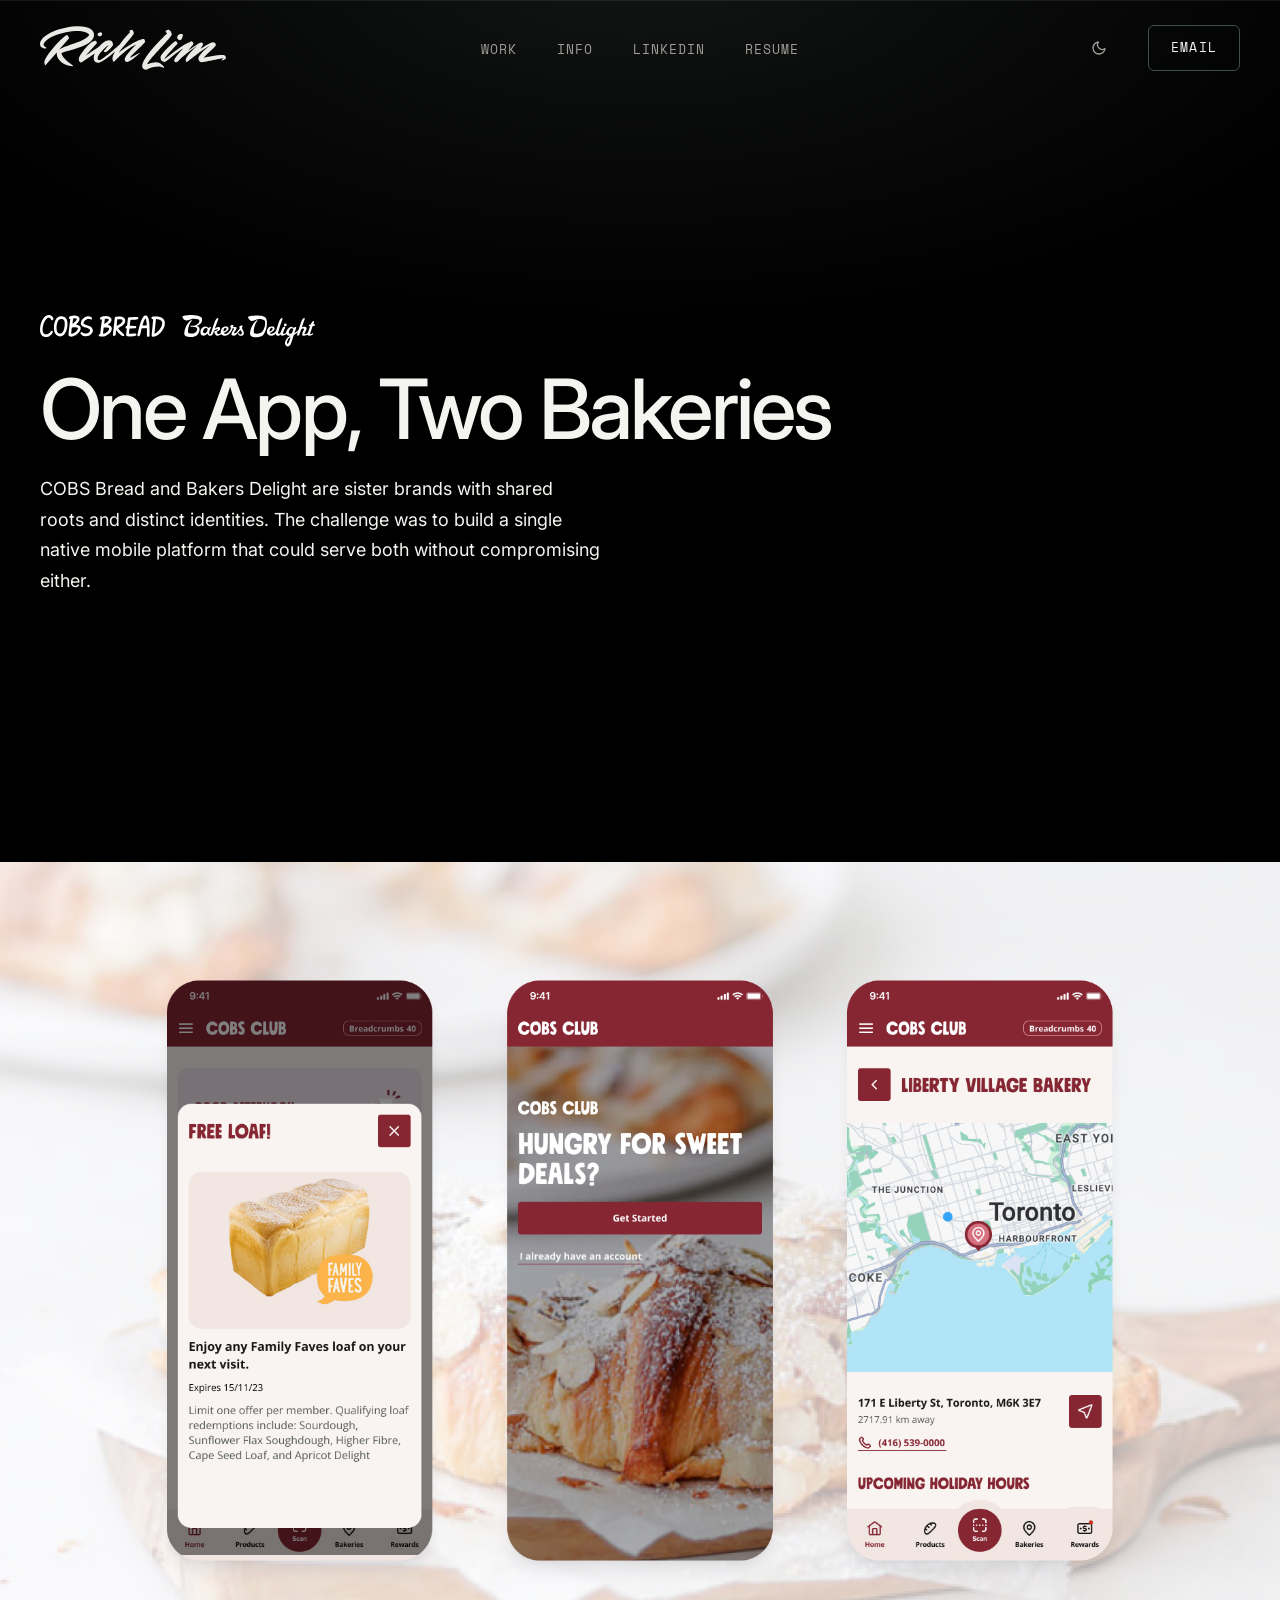
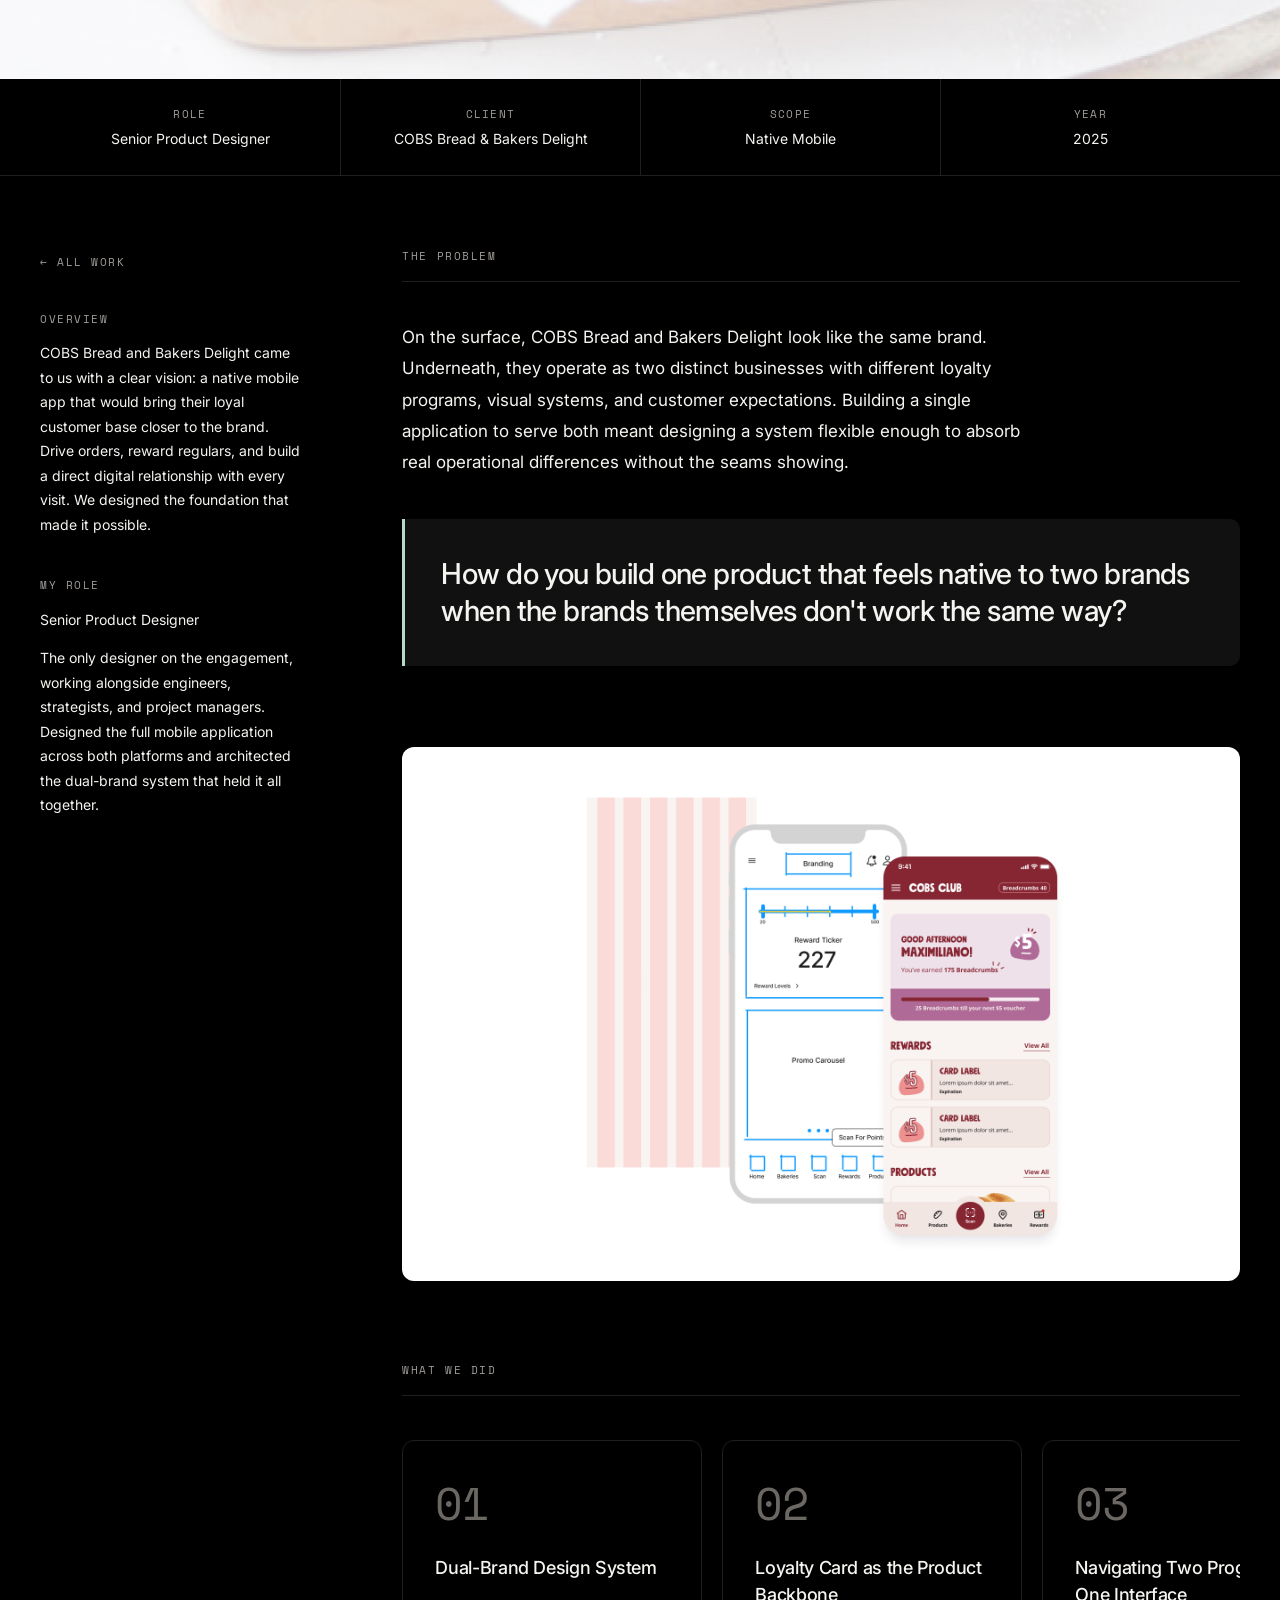
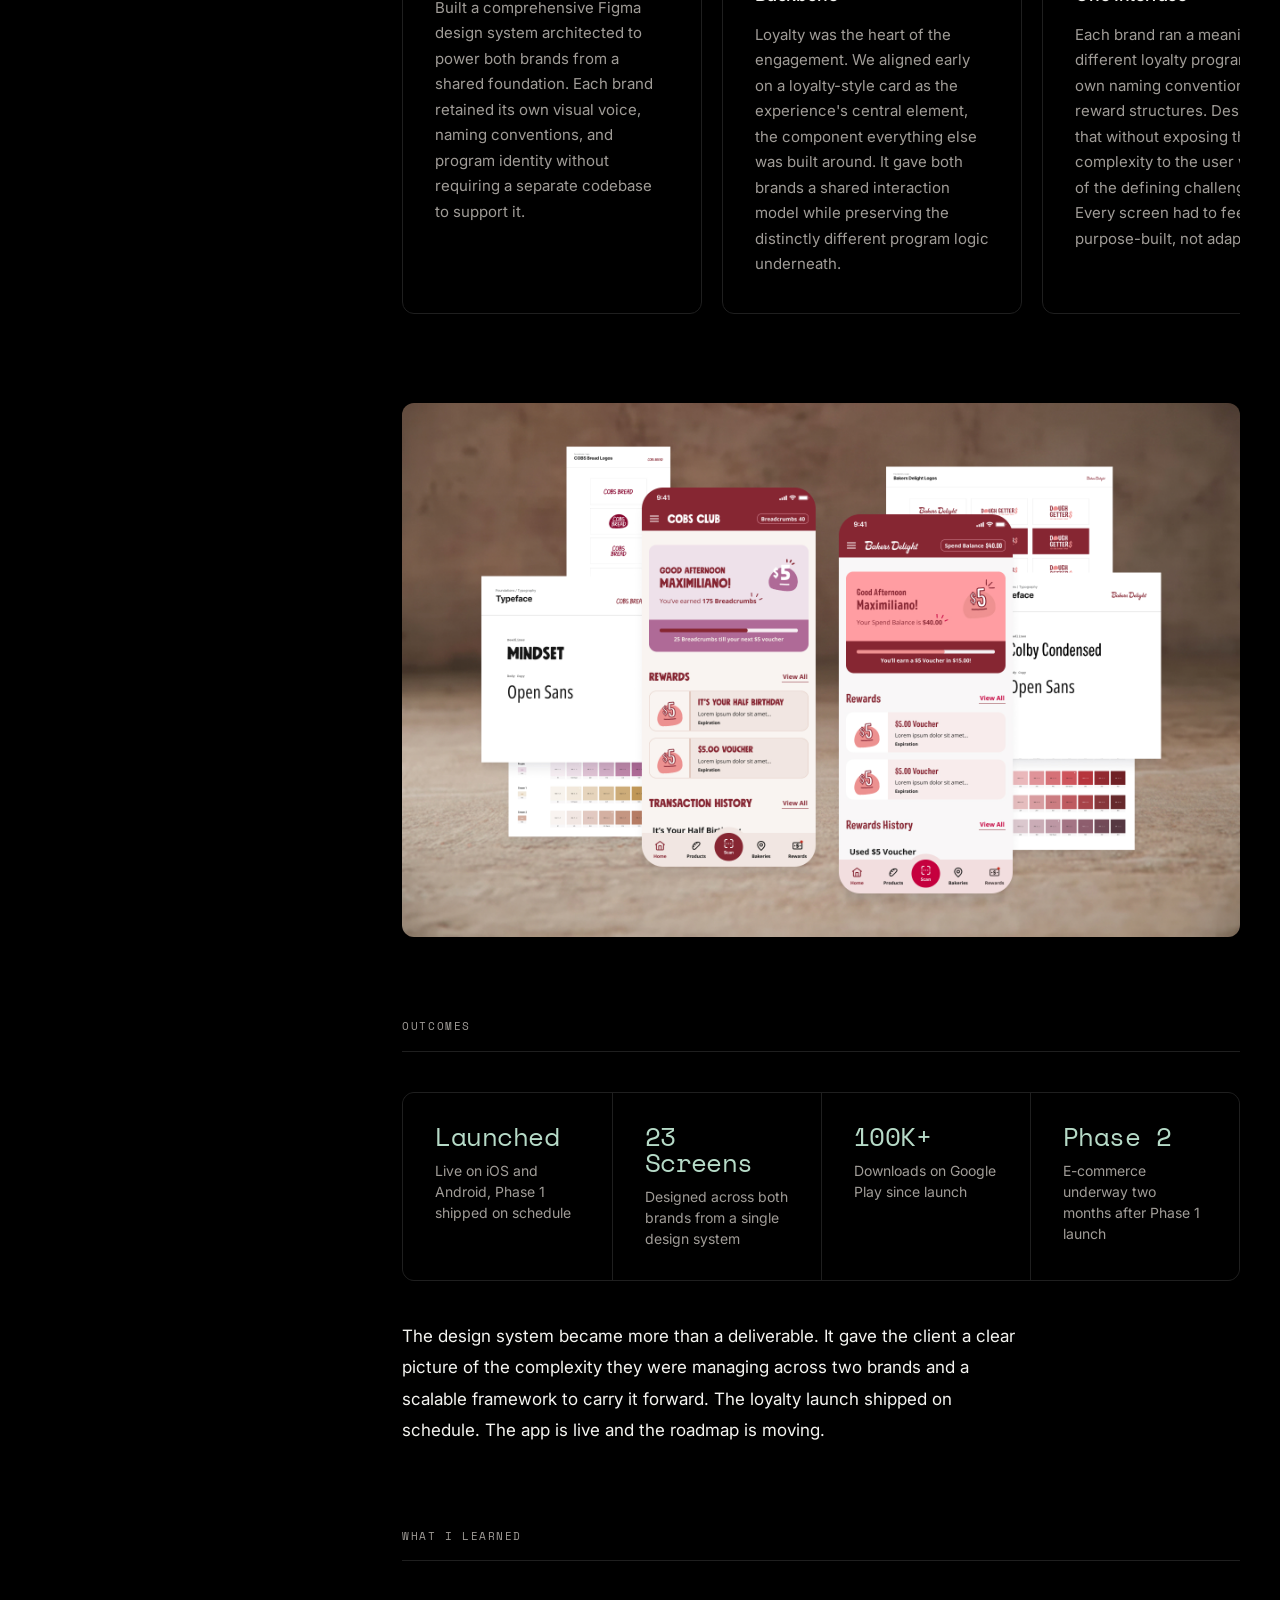
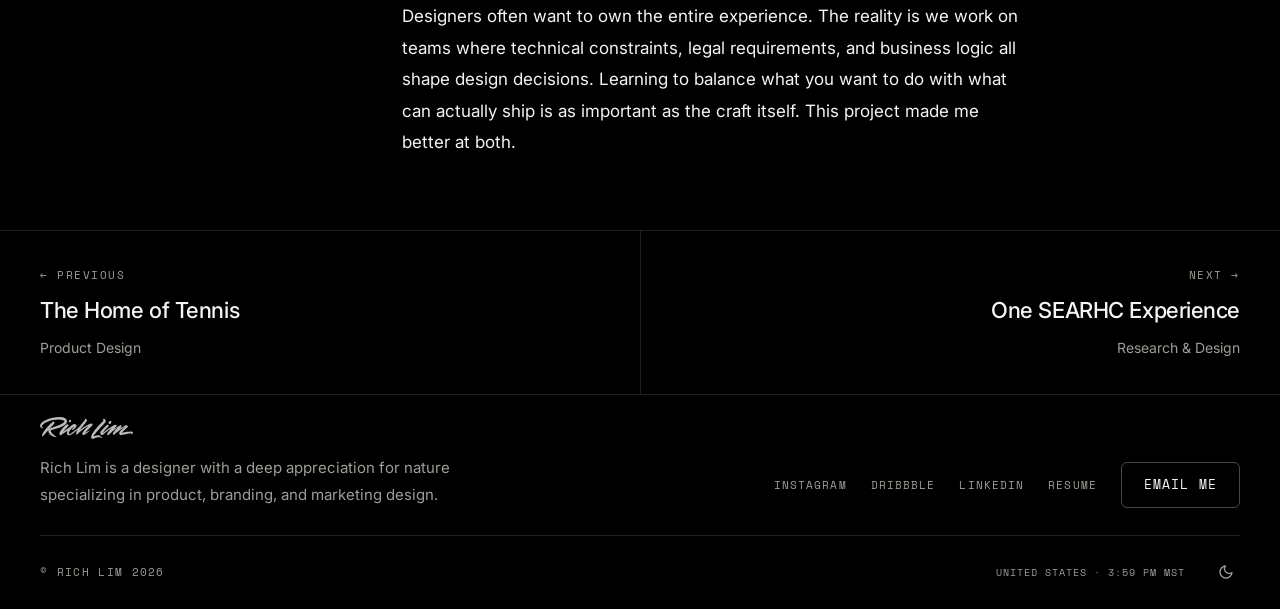
<file: cobs-bread/index.html>
<!DOCTYPE html>
<html lang="en">
<head>
  <!-- Theme init: must run before CSS to prevent flash of wrong theme -->
  <script>if(localStorage.getItem('rl-theme')==='light')document.documentElement.setAttribute('data-theme','light');</script>
  <meta charset="UTF-8" />
  <meta name="viewport" content="width=device-width, initial-scale=1.0" />
  <title>One App, Two Bakeries · Rich Lim</title>
  <link rel="icon" type="image/svg+xml" href="/favicon.svg" />
  <meta name="description" content="A single native mobile platform built to serve two sister brands, COBS Bread and Bakers Delight, without compromising either." />

  <link rel="preconnect" href="https://fonts.googleapis.com" />
  <link rel="preconnect" href="https://fonts.gstatic.com" crossorigin />
  <link href="https://fonts.googleapis.com/css2?family=Inter:wght@400;500;600&family=Space+Mono&display=swap" rel="stylesheet" />
  <link rel="stylesheet" href="/shared.css" />

  <style>
    /* ─── TOKENS ─────────────────────────────────────────────────────── */
    :root {
      --bg:          #000000;
      --surface:     #111111;
      --border:      #1f1f1f;
      --border-dim:  rgba(255,255,255,0.05);
      --text:        #F4F4F0;
      --text-dim:    #a09c97;
      --text-sub:    #6b6763;
      --accent:      #B6DAC7;

      --sans:  'Inter', system-ui, sans-serif;
      --mono:  'Space Mono', 'Courier New', monospace;

      --max-w: 1600px;
      --px:    clamp(1rem, 2.5vw, 2.5rem);
    }

    /* ─── BASE ───────────────────────────────────────────────────────── */
    *, *::before, *::after { box-sizing: border-box; margin: 0; padding: 0; }
    html { font-size: 16px; scroll-behavior: smooth; }
    body {
      background-color: var(--bg);
      background-image: radial-gradient(ellipse 90% 60% at 50% -5%, rgba(182,218,199,0.10) 0%, rgba(182,218,199,0.03) 45%, transparent 70%);
      background-attachment: fixed;
      color: var(--text);
      font-family: var(--sans);
      line-height: 1.5;
      -webkit-font-smoothing: antialiased;
      -moz-osx-font-smoothing: grayscale;
    }
    a { color: inherit; text-decoration: none; }
    ul { list-style: none; }

    /* ─── CUSTOM CURSOR ──────────────────────────────────────────────── */
    .cursor-dot {
      position: fixed; left: -200px; top: -200px;
      width: 10px; height: 10px;
      background: var(--accent); border-radius: 50%;
      pointer-events: none; z-index: 9999;
      transform: translate(-50%, -50%);
      will-change: left, top;
      transition: width 0.2s ease, height 0.2s ease, background 0.2s ease;
    }
    .cursor-ring {
      position: fixed; left: -200px; top: -200px;
      width: 30px; height: 30px;
      border: 1px solid rgba(182,218,199,0.3);
      border-radius: 50%;
      pointer-events: none; z-index: 9998;
      transform: translate(-50%, -50%);
      will-change: left, top;
      transition: width 0.35s ease, height 0.35s ease,
                  border-color 0.35s ease, background 0.35s ease;
    }
    .cursor-dot.is-hover { width: 16px; height: 16px; background: var(--text); }
    .cursor-ring.is-hover {
      width: 50px; height: 50px;
      border-color: rgba(182,218,199,0.15);
      background: rgba(182,218,199,0.03);
    }
    @media (hover: none), (pointer: coarse) {
      .cursor-dot, .cursor-ring { display: none; }
      body { cursor: auto; }
    }

    /* ─── ACCESSIBILITY ──────────────────────────────────────────────── */
    .skip-link {
      position: absolute; top: -100%; left: 1rem; z-index: 9999;
      padding: 0.5rem 1.25rem;
      background: var(--accent); color: var(--bg);
      font-family: var(--sans); font-size: 0.875rem; font-weight: 500;
      transition: top 0.2s;
    }
    .skip-link:focus { top: 1rem; }
    :focus-visible { outline: 2px solid var(--accent); outline-offset: 3px; }
    :focus:not(:focus-visible) { outline: none; }

    /* ─── LAYOUT ─────────────────────────────────────────────────────── */
    .wrap { max-width: var(--max-w); margin: 0 auto; padding: 0 40px; }

    /* ─── NAV ────────────────────────────────────────────────────────── */
    .site-header {
      position: sticky; top: 0; z-index: 100;
      background: transparent;
      border-top: 1px solid rgba(255,255,255,0.07);
    }
    @media (min-width: 900px) {
      .site-header { will-change: transform; }
    }
    .nav-inner { display: flex; justify-content: space-between; align-items: center; padding: 1.5rem 0; }
    .wordmark { display: flex; align-items: center; }
    .wordmark img { height: 2.75rem; width: auto; }
    .nav-links { display: flex; align-items: center; gap: 2.5rem; }
    .nav-links a {
      font-family: var(--mono); font-size: 0.8125rem;
      letter-spacing: 0.08em; text-transform: uppercase;
      color: var(--text-dim); transition: color 0.15s;
    }
    .nav-links a:hover { color: var(--text); }
    .nav-links a[aria-current="page"] {
      color: var(--text);
      text-decoration: underline;
      text-decoration-color: var(--accent);
      text-decoration-thickness: 1px;
      text-underline-offset: 3px;
    }
    .nav-ext { display: inline-flex; align-items: baseline; gap: 0.2em; }
    .nav-ext-icon { font-size: 0.75em; line-height: 1; color: var(--text-dim); transition: color 0.15s; }
    .nav-links a:hover .nav-ext-icon { color: var(--text); }
    .nav-links .nav-cta {
      color: var(--text);
      background: transparent;
      border-color: rgba(182, 218, 199, 0.35);
    }

    /* Applied when custom cursor JS initialises */
    body.js-cursor { cursor: none; }
    body.js-cursor .nav-toggle { cursor: none; }

    /* ─── HAMBURGER ──────────────────────────────────────────────────── */
    .nav-toggle {
      display: none; flex-direction: column; justify-content: center;
      gap: 5px; width: 40px; height: 40px;
      background: none; border: none; padding: 0.5rem; cursor: pointer;
      z-index: 9997; position: relative; flex-shrink: 0;
    }
    .hamburger-line {
      display: block; width: 20px; height: 1.5px;
      background: var(--text); border-radius: 1px; transform-origin: center;
      transition: transform 0.3s cubic-bezier(0.23, 1, 0.32, 1), opacity 0.2s ease;
    }
    .nav-toggle.is-open .hamburger-line:nth-child(1) { transform: translateY(6.5px) rotate(45deg); }
    .nav-toggle.is-open .hamburger-line:nth-child(2) { opacity: 0; transform: scaleX(0); }
    .nav-toggle.is-open .hamburger-line:nth-child(3) { transform: translateY(-6.5px) rotate(-45deg); }

    /* ─── BACK LINK (in sidebar) ────────────────────────────────────── */
    .cs-back-btn {
      display: inline-flex; align-items: center; gap: 0.5rem;
      font-family: var(--mono); font-size: 0.6875rem;
      letter-spacing: 0.14em; text-transform: uppercase;
      color: var(--text-dim); transition: color 0.15s;
      margin-bottom: 2.5rem;
    }
    .cs-back-btn:hover { color: var(--text); }

    /* ─── SCROLL REVEAL ──────────────────────────────────────────────── */
    @media (prefers-reduced-motion: no-preference) {
      .fade { opacity: 0; transform: translateY(22px); transition: opacity 0.7s ease, transform 0.7s ease; }
      .fade.visible { opacity: 1; transform: none; }
    }

    /* ─── IMAGE PLACEHOLDER ──────────────────────────────────────────── */
    .placeholder {
      background: var(--surface); position: relative; overflow: hidden;
    }
    .placeholder::before {
      content: '';
      position: absolute; inset: 0;
      background-image:
        linear-gradient(rgba(255,255,255,0.016) 1px, transparent 1px),
        linear-gradient(90deg, rgba(255,255,255,0.016) 1px, transparent 1px);
      background-size: 48px 48px;
      pointer-events: none;
    }
    .placeholder-lbl {
      position: absolute; bottom: 1.25rem; left: 1.25rem;
      font-family: var(--mono); font-size: 0.5625rem;
      letter-spacing: 0.2em; text-transform: uppercase;
      color: var(--text-sub);
    }

    /* ─── CASE STUDY HERO ────────────────────────────────────────────── */
    .cs-hero {
      padding-bottom: 0;
    }
    .cs-hero-inner {
      position: relative;
    }
    .cs-hero-head {
      display: flex;
      flex-direction: column;
      align-items: flex-start;
      gap: 1.25rem;
      margin-bottom: 1.5rem;
    }
    .cs-hero-title {
      font-family: var(--sans);
      font-size: clamp(2.625rem, 6.5vw, 5.5rem);
      font-weight: 500;
      line-height: 1;
      letter-spacing: -0.035em;
      color: var(--text);
    }
    .cs-hero-title em {
      font-style: normal;
      color: var(--text);
    }
    .cs-hero-logo {
      height: 32px;
      width: auto;
      display: block;
    }
    @media (max-width: 640px) {
      .cs-hero-logo { height: 24px; }
    }
    .cs-hero-subtitle {
      font-size: clamp(1rem, 1.5vw, 1.125rem);
      line-height: 1.7;
      color: var(--text);
      max-width: 560px;
      margin-bottom: clamp(2rem, 5vh, 4rem);
    }

    /* ─── HERO IMAGE ─────────────────────────────────────────────────── */
    .cs-hero-image {
      width: 100%;
      overflow: hidden;
    }
    .cs-hero-image img {
      width: 100%;
      height: auto;
      display: block;
    }

    /* ─── META BAR ───────────────────────────────────────────────────── */
    .cs-meta {
      position: sticky;
      top: 0;
      z-index: 101;
      background: var(--bg);
      border-bottom: 1px solid var(--border);
    }
    .cs-meta-inner {
      display: grid;
      grid-template-columns: repeat(4, 1fr);
    }
    .cs-meta-item {
      padding: clamp(1.5rem, 3vh, 2.25rem) clamp(1rem, 2vw, 1.5rem);
      display: flex; flex-direction: column; gap: 0.5rem;
      align-items: center; text-align: center;
    }
    .cs-meta-item + .cs-meta-item {
      border-left: 1px solid var(--border);
    }
    .cs-meta-label {
      font-family: var(--mono); font-size: 0.6875rem;
      letter-spacing: 0.12em; text-transform: uppercase;
      color: var(--text-dim);
    }
    .cs-meta-value {
      font-family: var(--sans); font-size: 0.875rem;
      font-weight: 400; line-height: 1.3; color: var(--text);
    }

    /* ─── BODY LAYOUT ────────────────────────────────────────────────── */
    .cs-body {
      display: grid;
      grid-template-columns: 260px 1fr;
      gap: clamp(4rem, 8vw, 8rem);
      align-items: start;
      padding-top: clamp(4rem, 8vh, 7rem);
      padding-bottom: clamp(4rem, 8vh, 7rem);
    }

    /* ─── SIDEBAR ────────────────────────────────────────────────────── */
    .cs-sidebar {
      position: sticky;
      top: 6rem;
    }
    .cs-sidebar-section {
      display: flex; flex-direction: column; gap: 0.875rem;
    }
    .cs-sidebar-section + .cs-sidebar-section {
      margin-top: 2.5rem;
      padding-top: 0;
    }
    .cs-sidebar-label {
      font-family: var(--mono); font-size: 0.6875rem;
      letter-spacing: 0.14em; text-transform: uppercase;
      color: var(--text-dim);
    }
    .cs-sidebar-text {
      font-size: 0.875rem;
      line-height: 1.75; color: var(--text);
    }
    .cs-sidebar-role {
      font-size: 0.875rem; color: var(--text);
    }
    .cs-sidebar-stat {
      display: flex; flex-direction: column; gap: 0.25rem;
    }
    .cs-sidebar-stat-val {
      font-family: var(--mono); font-size: 0.875rem;
      color: var(--text); letter-spacing: -0.01em;
    }
    .cs-sidebar-stat-lbl {
      font-size: 0.8125rem; line-height: 1.5; color: var(--text-dim);
    }

    /* ─── MAIN CONTENT ───────────────────────────────────────────────── */
    .cs-content {
      display: flex; flex-direction: column;
      gap: clamp(4rem, 9vh, 7rem);
      min-width: 0;
    }
    .cs-section { display: flex; flex-direction: column; gap: 2.5rem; }
    .cs-section-label {
      font-family: var(--mono); font-size: 0.6875rem;
      letter-spacing: 0.14em; text-transform: uppercase;
      color: var(--text-dim);
      padding-bottom: 1rem;
      border-bottom: 1px solid var(--border);
    }
    .cs-pullquote {
      font-family: var(--sans);
      font-size: clamp(1.25rem, 2.25vw, 1.875rem);
      font-weight: 500; font-style: normal;
      line-height: 1.3; letter-spacing: -0.02em;
      color: var(--text);
    }
    .cs-pullquote-box {
      background: var(--surface);
      border-left: 3px solid var(--accent);
      border-radius: 0 10px 10px 0;
      padding: 2.25rem 2.25rem;
    }

    /* ─── WHAT WE DID CARDS ──────────────────────────────────────────── */
    .cs-work-grid {
      display: flex;
      gap: 1.25rem;
      overflow-x: auto;
      padding-top: 0.25rem;
      padding-bottom: 0.5rem;
      padding-left: 0;
      padding-right: 2rem;
      scroll-snap-type: x mandatory;
      scrollbar-width: none;
      -ms-overflow-style: none;
    }
    .cs-work-grid::-webkit-scrollbar { display: none; }
    .cs-work-card {
      flex: 0 0 clamp(240px, 26vw, 300px);
      background: var(--bg);
      border: 1px solid var(--border);
      border-radius: 12px;
      padding: 2.5rem 2rem 2.25rem;
      scroll-snap-align: start;
    }
    .cs-work-card-num {
      font-family: var(--mono);
      font-size: clamp(2rem, 3.5vw, 3rem);
      font-weight: 400; line-height: 1;
      letter-spacing: -0.03em;
      color: var(--text-sub);
      margin-bottom: 1.75rem;
    }
    .cs-work-card-title {
      font-family: var(--sans); font-size: clamp(1rem, 1.5vw, 1.125rem);
      font-weight: 500; letter-spacing: -0.02em; margin-bottom: 0.875rem;
      color: var(--text);
    }
    .cs-work-card-desc {
      font-family: var(--sans); font-size: 0.9375rem;
      line-height: 1.7; color: var(--text-dim);
    }

    /* ─── OUTCOMES ───────────────────────────────────────────────────── */
    .cs-closing-quote {
      font-family: var(--sans);
      font-size: clamp(1.125rem, 2vw, 1.5rem);
      font-weight: 400; font-style: normal;
      line-height: 1.6; letter-spacing: -0.015em;
      color: var(--text);
      padding-left: 1.5rem;
      border-left: 2px solid var(--border);
      margin-top: 0.5rem;
    }

    /* ─── IN-CONTENT IMAGE ───────────────────────────────────────────── */
    .cs-image {
      width: 100%;
      border-radius: 12px;
      overflow: hidden;
    }
    .cs-image img {
      width: 100%;
      height: auto;
      display: block;
    }

    /* ─── PAGINATION ─────────────────────────────────────────────────── */
    .cs-pagination {
      border-top: 1px solid var(--border);
    }
    .cs-pagination-inner {
      display: grid; grid-template-columns: 1fr 1fr;
      min-height: 140px;
    }
    .cs-pag-item {
      display: flex; flex-direction: column; justify-content: center;
      padding: clamp(2rem, 4vh, 3rem) 0;
      gap: 0.625rem;
    }
    .cs-pag-item + .cs-pag-item {
      border-left: 1px solid var(--border);
      padding-left: clamp(1.5rem, 3vw, 3rem);
      align-items: flex-end;
      text-align: right;
      transition: border-color 0.2s ease;
    }
    .cs-pag-item + .cs-pag-item:hover { border-left-color: var(--accent); }
    .cs-pag-direction {
      font-family: var(--mono); font-size: 0.6875rem;
      letter-spacing: 0.14em; text-transform: uppercase;
      color: var(--text-dim);
      display: flex; align-items: center; gap: 0.5rem;
      transition: color 0.2s ease;
    }
    .cs-pag-item:last-child .cs-pag-direction {
      justify-content: flex-end;
    }
    .cs-pag-title {
      font-family: var(--sans);
      font-size: clamp(1rem, 2vw, 1.375rem);
      font-weight: 500; letter-spacing: -0.02em;
      color: var(--text);
      transition: color 0.2s ease;
    }
    .cs-pag-sub {
      font-size: 0.875rem; color: var(--text-dim);
      transition: color 0.2s ease;
    }
    .cs-pag-item:hover .cs-pag-title { color: var(--accent); }

    /* ─── FOOTER ─────────────────────────────────────────────────────── */
    .site-footer {
      border-top: 1px solid var(--border);
      padding: clamp(1.25rem, 2.5vh, 2rem) 0;
    }
    .footer-inner {
      display: flex; align-items: center; justify-content: space-between;
      gap: 1rem; flex-wrap: wrap;
    }
    .footer-copy, .footer-tz {
      font-family: var(--mono); font-size: 0.6875rem;
      letter-spacing: 0.12em; text-transform: uppercase;
      color: var(--text-dim);
    }

    /* ─── MOBILE ─────────────────────────────────────────────────────── */
    @media (max-width: 900px) {
      .cs-body {
        grid-template-columns: 1fr;
        gap: clamp(3rem, 6vh, 5rem);
      }
      .cs-sidebar { position: static; }
      .cs-sidebar-section + .cs-sidebar-section {
        display: grid; grid-template-columns: 1fr 1fr;
        align-items: start; gap: 1rem;
        margin-top: 0;
        padding-top: 1.25rem;
        border-top: 1px solid var(--border);
      }
      .cs-sidebar-section:first-child {
        display: grid; grid-template-columns: 1fr 1fr;
        align-items: start; gap: 1rem;
      }
    }
    @media (max-width: 768px) {
      .wrap { padding: 0 20px; }
      .wordmark img { height: 2.25rem; }
      .nav-ext-secondary { display: none; }
      .nav-links { gap: 1.75rem; }
      .cs-meta { position: static; }
      .cs-back-btn { margin-top: 1.5rem; display: block; }
      .cs-pagination { margin-top: 2rem; }
      .cs-meta-inner { grid-template-columns: repeat(2, 1fr); }
      .cs-meta-item:nth-child(3) { border-left: none; }
      .cs-meta-item:nth-child(3),
      .cs-meta-item:nth-child(4) {
        border-top: 1px solid var(--border);
      }
    }

    @media (max-width: 640px) {
      .nav-toggle { display: flex; }
      #nav-menu {
        position: fixed; inset: 0;
        background: var(--bg);
        flex-direction: column; align-items: center; justify-content: center;
        gap: 2rem; z-index: 9996;
        opacity: 0; pointer-events: none;
        transition: opacity 0.3s ease;
      }
      #nav-menu.is-open { opacity: 1; pointer-events: auto; }
      #nav-menu a { font-size: 1.125rem; letter-spacing: 0.04em; }
      #nav-menu li.nav-ext-secondary { display: block; }
      #nav-menu .nav-cta { padding: 0.875rem 2rem; font-size: 0.875rem; }
      body.nav-is-open { overflow: hidden; }
      .cs-hero-title { font-size: clamp(3rem, 12vw, 4.5rem); }
      .cs-hero-image img { aspect-ratio: 3 / 4; object-fit: cover; object-position: center top; }
      .cs-image img { aspect-ratio: 3 / 4; object-fit: cover; object-position: center top; }
      .cs-sidebar-section,
      .cs-sidebar-section + .cs-sidebar-section,
      .cs-sidebar-section:first-child { display: flex; flex-direction: column; gap: 0.75rem; }
      .cs-sidebar-section + .cs-sidebar-section { border-top: 1px solid var(--border); padding-top: 1.25rem; }
      .cs-work-card { flex: 0 0 min(280px, 80vw); }
    }
    @media (max-width: 500px) {
      .cs-meta-inner { grid-template-columns: 1fr 1fr; }
      .cs-pagination-inner { grid-template-columns: 1fr; }
      .cs-pag-item + .cs-pag-item {
        border-left: none; border-top: 1px solid var(--border);
        padding-left: 0; align-items: flex-start; text-align: left;
      }
      .cs-pag-item:last-child .cs-pag-direction { justify-content: flex-start; }
    }
  </style>
</head>
<body>

  <a class="skip-link" href="#main">Skip to content</a>
  <div class="cursor-dot" aria-hidden="true"></div>
  <div class="cursor-ring" aria-hidden="true"></div>

  <!-- ═══════════════════════════════════════════════════════
       HEADER / NAV
  ═══════════════════════════════════════════════════════ -->
  <header class="site-header" id="site-header" role="banner"></header>
  <script src="/nav.js"></script>

  <main id="main">

    <!-- ═══════════════════════════════════════════════════════
         HERO
    ═══════════════════════════════════════════════════════ -->
    <section class="cs-hero" aria-labelledby="cs-title">
      <div class="cs-hero-inner wrap page-hero-inner">

<div class="cs-hero-head">
          <img class="cs-hero-logo" src="/bdh-logos.svg" alt="COBS Bread &amp; Bakers Delight" />
          <h1 class="cs-hero-title" id="cs-title">
            One App, <em>Two Bakeries</em>
          </h1>
        </div>

        <p class="cs-hero-subtitle">COBS Bread and Bakers Delight are sister brands with shared roots and distinct identities. The challenge was to build a single native mobile platform that could serve both without compromising either.</p>

      </div>

      <div class="cs-hero-image">
        <img src="/bdh-hero.jpg" alt="One App, Two Bakeries, COBS Bread &amp; Bakers Delight mobile application" loading="eager" fetchpriority="high" />
      </div>
    </section>

    <!-- ═══════════════════════════════════════════════════════
         META BAR
    ═══════════════════════════════════════════════════════ -->
    <section class="cs-meta" aria-label="Project details">
      <div class="wrap">
        <div class="cs-meta-inner">
          <div class="cs-meta-item">
            <span class="cs-meta-label card-meta-lbl">Role</span>
            <span class="cs-meta-value card-meta-val">Senior Product Designer</span>
          </div>
          <div class="cs-meta-item">
            <span class="cs-meta-label card-meta-lbl">Client</span>
            <span class="cs-meta-value card-meta-val">COBS Bread &amp; Bakers Delight</span>
          </div>
          <div class="cs-meta-item">
            <span class="cs-meta-label card-meta-lbl">Scope</span>
            <span class="cs-meta-value card-meta-val">Native Mobile</span>
          </div>
          <div class="cs-meta-item">
            <span class="cs-meta-label card-meta-lbl">Year</span>
            <span class="cs-meta-value card-meta-val">2025</span>
          </div>
        </div>
      </div>
    </section>

    <!-- ═══════════════════════════════════════════════════════
         BODY — SIDEBAR + CONTENT
    ═══════════════════════════════════════════════════════ -->
    <div class="cs-body wrap">

      <!-- SIDEBAR -->
      <aside class="cs-sidebar" aria-label="Project overview">
        <a href="/#work" class="cs-back-btn" aria-label="Back to all work">← All Work</a>
        <div class="cs-sidebar-section fade">
          <p class="cs-sidebar-label">Overview</p>
          <p class="cs-sidebar-text">COBS Bread and Bakers Delight came to us with a clear vision: a native mobile app that would bring their loyal customer base closer to the brand. Drive orders, reward regulars, and build a direct digital relationship with every visit. We designed the foundation that made it possible.</p>
        </div>
<div class="cs-sidebar-section fade">
          <p class="cs-sidebar-label">My Role</p>
          <p class="cs-sidebar-text cs-sidebar-role">Senior Product Designer</p>
          <p class="cs-sidebar-text">The only designer on the engagement, working alongside engineers, strategists, and project managers. Designed the full mobile application across both platforms and architected the dual-brand system that held it all together.</p>
        </div>
      </aside>

      <!-- MAIN CONTENT -->
      <div class="cs-content">

        <!-- THE PROBLEM -->
        <section class="cs-section fade" aria-labelledby="cs-problem">
          <p class="cs-section-label" id="cs-problem">The Problem</p>
          <p class="body-text">On the surface, COBS Bread and Bakers Delight look like the same brand. Underneath, they operate as two distinct businesses with different loyalty programs, visual systems, and customer expectations. Building a single application to serve both meant designing a system flexible enough to absorb real operational differences without the seams showing.</p>
          <div class="cs-pullquote-box">
            <blockquote class="cs-pullquote">
              How do you build one product that feels native to two brands when the brands themselves don't work the same way?
            </blockquote>
          </div>
        </section>

        <figure class="cs-image fade">
          <img src="/bdh-product-1.jpg" alt="COBS Bread &amp; Bakers Delight dual-brand design system" loading="lazy" />
        </figure>

        <!-- WHAT WE DID -->
        <section class="cs-section fade" aria-labelledby="cs-work">
          <p class="cs-section-label" id="cs-work">What We Did</p>
          <div class="cs-work-grid" role="list">

            <div class="cs-work-card" role="listitem">
              <div class="cs-work-card-num" aria-hidden="true">01</div>
              <h2 class="cs-work-card-title">Dual-Brand Design System</h2>
              <p class="cs-work-card-desc">Built a comprehensive Figma design system architected to power both brands from a shared foundation. Each brand retained its own visual voice, naming conventions, and program identity without requiring a separate codebase to support it.</p>
            </div>

            <div class="cs-work-card" role="listitem">
              <div class="cs-work-card-num" aria-hidden="true">02</div>
              <h2 class="cs-work-card-title">Loyalty Card as the Product Backbone</h2>
              <p class="cs-work-card-desc">Loyalty was the heart of the engagement. We aligned early on a loyalty-style card as the experience's central element, the component everything else was built around. It gave both brands a shared interaction model while preserving the distinctly different program logic underneath.</p>
            </div>

            <div class="cs-work-card" role="listitem">
              <div class="cs-work-card-num" aria-hidden="true">03</div>
              <h2 class="cs-work-card-title">Navigating Two Programs, One Interface</h2>
              <p class="cs-work-card-desc">Each brand ran a meaningfully different loyalty program with its own naming conventions and reward structures. Designing for that without exposing the complexity to the user was one of the defining challenges. Every screen had to feel purpose-built, not adapted.</p>
            </div>

            <div class="cs-work-card" role="listitem">
              <div class="cs-work-card-num" aria-hidden="true">04</div>
              <h2 class="cs-work-card-title">Technical Constraints as UX Decisions</h2>
              <p class="cs-work-card-desc">Account deletion became an unexpectedly significant design problem. What started as a legal and technical question reshaped flows, components, and the overall journey. It was a clear example of how technical limitations drive UX decisions in ways no brief anticipates.</p>
            </div>

            <div class="cs-work-card" role="listitem">
              <div class="cs-work-card-num" aria-hidden="true">05</div>
              <h2 class="cs-work-card-title">Phased Product Strategy</h2>
              <p class="cs-work-card-desc">The engagement was structured in deliberate phases with loyalty as the first major milestone. E-commerce was scoped and positioned as the logical next step, now actively underway following a successful Phase 1 launch.</p>
            </div>

          </div>
        </section>

        <figure class="cs-image fade">
          <img src="/bdh-product-2.jpg" alt="COBS Bread &amp; Bakers Delight mobile application screens" loading="lazy" />
        </figure>

        <!-- OUTCOMES -->
        <section class="cs-section fade" aria-labelledby="cs-outcomes">
          <p class="cs-section-label" id="cs-outcomes">Outcomes</p>

          <div class="cs-outcomes" role="list">
            <div class="cs-outcome" role="listitem">
              <span class="cs-outcome-val">Launched</span>
              <p class="cs-outcome-label">Live on iOS and Android, Phase 1 shipped on schedule</p>
            </div>
            <div class="cs-outcome" role="listitem">
              <span class="cs-outcome-val">23 Screens</span>
              <p class="cs-outcome-label">Designed across both brands from a single design system</p>
            </div>
            <div class="cs-outcome" role="listitem">
              <span class="cs-outcome-val">100K+</span>
              <p class="cs-outcome-label">Downloads on Google Play since launch</p>
            </div>
            <div class="cs-outcome" role="listitem">
              <span class="cs-outcome-val">Phase 2</span>
              <p class="cs-outcome-label">E-commerce underway two months after Phase 1 launch</p>
            </div>
          </div>

          <p class="body-text">
            The design system became more than a deliverable. It gave the client a clear picture of the complexity they were managing across two brands and a scalable framework to carry it forward. The loyalty launch shipped on schedule. The app is live and the roadmap is moving.
          </p>
        </section>

        <!-- WHAT I LEARNED -->
        <section class="cs-section fade" aria-labelledby="cs-learned">
          <p class="cs-section-label" id="cs-learned">What I Learned</p>
          <p class="body-text">Designers often want to own the entire experience. The reality is we work on teams where technical constraints, legal requirements, and business logic all shape design decisions. Learning to balance what you want to do with what can actually ship is as important as the craft itself. This project made me better at both.</p>
        </section>

      </div>
    </div>

    <!-- ═══════════════════════════════════════════════════════
         PAGINATION
    ═══════════════════════════════════════════════════════ -->
    <nav class="cs-pagination" aria-label="Case study navigation">
      <div class="wrap">
        <div class="cs-pagination-inner">

          <a href="/tennis" class="cs-pag-item" aria-label="Previous case study: The Home of Tennis">
            <span class="cs-pag-direction">← Previous</span>
            <span class="cs-pag-title">The Home of Tennis</span>
            <span class="cs-pag-sub">Product Design</span>
          </a>

          <a href="/searhc" class="cs-pag-item" aria-label="Next case study: One SEARHC Experience">
            <span class="cs-pag-direction">Next →</span>
            <span class="cs-pag-title">One SEARHC Experience</span>
            <span class="cs-pag-sub">Research &amp; Design</span>
          </a>

        </div>
      </div>
    </nav>

    <div id="prefooter"></div>

  </main>

  <!-- ═══════════════════════════════════════════════════════
       FOOTER
  ═══════════════════════════════════════════════════════ -->
  <footer class="site-footer" id="site-footer" role="contentinfo"></footer>

  <script src="/prefooter.js"></script>
  <script src="/footer.js"></script>
  <script>
    /* ─── CUSTOM CURSOR ─────────────────────────────────── */
    const dot  = document.querySelector('.cursor-dot');
    const ring = document.querySelector('.cursor-ring');
    if (dot && ring && window.matchMedia('(hover: hover) and (pointer: fine)').matches) {
      document.body.classList.add('js-cursor');

      let mx = -200, my = -200, rx = -200, ry = -200;
      document.addEventListener('mousemove', e => { mx = e.clientX; my = e.clientY; });
      function lerp(a, b, t) { return a + (b - a) * t; }
      (function loop() {
        dot.style.left  = mx + 'px';
        dot.style.top   = my + 'px';
        rx = lerp(rx, mx, 0.12);
        ry = lerp(ry, my, 0.12);
        ring.style.left = rx + 'px';
        ring.style.top  = ry + 'px';
        requestAnimationFrame(loop);
      })();
      document.querySelectorAll('a, button, [role="button"], input, select, textarea').forEach(el => {
        el.addEventListener('mouseenter', () => { dot.classList.add('is-hover'); ring.classList.add('is-hover'); });
        el.addEventListener('mouseleave', () => { dot.classList.remove('is-hover'); ring.classList.remove('is-hover'); });
      });
    }

    /* ─── STICKY META / PUSH NAV ────────────────────────── */
    (function () {
      var header  = document.querySelector('.site-header');
      var metaBar = document.querySelector('.cs-meta');
      var sidebar = document.querySelector('.cs-sidebar');
      if (!header || !metaBar) return;

      function setSidebarTop() {
        if (sidebar) sidebar.style.top = (metaBar.offsetHeight + 24) + 'px';
      }
      setSidebarTop();
      window.addEventListener('resize', setSidebarTop, { passive: true });

      if (!window.matchMedia('(min-width: 900px)').matches) return;

      var navH = header.offsetHeight;

      function pushNav() {
        var top = metaBar.getBoundingClientRect().top;
        if (top > navH) {
          header.style.transform = '';
        } else if (top >= 0) {
          var ratio = (navH - top) / navH;
          header.style.transform = 'translateY(' + (-ratio * navH) + 'px)';
        } else {
          header.style.transform = 'translateY(-' + navH + 'px)';
        }
      }

      window.addEventListener('scroll', pushNav, { passive: true });
      pushNav();
    })();

    /* ─── SCROLL REVEAL ─────────────────────────────────── */
    const observer = new IntersectionObserver(entries => {
      entries.forEach(e => { if (e.isIntersecting) { e.target.classList.add('visible'); observer.unobserve(e.target); } });
    }, { threshold: 0.08 });
    document.querySelectorAll('.fade').forEach(el => observer.observe(el));

  </script>

</body>
</html>
</file>
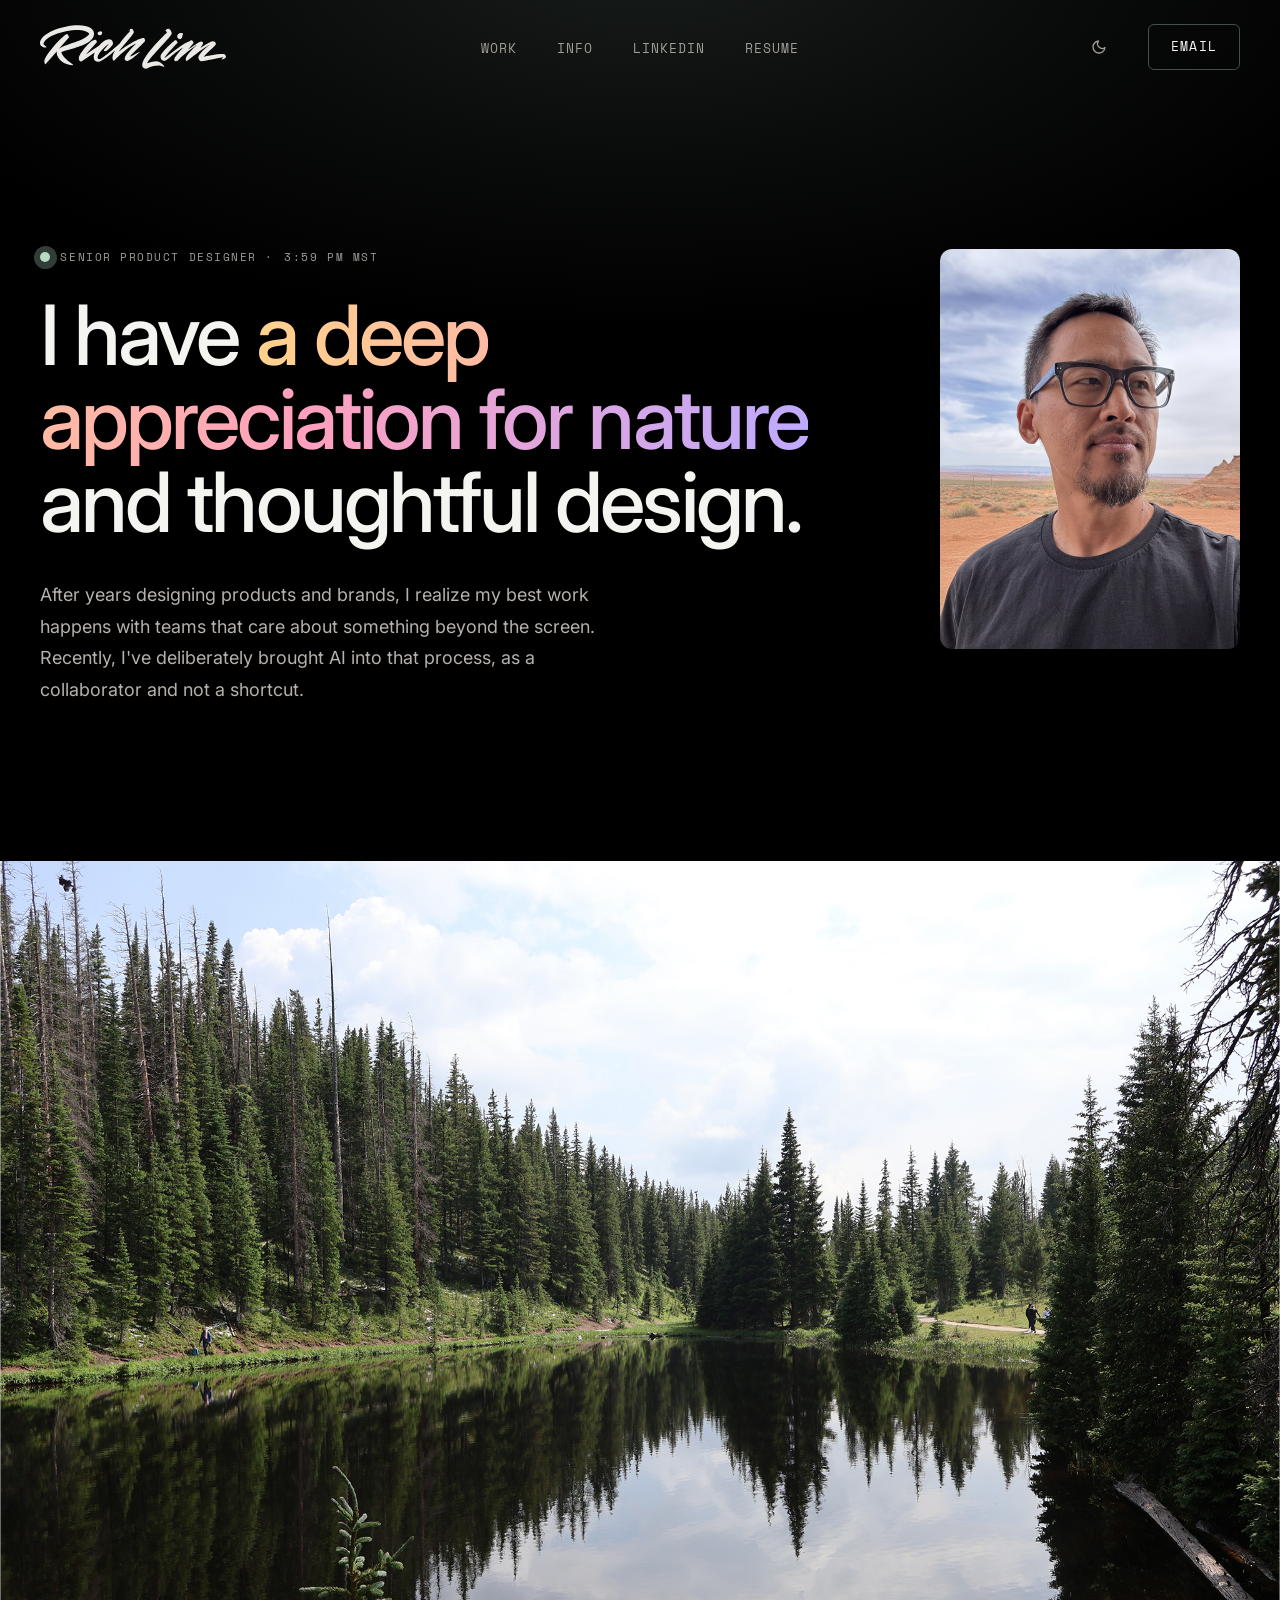
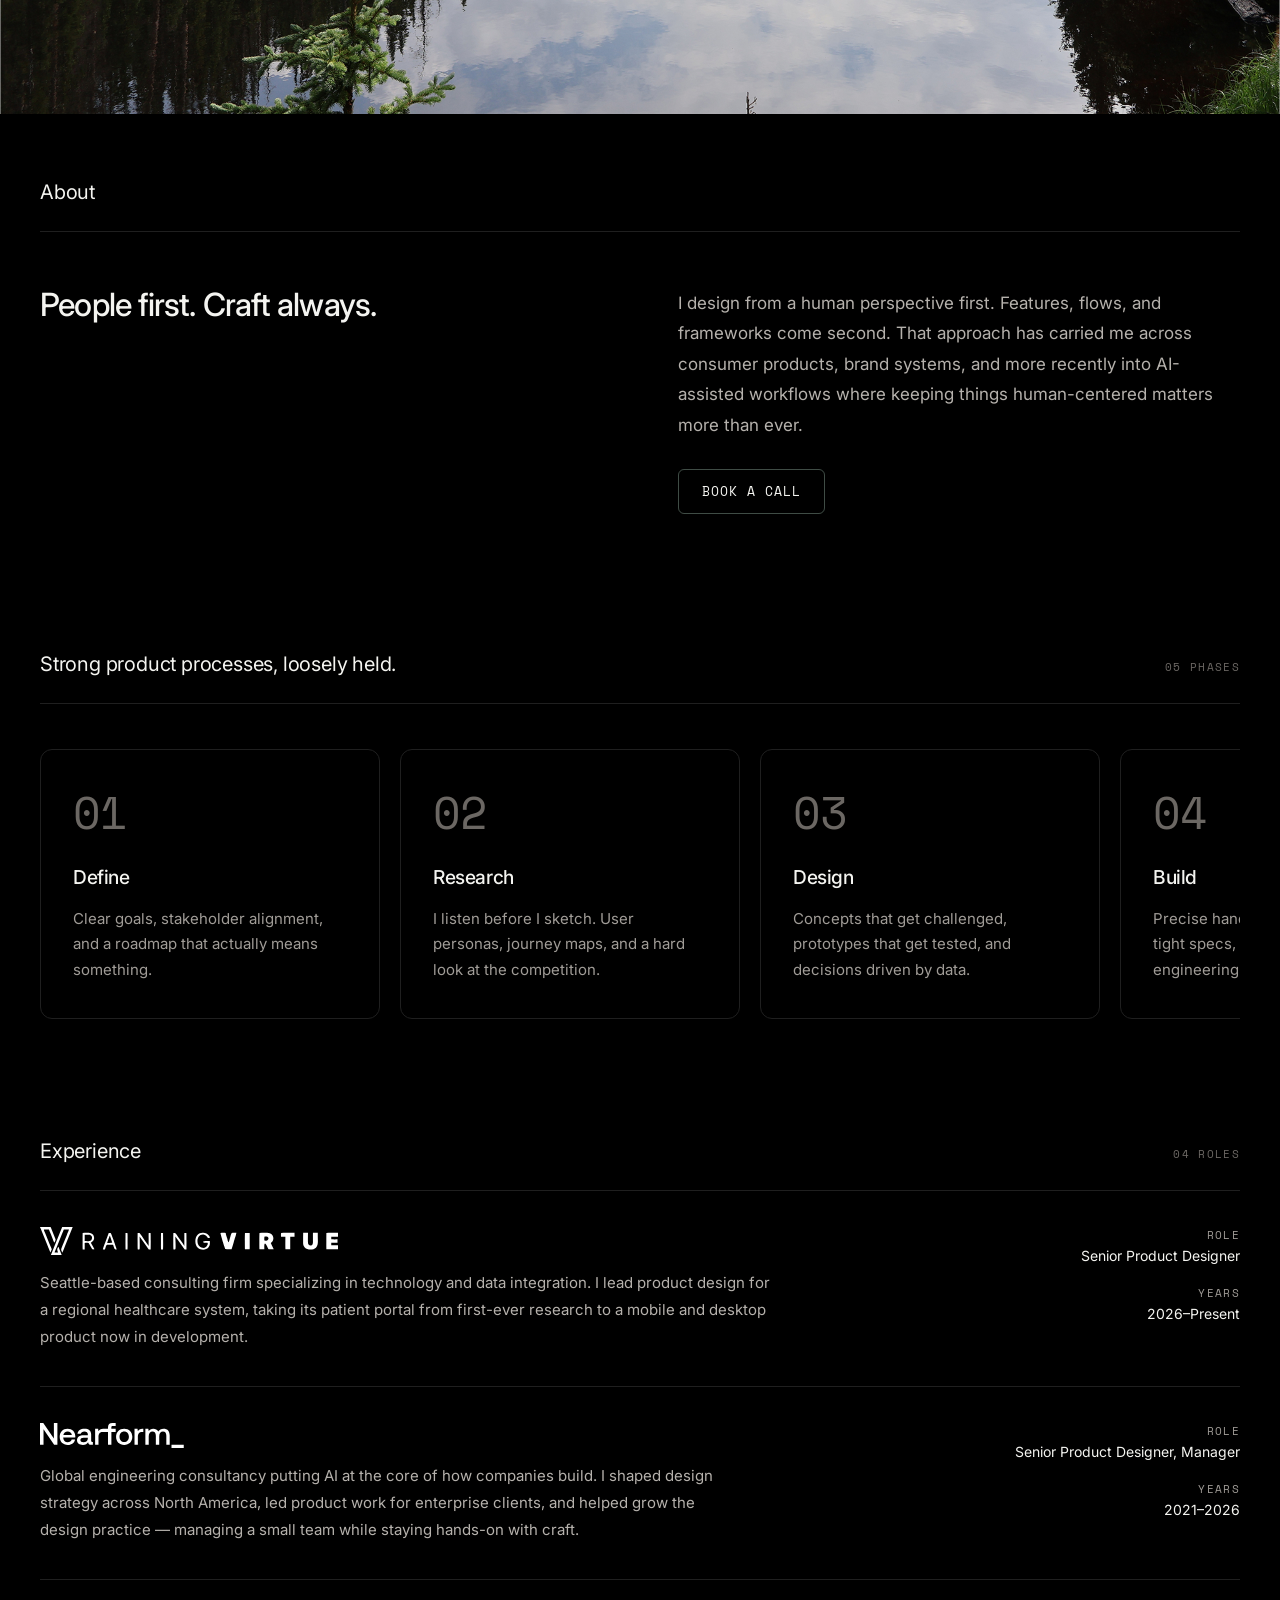
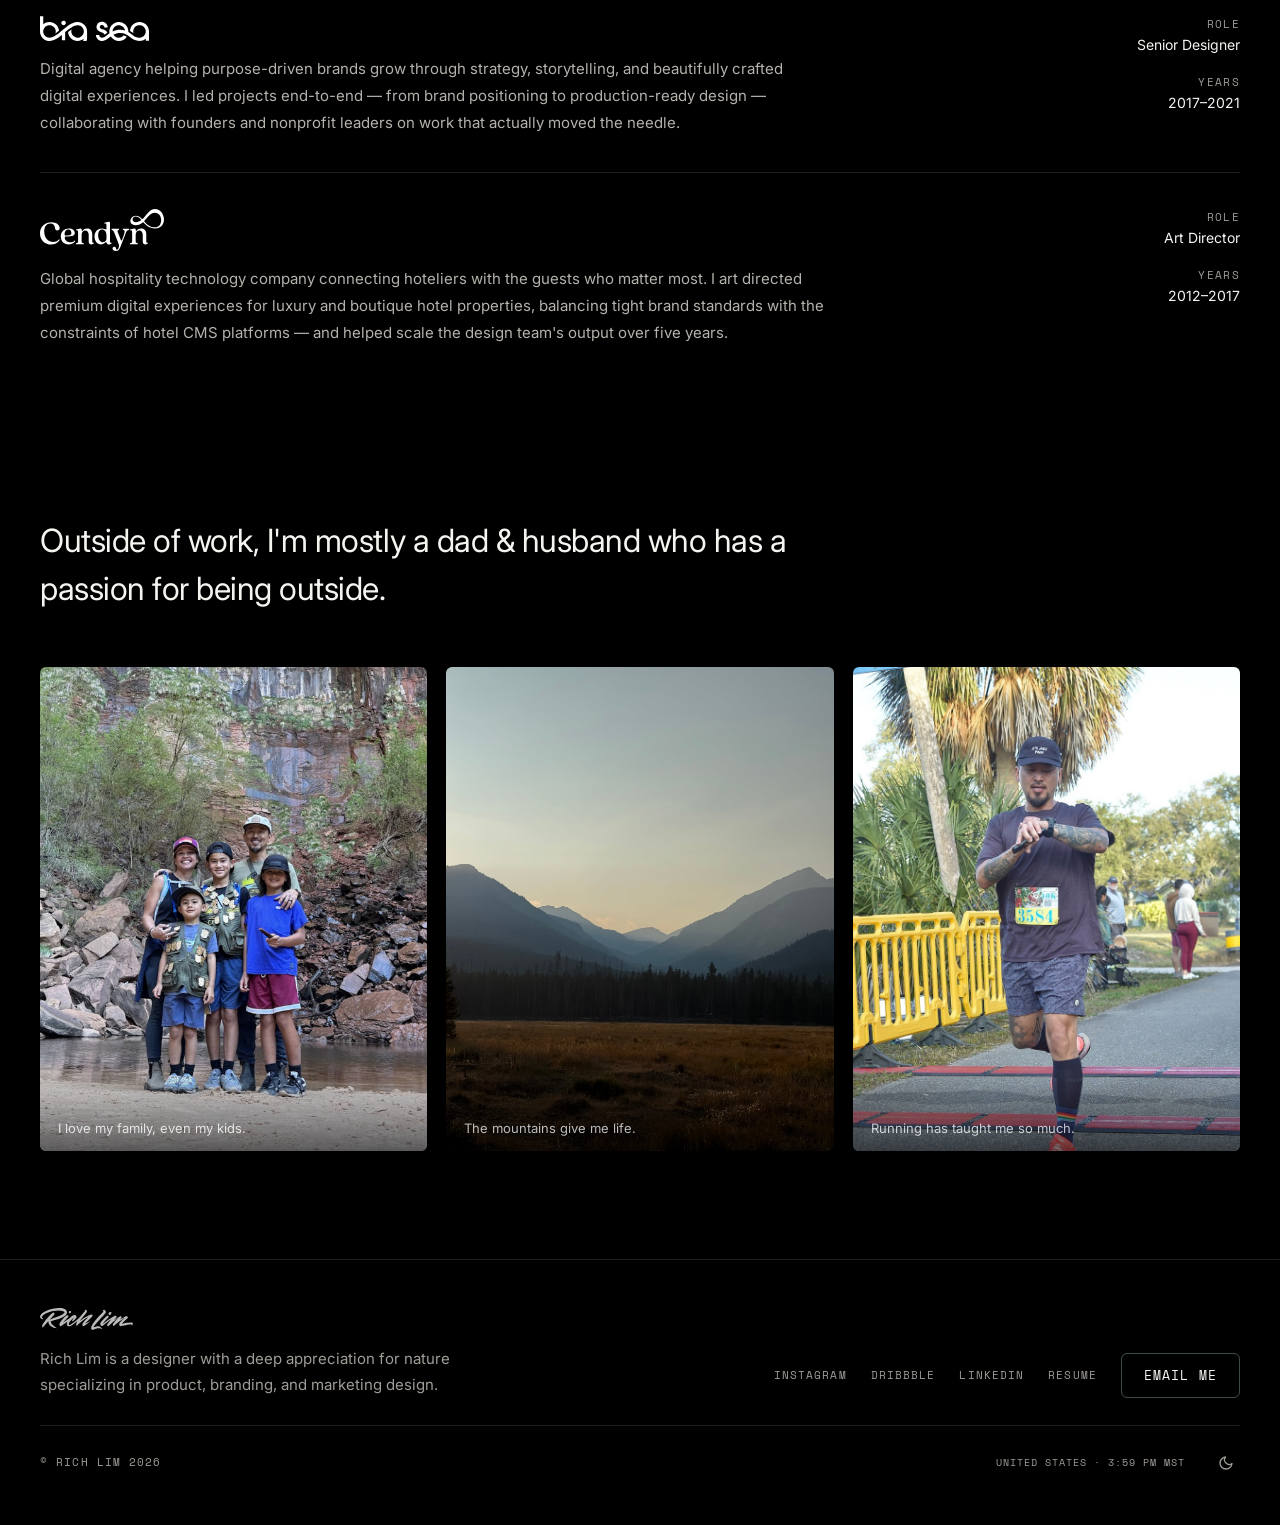
<file: info/index.html>
<!DOCTYPE html>
<html lang="en">
<head>
  <!-- Theme init: must run before CSS to prevent flash of wrong theme -->
  <script>if(localStorage.getItem('rl-theme')==='light')document.documentElement.setAttribute('data-theme','light');</script>
  <meta charset="UTF-8" />
  <meta name="viewport" content="width=device-width, initial-scale=1.0" />
  <title>Info · Rich Lim · Senior Product Designer</title>
  <link rel="icon" type="image/svg+xml" href="/favicon.svg" />
  <meta name="description" content="Senior designer. Design lead. Builder of brands and products that hold up — Rich Lim, 15 years." />

  <link rel="preconnect" href="https://fonts.googleapis.com" />
  <link rel="preconnect" href="https://fonts.gstatic.com" crossorigin />
  <link href="https://fonts.googleapis.com/css2?family=Inter:wght@400;500;600&family=Space+Mono&display=swap" rel="stylesheet" />
  <link rel="stylesheet" href="/shared.css" />

  <style>
    /* ─── TOKENS ─────────────────────────────────────────────────────── */
    :root {
      --bg:          #000000;
      --surface:     #111111;
      --border:      #1f1f1f;
      --border-dim:  rgba(255,255,255,0.05);
      --text:        #F4F4F0;
      --text-dim:    #a09c97;
      --text-sub:    #6b6763;
      --accent:      #B6DAC7;

      --sans: 'Inter', system-ui, sans-serif;
      --mono: 'Space Mono', 'Courier New', monospace;

      --max-w: 1600px;
      --px:    clamp(1rem, 2.5vw, 2.5rem);
    }

    /* ─── BASE ───────────────────────────────────────────────────────── */
    *, *::before, *::after { box-sizing: border-box; margin: 0; padding: 0; }
    html { font-size: 16px; scroll-behavior: smooth; }
    body {
      background-color: var(--bg);
      background-image: radial-gradient(ellipse 90% 60% at 50% -5%, rgba(182, 218, 199, 0.13) 0%, rgba(182, 218, 199, 0.04) 45%, transparent 70%);
      background-attachment: fixed;
      color: var(--text);
      font-family: var(--sans);
      line-height: 1.5;
      -webkit-font-smoothing: antialiased;
      -moz-osx-font-smoothing: grayscale;
    }
    a   { color: inherit; text-decoration: none; }
    ul  { list-style: none; }

    /* ─── CUSTOM CURSOR ──────────────────────────────────────────────── */
    .cursor-dot {
      position: fixed; left: -200px; top: -200px;
      width: 10px; height: 10px;
      background: var(--accent);
      border-radius: 50%;
      pointer-events: none; z-index: 9999;
      transform: translate(-50%, -50%);
      will-change: left, top;
      transition: width 0.2s ease, height 0.2s ease, background 0.2s ease;
    }
    .cursor-ring {
      position: fixed; left: -200px; top: -200px;
      width: 30px; height: 30px;
      border: 1px solid rgba(182, 218, 199, 0.3);
      border-radius: 50%;
      pointer-events: none; z-index: 9998;
      transform: translate(-50%, -50%);
      will-change: left, top;
      transition: width 0.35s ease, height 0.35s ease,
                  border-color 0.35s ease, background 0.35s ease;
    }
    .cursor-dot.is-hover { width: 16px; height: 16px; background: var(--text); }
    .cursor-ring.is-hover {
      width: 50px; height: 50px;
      border-color: rgba(182, 218, 199, 0.15);
      background: rgba(182, 218, 199, 0.03);
    }
    @media (hover: none), (pointer: coarse) {
      .cursor-dot, .cursor-ring { display: none; }
      body { cursor: auto; }
    }

    /* ─── ACCESSIBILITY ──────────────────────────────────────────────── */
    .skip-link {
      position: absolute; top: -100%; left: 1rem; z-index: 9999;
      padding: 0.5rem 1.25rem;
      background: var(--accent); color: var(--bg);
      font-family: var(--sans); font-size: 0.875rem; font-weight: 500;
      transition: top 0.2s;
    }
    .skip-link:focus { top: 1rem; }
    :focus-visible { outline: 2px solid var(--accent); outline-offset: 3px; }
    :focus:not(:focus-visible) { outline: none; }

    /* ─── LAYOUT ─────────────────────────────────────────────────────── */
    .wrap { max-width: var(--max-w); margin: 0 auto; padding: 0 40px; }

    /* ─── NAV ────────────────────────────────────────────────────────── */
    .site-header {
      position: sticky; top: 0; z-index: 100;
      background: transparent;
    }
    .nav-inner { display: flex; justify-content: space-between; align-items: center; padding: 1.5rem 0; }
    .wordmark { display: flex; align-items: center; }
    .wordmark img { height: 2.75rem; width: auto; }
    .nav-links { display: flex; align-items: center; gap: 2.5rem; }
    .nav-links a {
      font-family: var(--mono); font-size: 0.8125rem;
      letter-spacing: 0.08em; text-transform: uppercase;
      color: var(--text-dim); transition: color 0.15s;
    }
    .nav-links a:hover { color: var(--text); }
    .nav-links a[aria-current="page"] {
      color: var(--text);
      text-decoration: underline;
      text-decoration-color: var(--accent);
      text-decoration-thickness: 1px;
      text-underline-offset: 3px;
    }
    .nav-ext { display: inline-flex; align-items: baseline; gap: 0.2em; }
    .nav-ext-icon { font-size: 0.75em; line-height: 1; color: var(--text-dim); transition: color 0.15s; }
    .nav-links a:hover .nav-ext-icon { color: var(--text); }
    .nav-links .nav-cta {
      color: var(--text);
      background: transparent;
      border-color: rgba(182, 218, 199, 0.35);
    }

    /* Applied when custom cursor JS initialises */
    body.js-cursor { cursor: none; }
    body.js-cursor .nav-toggle { cursor: none; }

    /* ─── HAMBURGER ──────────────────────────────────────────────────── */
    .nav-toggle {
      display: none;
      flex-direction: column;
      justify-content: center;
      gap: 5px;
      width: 40px; height: 40px;
      background: none; border: none;
      padding: 0.5rem; cursor: pointer;
      z-index: 9997; position: relative;
      flex-shrink: 0;
    }
    .hamburger-line {
      display: block;
      width: 20px; height: 1.5px;
      background: var(--text); border-radius: 1px;
      transform-origin: center;
      transition: transform 0.3s cubic-bezier(0.23, 1, 0.32, 1), opacity 0.2s ease;
    }
    .nav-toggle.is-open .hamburger-line:nth-child(1) { transform: translateY(6.5px) rotate(45deg); }
    .nav-toggle.is-open .hamburger-line:nth-child(2) { opacity: 0; transform: scaleX(0); }
    .nav-toggle.is-open .hamburger-line:nth-child(3) { transform: translateY(-6.5px) rotate(-45deg); }

    /* ─── SHARED SECTION HEADER ──────────────────────────────────────── */
    .section-hd {
      padding: clamp(3.5rem, 7vh, 6rem) 0 1.5rem;
      display: flex; align-items: baseline; justify-content: space-between;
      border-bottom: 1px solid var(--border);
    }
    .section-hd-label {
      font-family: var(--sans); font-size: clamp(0.875rem, 1.75vw, 1.25rem);
      font-weight: 400; letter-spacing: -0.01em; color: var(--text);
    }
    .section-hd-count {
      font-family: var(--mono); font-size: 0.6875rem;
      letter-spacing: 0.12em; text-transform: uppercase; color: var(--text-sub);
    }

    /* ─── IMAGE PLACEHOLDER ──────────────────────────────────────────── */
    .placeholder {
      background: var(--surface);
      position: relative; overflow: hidden;
    }
    .placeholder::before {
      content: '';
      position: absolute; inset: 0;
      background-image:
        linear-gradient(rgba(255,255,255,0.016) 1px, transparent 1px),
        linear-gradient(90deg, rgba(255,255,255,0.016) 1px, transparent 1px);
      background-size: 48px 48px;
      pointer-events: none;
    }
    .placeholder-lbl {
      position: absolute; bottom: 1.25rem; left: 1.25rem;
      font-family: var(--mono); font-size: 0.5625rem;
      letter-spacing: 0.2em; text-transform: uppercase;
      color: var(--text-sub);
    }

    /* ─── HERO ───────────────────────────────────────────────────────── */
    .info-hero { }
    .info-hero-inner {
    }
    .info-bio-grid {
      display: grid;
      grid-template-columns: 1fr 300px;
      gap: clamp(3rem, 5vw, 5rem);
      align-items: start;
    }
    .info-bio-label {
      font-family: var(--mono); font-size: 0.6875rem;
      letter-spacing: 0.14em; text-transform: uppercase;
      color: var(--text-dim); margin-bottom: 1.75rem;
    }
    .info-bio-hl {
      font-family: var(--sans);
      font-size: clamp(2.625rem, 6.5vw, 5.5rem);
      font-weight: 500;
      line-height: 1;
      letter-spacing: -0.035em;
      margin-bottom: 2.25rem;
    }
    @keyframes gradient-sweep-green {
      0%   { background-position: 0% 50%; }
      100% { background-position: 200% 50%; }
    }

    .info-bio-hl em {
      font-style: normal;
      font-weight: 500;
      background: linear-gradient(90deg, #FFD28C, #FFA0BE, #BEAAFF, #8CDCFF, #FFD28C);
      background-size: 200% auto;
      -webkit-background-clip: text;
      background-clip: text;
      -webkit-text-fill-color: transparent;
      color: transparent;
      animation: gradient-sweep-green 6s linear infinite;
    }

    @media (prefers-reduced-motion: reduce) {
      .info-bio-hl em {
        background: none;
        -webkit-text-fill-color: #5DBE90;
        color: #5DBE90;
        animation: none;
      }
    }
    .info-bio-sub {
      font-size: clamp(1rem, 1.5vw, 1.125rem);
      line-height: 1.75; color: #b5b1ac;
      max-width: 560px;
    }
    .info-portrait { width: 100%; aspect-ratio: 3 / 4; border-radius: 12px; object-fit: cover; object-position: center top; display: block; }

    /* ─── PORTRAIT POLAROID HOVER ──────────────────────────────────────── */
    .portrait-wrap {
      position: relative;
      width: 100%;
    }

    .portrait-primary {
      transition: opacity 0.4s ease;
    }

    .portrait-polaroid {
      position: absolute;
      inset: 0;
      display: flex;
      align-items: center;
      justify-content: center;
      pointer-events: none;
      opacity: 0;
      transition: opacity 0.35s ease;
    }

    .polaroid-img {
      max-width: 100%;
      height: auto;
      display: block;
      transform: rotate(-5deg) scale(0.88);
      transform-origin: center 62%;
      transition: transform 0.55s cubic-bezier(0.34, 1.56, 0.64, 1);
    }

    .portrait-wrap:hover .portrait-primary  { opacity: 0; }
    .portrait-wrap:hover .portrait-polaroid { opacity: 1; pointer-events: auto; }
    .portrait-wrap:hover .polaroid-img      { transform: rotate(-5deg) scale(1); }

    /* ─── INFO FEATURE IMAGE ─────────────────────────────────────────── */
    .info-feature-image {
      width: 100%;
      overflow: hidden;
    }
    .info-feature-image img {
      width: 100%;
      height: auto;
      display: block;
    }

    /* ─── ABOUT ──────────────────────────────────────────────────────── */
    .about-section { }
    .about-inner {
      padding: clamp(3rem, 6vh, 5rem) 0 clamp(4rem, 8vh, 6rem);
      display: grid;
      grid-template-columns: 1fr 1fr;
      gap: clamp(3rem, 6vw, 7rem);
      align-items: start;
    }
    .about-hl {
      font-family: var(--sans);
      font-size: clamp(1.375rem, 2.5vw, 2.25rem);
      font-weight: 500; line-height: 1.2;
      letter-spacing: -0.025em;
    }
    .about-body { display: flex; flex-direction: column; gap: 1.25rem; padding-top: 0.125rem; }
    .about-p { font-size: clamp(1rem, 1.5vw, 1.0625rem); line-height: 1.8; color: #b5b1ac; }
    .book-call {
      margin-top: 0.5rem; width: fit-content;
      color: var(--text); background: transparent;
      border-color: rgba(182, 218, 199, 0.35);
    }
    .book-call .arr { color: inherit; }

    /* ─── PROCESS ────────────────────────────────────────────────────── */
    .process-section { }
    .process-grid {
      display: flex;
      gap: 1.25rem;
      overflow-x: auto;
      padding-top: clamp(2.5rem, 5vh, 4rem);
      padding-bottom: clamp(3rem, 6vh, 5rem);
      scroll-snap-type: x mandatory;
      scrollbar-width: none;
      -ms-overflow-style: none;
    }
    .process-grid::-webkit-scrollbar { display: none; }
    .process-card {
      flex: 0 0 clamp(280px, 30vw, 340px);
      background: var(--bg);
      border: 1px solid var(--border);
      border-radius: 12px;
      padding: 2.5rem 2rem 2.25rem;
      scroll-snap-align: start;
    }
    .process-num {
      font-family: var(--mono);
      font-size: clamp(2rem, 3.5vw, 3rem);
      font-weight: 400; line-height: 1;
      letter-spacing: -0.03em;
      color: var(--text-sub);
      margin-bottom: 1.75rem;
    }
    .process-name {
      font-family: var(--sans); font-size: clamp(1rem, 1.5vw, 1.25rem);
      font-weight: 500; letter-spacing: -0.02em; margin-bottom: 0.875rem;
      color: var(--text);
    }
    .process-desc {
      font-family: var(--sans); font-size: 0.9375rem;
      line-height: 1.7; color: var(--text-dim);
    }

    /* ─── EXPERIENCE ─────────────────────────────────────────────────── */
    .exp-list {
      display: flex; flex-direction: column;
      padding: 0 0 clamp(3rem, 6vh, 5rem);
    }
    .exp-item {
      display: grid;
      grid-template-columns: 1fr auto;
      align-items: start;
      gap: clamp(3rem, 5vw, 5rem);
      padding: clamp(2rem, 4vh, 3rem) 0;
    }
    .exp-item + .exp-item { border-top: 1px solid var(--border); }
    .exp-left {
      display: flex;
      flex-direction: column;
      gap: clamp(0.875rem, 1.5vh, 1.125rem);
    }
    .exp-logo-link {
      display: inline-block;
      line-height: 0;
      flex-shrink: 0;
      align-self: flex-start;
    }
    .exp-logo {
      height: 25px;
      width: auto;
      filter: brightness(0) invert(1);
      opacity: 1;
      transition: transform 0.2s ease;
    }
    .exp-logo-link:hover .exp-logo {
      transform: scale(1.08);
    }
    /* Cendyn's viewBox="0 0 144 48": mark occupies the top ~31% (y=0–15),
       letterforms run y=15–48 (~69% of height). To match 25px visual text
       size: 25 / 0.69 ≈ 36px total height. */
    .exp-logo[alt="Cendyn"] { height: 41.4px; }
    /* rv-logo.svg viewBox="0 0 574 54": RV mark spans full height; wordmark
       letterforms run y=11–43 (~59% of height). To match 25px visual text
       size: 25 / 0.59 ≈ 42px total height. */
    .exp-logo[alt="Raining Virtue"] { height: 28px; }
    .exp-meta {
      display: flex;
      flex-direction: column;
      gap: 1.25rem;
      text-align: right;
    }
    .exp-meta-item { display: flex; flex-direction: column; gap: 0.2rem; }
    .exp-meta-lbl {
      font-family: var(--mono);
      font-size: 0.6875rem;
      letter-spacing: 0.12em;
      text-transform: uppercase;
      color: var(--text-dim);
    }
    .exp-meta-val {
      font-size: 0.875rem;
      line-height: 1.3;
      color: var(--text);
    }
    .exp-desc {
      font-size: 0.9375rem;
      line-height: 1.8;
      color: #b5b1ac;
      max-width: 75%;
    }
    /* ─── PERSONAL ───────────────────────────────────────────────────── */
    .personal-section {
      padding: clamp(4rem, 9vh, 7rem) 0;
    }
    .personal-statement {
      font-family: var(--sans);
      font-size: clamp(1.125rem, 2.5vw, 2rem);
      font-weight: 400; line-height: 1.5;
      letter-spacing: -0.015em;
      color: var(--text); max-width: 800px;
    }

    /* ─── PERSONAL PHOTOS ───────────────────────────────────────────── */
    .personal-photos {
      display: grid;
      grid-template-columns: repeat(3, 1fr);
      gap: clamp(0.75rem, 1.5vw, 1.25rem);
      margin-top: clamp(3rem, 6vh, 4rem);
      padding-bottom: clamp(1rem, 3vh, 2rem);
    }
    .personal-photo {
      display: flex;
      flex-direction: column;
    }
    .personal-photo:nth-child(2) { transition-delay: 0.1s; }
    .personal-photo:nth-child(3) { transition-delay: 0.2s; }
    .personal-photo-img {
      overflow: hidden;
      border-radius: 6px;
      aspect-ratio: 4 / 5;
      position: relative;
    }
    .personal-photo-img img {
      width: 100%;
      height: 100%;
      object-fit: cover;
      display: block;
      transition: transform 0.65s cubic-bezier(0.25, 0, 0, 1);
    }
    .personal-photo:hover .personal-photo-img img {
      transform: scale(1.04);
    }
    .personal-photo-caption {
      font-family: var(--sans);
      font-size: 0.8125rem;
      line-height: 1.5;
      position: absolute;
      bottom: 0;
      left: 0;
      right: 0;
      padding: 3rem 1.125rem 1rem;
      background: linear-gradient(to top, rgba(0,0,0,0.72) 0%, rgba(0,0,0,0.35) 50%, transparent 100%);
      color: rgba(255,255,255,0.85);
      transform: translateY(4px);
      opacity: 0.85;
      transition: transform 0.35s ease, opacity 0.35s ease;
    }
    .personal-photo:hover .personal-photo-caption {
      transform: translateY(0);
      opacity: 1;
    }
    @media (max-width: 640px) {
      .personal-photos { grid-template-columns: 1fr; gap: 2rem; }
      .personal-photo-img { aspect-ratio: 3 / 4; }
    }

    /* ─── FOOTER ─────────────────────────────────────────────────────── */
    .site-footer { padding: 3rem 0; }
    .footer-inner { display: flex; justify-content: space-between; align-items: center; gap: 1rem; flex-wrap: wrap; }
    .footer-copy, .footer-tz {
      font-family: var(--mono); font-size: 0.6875rem;
      letter-spacing: 0.1em; text-transform: uppercase; color: var(--text-dim);
    }

    /* ─── SCROLL ANIMATION ───────────────────────────────────────────── */
    @media (prefers-reduced-motion: no-preference) {
      .fade { opacity: 0; transform: translateY(1.5rem); transition: opacity 0.65s ease, transform 0.65s ease; }
      .fade.visible { opacity: 1; transform: none; }
    }

    /* ─── RESPONSIVE — TABLET ────────────────────────────────────────── */
    @media (max-width: 1024px) {
      .info-bio-grid { grid-template-columns: 1fr 260px; }
    }
    @media (max-width: 900px) {
      .info-bio-grid { grid-template-columns: 1fr; }
      .portrait-wrap { display: none; }
      .about-inner { grid-template-columns: 1fr; gap: 2.5rem; }
    }

    /* ─── RESPONSIVE — MOBILE ────────────────────────────────────────── */
    @media (max-width: 768px) {
      .wrap { padding: 0 20px; }
      .nav-ext-secondary { display: none; }
      .nav-links { gap: 1.75rem; }
      .wordmark img { height: 2.25rem; }
      body {
        background-image: radial-gradient(ellipse 100% 40% at 50% 0%, rgba(182, 218, 199, 0.10) 0%, transparent 60%);
        background-attachment: scroll;
      }
    }

    @media (max-width: 640px) {
      .nav-toggle { display: flex; }
      #nav-menu {
        position: fixed; inset: 0;
        background: var(--bg);
        flex-direction: column; align-items: center; justify-content: center;
        gap: 2rem; z-index: 9996;
        opacity: 0; pointer-events: none;
        transition: opacity 0.3s ease;
      }
      #nav-menu.is-open { opacity: 1; pointer-events: auto; }
      #nav-menu a { font-size: 1.125rem; letter-spacing: 0.04em; }
      #nav-menu li.nav-ext-secondary { display: block; }
      #nav-menu .nav-cta { padding: 0.875rem 2rem; font-size: 0.875rem; }
      body.nav-is-open { overflow: hidden; }
      .info-bio-hl { font-size: clamp(3rem, 12vw, 4.5rem); margin-bottom: 1.25rem; }
      .info-feature-image img { aspect-ratio: 3 / 4; object-fit: cover; object-position: center top; }
      .about-inner { padding-bottom: 0.75rem; gap: 1.25rem; }
      .section-hd { flex-direction: column-reverse; gap: 0.375rem; padding-top: clamp(2rem, 4vh, 3rem); }
      .section-hd-label { font-size: clamp(1.25rem, 6vw, 1.625rem); }
      .personal-statement { font-size: clamp(1.375rem, 5.5vw, 1.75rem); }
    }
    @media (max-width: 640px) {
      .exp-item { grid-template-columns: 1fr; gap: 1.25rem; }
      .exp-meta { flex-direction: row; gap: 2rem; text-align: left; }
      .exp-desc { max-width: 100%; }
    }
    @media (max-width: 480px) {
      .process-card { flex: 0 0 min(300px, 82vw); }
      .exp-meta { flex-direction: column; gap: 0.75rem; }
    }
  </style>
</head>
<body>

  <a href="#main" class="skip-link">Skip to main content</a>

  <div class="cursor-dot" aria-hidden="true"></div>
  <div class="cursor-ring" aria-hidden="true"></div>

  <!-- ═══════════════════════════════════════════════════════
       HEADER / NAV
  ═══════════════════════════════════════════════════════ -->
  <header class="site-header" id="site-header" role="banner"></header>
  <script src="/nav.js"></script>

  <main id="main">

    <!-- ═══════════════════════════════════════════════════════
         HERO
    ═══════════════════════════════════════════════════════ -->
    <section class="info-hero" aria-labelledby="info-hl">
      <div class="wrap info-hero-inner page-hero-inner">
        <div class="info-bio-grid">

          <div>
            <p class="info-bio-label"><span class="kicker-dot" aria-hidden="true"></span>Senior Product Designer · <span id="hero-time" aria-live="polite"></span></p>
            <h1 class="info-bio-hl" id="info-hl">
              I have <em>a deep appreciation for nature</em> and thoughtful design.
            </h1>
            <p class="info-bio-sub">
              After years designing products and brands, I realize my best work happens with teams that care about something beyond the screen. Recently, I've deliberately brought AI into that process, as a collaborator and not a shortcut.
            </p>
          </div>

          <div class="portrait-wrap">
            <img
              class="info-portrait portrait-primary"
              src="/rich-lim-profile.jpg"
              alt="Rich Lim, Senior Product Designer"
              loading="eager"
            />
            <div class="portrait-polaroid" aria-hidden="true">
              <img class="polaroid-img" src="/richlim-baby.png" alt="" />
            </div>
          </div>

        </div>
      </div>
      <div class="info-feature-image">
        <img src="/about-hero.jpg" alt="Rich Lim in the outdoors" loading="eager" fetchpriority="high" />
      </div>
    </section>

    <!-- ═══════════════════════════════════════════════════════
         ABOUT
    ═══════════════════════════════════════════════════════ -->
    <section class="about-section fade" aria-labelledby="about-hl">
      <div class="wrap">
        <div class="section-hd">
          <h2 class="section-hd-label" id="about-hl">About</h2>
        </div>
        <div class="about-inner">
          <h3 class="about-hl">
            People first. Craft always.
          </h3>
          <div class="about-body">
            <p class="about-p">
              I design from a human perspective first. Features, flows, and frameworks come second. That approach has carried me across consumer products, brand systems, and more recently into AI-assisted workflows where keeping things human-centered matters more than ever.
            </p>
            <a class="book-call" aria-label="Book a call with Rich Lim"
               data-cal-link="rich-lim-dopc0w/15min"
               data-cal-namespace="15min"
               data-cal-config='{"layout":"month_view","useSlotsViewOnSmallScreen":"true"}'>
              Book a Call
            </a>
          </div>
        </div>
      </div>
    </section>

    <!-- ═══════════════════════════════════════════════════════
         PROCESS
    ═══════════════════════════════════════════════════════ -->
    <section class="process-section" aria-labelledby="process-hl">
      <div class="wrap">
        <div class="section-hd">
          <h2 class="section-hd-label" id="process-hl">Strong product processes, loosely held.</h2>
          <span class="section-hd-count" aria-hidden="true">05 Phases</span>
        </div>

      <div class="process-grid" role="list">

        <div class="process-card fade" role="listitem">
          <div class="process-num" aria-hidden="true">01</div>
          <h3 class="process-name">Define</h3>
          <p class="process-desc">Clear goals, stakeholder alignment, and a roadmap that actually means something.</p>
        </div>

        <div class="process-card fade" role="listitem">
          <div class="process-num" aria-hidden="true">02</div>
          <h3 class="process-name">Research</h3>
          <p class="process-desc">I listen before I sketch. User personas, journey maps, and a hard look at the competition.</p>
        </div>

        <div class="process-card fade" role="listitem">
          <div class="process-num" aria-hidden="true">03</div>
          <h3 class="process-name">Design</h3>
          <p class="process-desc">Concepts that get challenged, prototypes that get tested, and decisions driven by data.</p>
        </div>

        <div class="process-card fade" role="listitem">
          <div class="process-num" aria-hidden="true">04</div>
          <h3 class="process-name">Build</h3>
          <p class="process-desc">Precise handoffs. Polished assets, tight specs, and flows that give engineering nothing to guess at.</p>
        </div>

        <div class="process-card fade" role="listitem">
          <div class="process-num" aria-hidden="true">05</div>
          <h3 class="process-name">Analyze</h3>
          <p class="process-desc">I measure what matters, learn fast, and repeat.</p>
        </div>

      </div>
      </div>
    </section>

    <!-- ═══════════════════════════════════════════════════════
         EXPERIENCE
    ═══════════════════════════════════════════════════════ -->
    <section class="exp-section" aria-labelledby="exp-hl">
      <div class="wrap">
        <div class="section-hd">
          <h2 class="section-hd-label" id="exp-hl">Experience</h2>
          <span class="section-hd-count" aria-hidden="true">04 Roles</span>
        </div>
        <div class="exp-list">

          <article class="exp-item fade" aria-label="Raining Virtue">
            <div class="exp-left">
              <a href="https://rainingvirtue.com/" target="_blank" rel="noopener noreferrer" class="exp-logo-link" aria-label="Raining Virtue (opens in new tab)"><img src="/rv-logo.svg" alt="Raining Virtue" class="exp-logo" /></a>
              <p class="exp-desc">Seattle-based consulting firm specializing in technology and data integration. I lead product design for a regional healthcare system, taking its patient portal from first-ever research to a mobile and desktop product now in development.</p>
            </div>
            <dl class="exp-meta">
              <div class="exp-meta-item">
                <dt class="exp-meta-lbl">Role</dt>
                <dd class="exp-meta-val">Senior Product Designer</dd>
              </div>
              <div class="exp-meta-item">
                <dt class="exp-meta-lbl">Years</dt>
                <dd class="exp-meta-val">2026–Present</dd>
              </div>
            </dl>
          </article>

          <article class="exp-item fade" aria-label="Nearform">
            <div class="exp-left">
              <a href="https://nearform.com/" target="_blank" rel="noopener noreferrer" class="exp-logo-link" aria-label="Nearform (opens in new tab)"><img src="/logo-nearform.svg" alt="Nearform" class="exp-logo" /></a>
              <p class="exp-desc">Global engineering consultancy putting AI at the core of how companies build. I shaped design strategy across North America, led product work for enterprise clients, and helped grow the design practice — managing a small team while staying hands-on with craft.</p>
            </div>
            <dl class="exp-meta">
              <div class="exp-meta-item">
                <dt class="exp-meta-lbl">Role</dt>
                <dd class="exp-meta-val">Senior Product Designer, Manager</dd>
              </div>
              <div class="exp-meta-item">
                <dt class="exp-meta-lbl">Years</dt>
                <dd class="exp-meta-val">2021–2026</dd>
              </div>
            </dl>
          </article>

          <article class="exp-item fade" aria-label="Big Sea">
            <div class="exp-left">
              <a href="https://bigsea.co/" target="_blank" rel="noopener noreferrer" class="exp-logo-link" aria-label="Big Sea (opens in new tab)"><img src="/logo-bigsea.svg" alt="Big Sea" class="exp-logo" /></a>
              <p class="exp-desc">Digital agency helping purpose-driven brands grow through strategy, storytelling, and beautifully crafted digital experiences. I led projects end-to-end — from brand positioning to production-ready design — collaborating with founders and nonprofit leaders on work that actually moved the needle.</p>
            </div>
            <dl class="exp-meta">
              <div class="exp-meta-item">
                <dt class="exp-meta-lbl">Role</dt>
                <dd class="exp-meta-val">Senior Designer</dd>
              </div>
              <div class="exp-meta-item">
                <dt class="exp-meta-lbl">Years</dt>
                <dd class="exp-meta-val">2017–2021</dd>
              </div>
            </dl>
          </article>

          <article class="exp-item fade" aria-label="Cendyn">
            <div class="exp-left">
              <a href="https://www.cendyn.com/" target="_blank" rel="noopener noreferrer" class="exp-logo-link" aria-label="Cendyn (opens in new tab)"><img src="/logo-cendyn.svg" alt="Cendyn" class="exp-logo" /></a>
              <p class="exp-desc">Global hospitality technology company connecting hoteliers with the guests who matter most. I art directed premium digital experiences for luxury and boutique hotel properties, balancing tight brand standards with the constraints of hotel CMS platforms — and helped scale the design team's output over five years.</p>
            </div>
            <dl class="exp-meta">
              <div class="exp-meta-item">
                <dt class="exp-meta-lbl">Role</dt>
                <dd class="exp-meta-val">Art Director</dd>
              </div>
              <div class="exp-meta-item">
                <dt class="exp-meta-lbl">Years</dt>
                <dd class="exp-meta-val">2012–2017</dd>
              </div>
            </dl>
          </article>

        </div>
      </div>
    </section>

    <!-- ═══════════════════════════════════════════════════════
         PERSONAL
    ═══════════════════════════════════════════════════════ -->
    <section class="personal-section fade" aria-label="Personal">
      <div class="wrap">
        <p class="personal-statement">
          Outside of work, I'm mostly a dad &amp; husband who has a passion for being outside.
        </p>
        <div class="personal-photos">
          <figure class="personal-photo fade">
            <div class="personal-photo-img">
              <img src="/rl-family.jpg" alt="Rich Lim with family" loading="lazy" />
              <figcaption class="personal-photo-caption">I love my family, even my kids.</figcaption>
            </div>
          </figure>
          <figure class="personal-photo fade">
            <div class="personal-photo-img">
              <img src="/rl-mountains.jpg" alt="The mountains" loading="lazy" />
              <figcaption class="personal-photo-caption">The mountains give me life.</figcaption>
            </div>
          </figure>
          <figure class="personal-photo fade">
            <div class="personal-photo-img">
              <img src="/rl-running.jpg" alt="Running" loading="lazy" />
              <figcaption class="personal-photo-caption">Running has taught me so much.</figcaption>
            </div>
          </figure>
        </div>
      </div>
    </section>

    <div id="prefooter"></div>

  </main>

  <!-- ═══════════════════════════════════════════════════════
       FOOTER
  ═══════════════════════════════════════════════════════ -->
  <footer class="site-footer" id="site-footer" role="contentinfo"></footer>

  <script src="/prefooter.js"></script>
  <script src="/footer.js"></script>
  <script>
    // Scroll animation
    const observer = new IntersectionObserver(
      entries => entries.forEach(e => {
        if (e.isIntersecting) {
          e.target.classList.add('visible');
          observer.unobserve(e.target);
        }
      }),
      { threshold: 0.1 }
    );
    document.querySelectorAll('.fade').forEach(el => observer.observe(el));

    // Custom cursor — pointer devices only
    if (window.matchMedia('(hover: hover) and (pointer: fine)').matches) {
      document.body.classList.add('js-cursor');

      const dot  = document.querySelector('.cursor-dot');
      const ring = document.querySelector('.cursor-ring');
      let mx = -200, my = -200, rx = -200, ry = -200;

      document.addEventListener('mousemove', e => {
        mx = e.clientX; my = e.clientY;
        dot.style.left = mx + 'px';
        dot.style.top  = my + 'px';
      });

      (function tick() {
        rx += (mx - rx) * 0.11;
        ry += (my - ry) * 0.11;
        ring.style.left = rx + 'px';
        ring.style.top  = ry + 'px';
        requestAnimationFrame(tick);
      })();

      document.querySelectorAll('a, button, [role="button"], input, select, textarea').forEach(el => {
        el.addEventListener('mouseenter', () => { dot.classList.add('is-hover'); ring.classList.add('is-hover'); });
        el.addEventListener('mouseleave', () => { dot.classList.remove('is-hover'); ring.classList.remove('is-hover'); });
      });

      document.addEventListener('mouseleave', () => { dot.style.opacity = '0'; ring.style.opacity = '0'; });
      document.addEventListener('mouseenter', () => { dot.style.opacity = '1'; ring.style.opacity = '1'; });

      // Invert cursor on light sections
      document.querySelectorAll('.process-card').forEach(section => {
        section.addEventListener('mouseenter', () => {
          dot.style.background = '#1a1a1a';
          ring.style.borderColor = 'rgba(0,0,0,0.22)';
        });
        section.addEventListener('mouseleave', () => {
          dot.style.background = '';
          ring.style.borderColor = '';
        });
      });
    }

  </script>

  <!-- Cal.com element-click embed -->
  <script type="text/javascript">
    (function (C, A, L) { let p = function (a, ar) { a.q.push(ar); }; let d = C.document; C.Cal = C.Cal || function () { let cal = C.Cal; let ar = arguments; if (!cal.loaded) { cal.ns = {}; cal.q = cal.q || []; d.head.appendChild(d.createElement("script")).src = A; cal.loaded = true; } if (ar[0] === L) { const api = function () { p(api, arguments); }; const namespace = ar[1]; api.q = api.q || []; if(typeof namespace === "string"){cal.ns[namespace] = cal.ns[namespace] || api;p(cal.ns[namespace], ar);p(cal, ["initNamespace", namespace]);} else p(cal, ar); return;} p(cal, ar); }; })(window, "https://app.cal.com/embed/embed.js", "init");
    Cal("init", "15min", {origin:"https://app.cal.com"});
    Cal.ns["15min"]("ui", {"hideEventTypeDetails":false,"layout":"month_view"});
  </script>

</body>
</html>
</file>
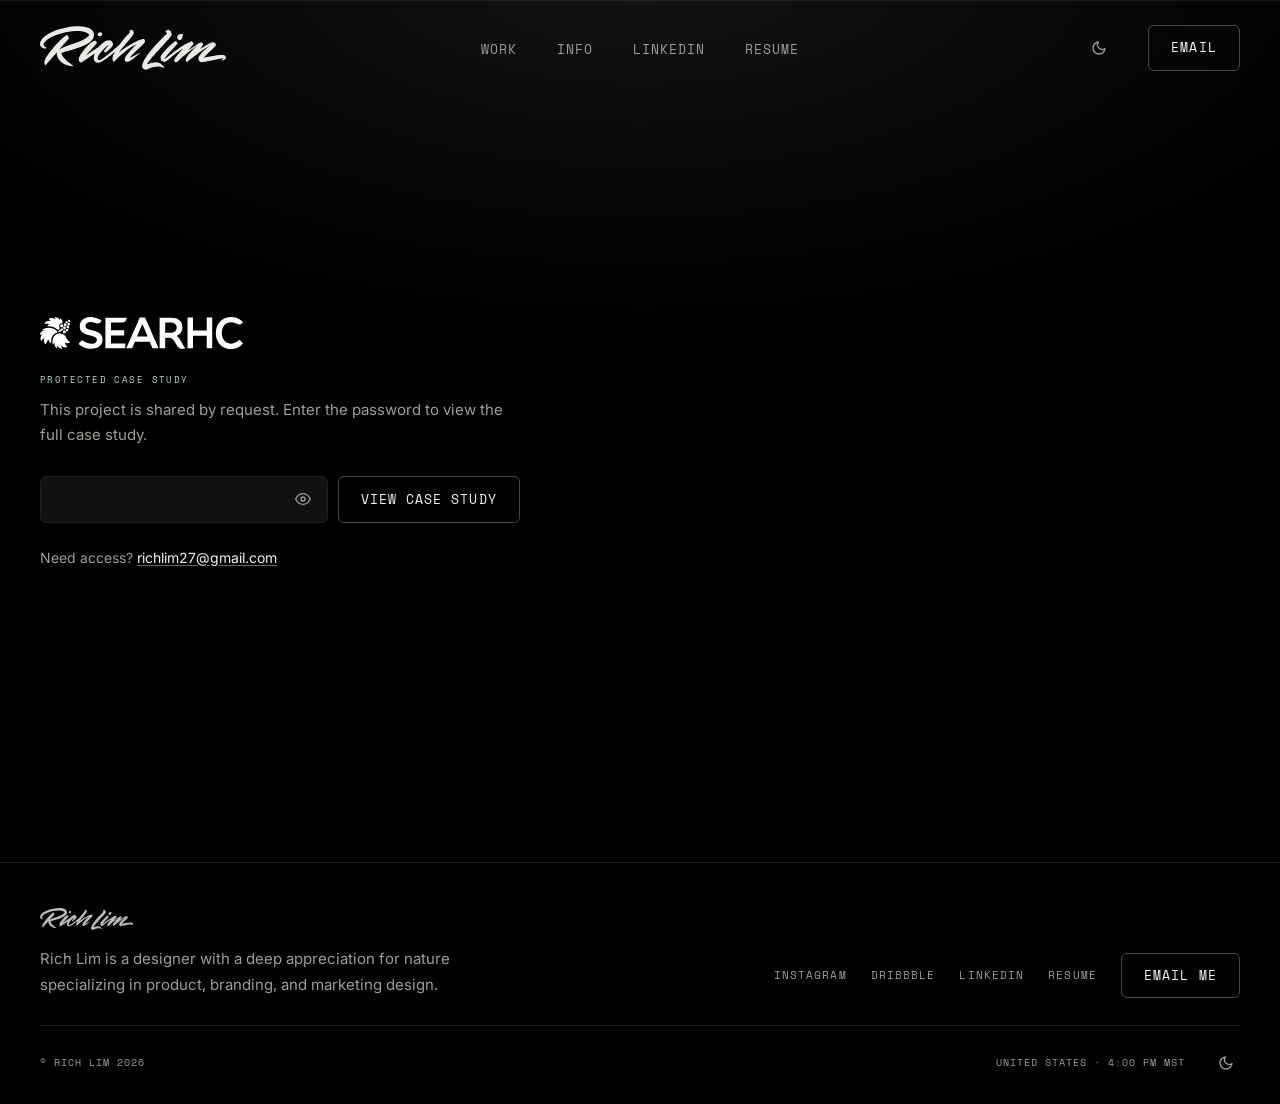
<file: searhc/index.html>
<!DOCTYPE html>
<html lang="en">
<head>
  <!-- Theme init: must run before CSS to prevent flash of wrong theme -->
  <script>if(localStorage.getItem('rl-theme')==='light')document.documentElement.setAttribute('data-theme','light');</script>
  <meta charset="UTF-8" />
  <meta name="viewport" content="width=device-width, initial-scale=1.0" />
  <meta name="robots" content="noindex, nofollow" />
  <title>One SEARHC Experience · Rich Lim</title>
  <link rel="icon" type="image/svg+xml" href="/favicon.svg" />
  <meta name="description" content="A research-led redesign of the MySEARHC patient portal for Southeast Alaska, from first stakeholder interviews to engineering handoff." />

  <link rel="preconnect" href="https://fonts.googleapis.com" />
  <link rel="preconnect" href="https://fonts.gstatic.com" crossorigin />
  <link href="https://fonts.googleapis.com/css2?family=Inter:wght@400;500;600&family=Space+Mono&display=swap" rel="stylesheet" />
  <link rel="stylesheet" href="/shared.css" />

  <style>
    /* ─── TOKENS ─────────────────────────────────────────────────────── */
    :root {
      --bg:          #000000;
      --surface:     #111111;
      --border:      #1f1f1f;
      --border-dim:  rgba(255,255,255,0.05);
      --text:        #F4F4F0;
      --text-dim:    #a09c97;
      --text-sub:    #6b6763;
      --accent:      #B6DAC7;

      --sans:  'Inter', system-ui, sans-serif;
      --mono:  'Space Mono', 'Courier New', monospace;

      --max-w: 1600px;
      --px:    clamp(1rem, 2.5vw, 2.5rem);
    }

    /* ─── BASE ───────────────────────────────────────────────────────── */
    *, *::before, *::after { box-sizing: border-box; margin: 0; padding: 0; }
    html { font-size: 16px; scroll-behavior: smooth; }
    body {
      background-color: var(--bg);
      background-image: radial-gradient(ellipse 90% 60% at 50% -5%, rgba(182,218,199,0.10) 0%, rgba(182,218,199,0.03) 45%, transparent 70%);
      background-attachment: fixed;
      color: var(--text);
      font-family: var(--sans);
      line-height: 1.5;
      -webkit-font-smoothing: antialiased;
      -moz-osx-font-smoothing: grayscale;
    }
    a { color: inherit; text-decoration: none; }
    ul { list-style: none; }

    /* ─── CUSTOM CURSOR ──────────────────────────────────────────────── */
    .cursor-dot {
      position: fixed; left: -200px; top: -200px;
      width: 10px; height: 10px;
      background: var(--accent); border-radius: 50%;
      pointer-events: none; z-index: 9999;
      transform: translate(-50%, -50%);
      will-change: left, top;
      transition: width 0.2s ease, height 0.2s ease, background 0.2s ease;
    }
    .cursor-ring {
      position: fixed; left: -200px; top: -200px;
      width: 30px; height: 30px;
      border: 1px solid rgba(182,218,199,0.3);
      border-radius: 50%;
      pointer-events: none; z-index: 9998;
      transform: translate(-50%, -50%);
      will-change: left, top;
      transition: width 0.35s ease, height 0.35s ease,
                  border-color 0.35s ease, background 0.35s ease;
    }
    .cursor-dot.is-hover { width: 16px; height: 16px; background: var(--text); }
    .cursor-ring.is-hover {
      width: 50px; height: 50px;
      border-color: rgba(182,218,199,0.15);
      background: rgba(182,218,199,0.03);
    }
    @media (hover: none), (pointer: coarse) {
      .cursor-dot, .cursor-ring { display: none; }
      body { cursor: auto; }
    }

    /* ─── ACCESSIBILITY ──────────────────────────────────────────────── */
    .skip-link {
      position: absolute; top: -100%; left: 1rem; z-index: 9999;
      padding: 0.5rem 1.25rem;
      background: var(--accent); color: var(--bg);
      font-family: var(--sans); font-size: 0.875rem; font-weight: 500;
      transition: top 0.2s;
    }
    .skip-link:focus { top: 1rem; }
    :focus-visible { outline: 2px solid var(--accent); outline-offset: 3px; }
    :focus:not(:focus-visible) { outline: none; }

    /* ─── LAYOUT ─────────────────────────────────────────────────────── */
    .wrap { max-width: var(--max-w); margin: 0 auto; padding: 0 40px; }

    /* ─── NAV ────────────────────────────────────────────────────────── */
    .site-header {
      position: sticky; top: 0; z-index: 100;
      background: transparent;
      border-top: 1px solid rgba(255,255,255,0.07);
    }
    @media (min-width: 900px) {
      .site-header { will-change: transform; }
    }
    .nav-inner { display: flex; justify-content: space-between; align-items: center; padding: 1.5rem 0; }
    .wordmark { display: flex; align-items: center; }
    .wordmark img { height: 2.75rem; width: auto; }
    .nav-links { display: flex; align-items: center; gap: 2.5rem; }
    .nav-links a {
      font-family: var(--mono); font-size: 0.8125rem;
      letter-spacing: 0.08em; text-transform: uppercase;
      color: var(--text-dim); transition: color 0.15s;
    }
    .nav-links a:hover { color: var(--text); }
    .nav-links a[aria-current="page"] {
      color: var(--text);
      text-decoration: underline;
      text-decoration-color: var(--accent);
      text-decoration-thickness: 1px;
      text-underline-offset: 3px;
    }
    .nav-ext { display: inline-flex; align-items: baseline; gap: 0.2em; }
    .nav-ext-icon { font-size: 0.75em; line-height: 1; color: var(--text-dim); transition: color 0.15s; }
    .nav-links a:hover .nav-ext-icon { color: var(--text); }
    .nav-links .nav-cta {
      color: var(--text);
      background: transparent;
      border-color: rgba(182, 218, 199, 0.35);
    }

    body.js-cursor { cursor: none; }
    body.js-cursor .nav-toggle { cursor: none; }

    /* ─── HAMBURGER ──────────────────────────────────────────────────── */
    .nav-toggle {
      display: none; flex-direction: column; justify-content: center;
      gap: 5px; width: 40px; height: 40px;
      background: none; border: none; padding: 0.5rem; cursor: pointer;
      z-index: 9997; position: relative; flex-shrink: 0;
    }
    .hamburger-line {
      display: block; width: 20px; height: 1.5px;
      background: var(--text); border-radius: 1px; transform-origin: center;
      transition: transform 0.3s cubic-bezier(0.23, 1, 0.32, 1), opacity 0.2s ease;
    }
    .nav-toggle.is-open .hamburger-line:nth-child(1) { transform: translateY(6.5px) rotate(45deg); }
    .nav-toggle.is-open .hamburger-line:nth-child(2) { opacity: 0; transform: scaleX(0); }
    .nav-toggle.is-open .hamburger-line:nth-child(3) { transform: translateY(-6.5px) rotate(-45deg); }

    /* ─── BACK LINK ──────────────────────────────────────────────────── */
    .cs-back-btn {
      display: inline-flex; align-items: center; gap: 0.5rem;
      font-family: var(--mono); font-size: 0.6875rem;
      letter-spacing: 0.14em; text-transform: uppercase;
      color: var(--text-dim); transition: color 0.15s;
      margin-bottom: 2.5rem;
    }
    .cs-back-btn:hover { color: var(--text); }

    /* ─── SCROLL REVEAL ──────────────────────────────────────────────── */
    @media (prefers-reduced-motion: no-preference) {
      .fade { opacity: 0; transform: translateY(22px); transition: opacity 0.7s ease, transform 0.7s ease; }
      .fade.visible { opacity: 1; transform: none; }
    }

    /* ─── IMAGE PLACEHOLDER ──────────────────────────────────────────── */
    .placeholder {
      background: var(--surface); position: relative; overflow: hidden;
    }
    .placeholder::before {
      content: '';
      position: absolute; inset: 0;
      background-image:
        linear-gradient(rgba(255,255,255,0.016) 1px, transparent 1px),
        linear-gradient(90deg, rgba(255,255,255,0.016) 1px, transparent 1px);
      background-size: 48px 48px;
      pointer-events: none;
    }
    .placeholder-lbl {
      position: absolute; bottom: 1.25rem; left: 1.25rem;
      font-family: var(--mono); font-size: 0.5625rem;
      letter-spacing: 0.2em; text-transform: uppercase;
      color: var(--text-sub);
    }

    /* ─── CASE STUDY HERO ────────────────────────────────────────────── */
    .cs-hero { padding-bottom: 0; }
    .cs-hero-inner { position: relative; }
    .cs-hero-head {
      display: flex; flex-direction: column;
      align-items: flex-start; gap: 1.25rem;
      margin-bottom: 1.5rem;
    }
    .cs-hero-title {
      font-family: var(--sans);
      font-size: clamp(2.625rem, 6.5vw, 5.5rem);
      font-weight: 500; line-height: 1;
      letter-spacing: -0.035em; color: var(--text);
    }
    .cs-hero-title em { font-style: normal; color: var(--text); }
    .cs-hero-logo { height: 32px; width: auto; display: block; }
    @media (max-width: 640px) { .cs-hero-logo { height: 24px; } }
    .cs-hero-subtitle {
      font-size: clamp(1rem, 1.5vw, 1.125rem);
      line-height: 1.7; color: var(--text);
      max-width: 560px;
      margin-bottom: clamp(2rem, 5vh, 4rem);
    }

    /* ─── HERO IMAGE ─────────────────────────────────────────────────── */
    .cs-hero-image { width: 100%; overflow: hidden; }
    .cs-hero-image img { width: 100%; height: auto; display: block; }

    /* ─── META BAR ───────────────────────────────────────────────────── */
    .cs-meta {
      position: sticky; top: 0; z-index: 101;
      background: var(--bg);
      border-bottom: 1px solid var(--border);
    }
    .cs-meta-inner { display: grid; grid-template-columns: repeat(4, 1fr); }
    .cs-meta-item {
      padding: clamp(1.5rem, 3vh, 2.25rem) clamp(1rem, 2vw, 1.5rem);
      display: flex; flex-direction: column; gap: 0.5rem;
      align-items: center; text-align: center;
    }
    .cs-meta-item + .cs-meta-item { border-left: 1px solid var(--border); }
    .cs-meta-label {
      font-family: var(--mono); font-size: 0.6875rem;
      letter-spacing: 0.12em; text-transform: uppercase;
      color: var(--text-dim);
    }
    .cs-meta-value {
      font-family: var(--sans); font-size: 0.875rem;
      font-weight: 400; line-height: 1.3; color: var(--text);
    }

    /* ─── BODY LAYOUT ────────────────────────────────────────────────── */
    .cs-body {
      display: grid;
      grid-template-columns: 260px 1fr;
      gap: clamp(4rem, 8vw, 8rem);
      align-items: start;
      padding-top: clamp(4rem, 8vh, 7rem);
      padding-bottom: clamp(4rem, 8vh, 7rem);
    }

    /* ─── SIDEBAR ────────────────────────────────────────────────────── */
    .cs-sidebar { position: sticky; top: 6rem; }
    .cs-sidebar-section { display: flex; flex-direction: column; gap: 0.875rem; }
    .cs-sidebar-section + .cs-sidebar-section {
      margin-top: 2.5rem; padding-top: 0;
    }
    .cs-sidebar-label {
      font-family: var(--mono); font-size: 0.6875rem;
      letter-spacing: 0.14em; text-transform: uppercase;
      color: var(--text-dim);
    }
    .cs-sidebar-text { font-size: 0.875rem; line-height: 1.75; color: var(--text); }
    .cs-sidebar-role { font-size: 0.875rem; color: var(--text); }

    /* ─── MAIN CONTENT ───────────────────────────────────────────────── */
    .cs-content {
      display: flex; flex-direction: column;
      gap: clamp(4rem, 9vh, 7rem); min-width: 0;
    }
    .cs-section { display: flex; flex-direction: column; gap: 2.5rem; }
    .cs-section-label {
      font-family: var(--mono); font-size: 0.6875rem;
      letter-spacing: 0.14em; text-transform: uppercase;
      color: var(--text-dim);
      padding-bottom: 1rem;
      border-bottom: 1px solid var(--border);
    }
    .cs-pullquote {
      font-family: var(--sans);
      font-size: clamp(1.25rem, 2.25vw, 1.875rem);
      font-weight: 500; font-style: normal;
      line-height: 1.3; letter-spacing: -0.02em; color: var(--text);
    }
    .cs-pullquote-box {
      background: var(--surface);
      border-left: 3px solid var(--accent);
      border-radius: 0 10px 10px 0;
      padding: 2.25rem 2.25rem;
    }

    /* ─── WHAT WE DID CARDS ──────────────────────────────────────────── */
    .cs-work-grid {
      display: flex; gap: 1.25rem;
      overflow-x: auto;
      padding-top: 0.25rem; padding-bottom: 0.5rem;
      padding-left: 0; padding-right: 2rem;
      scroll-snap-type: x mandatory;
      scrollbar-width: none; -ms-overflow-style: none;
    }
    .cs-work-grid::-webkit-scrollbar { display: none; }
    .cs-work-card {
      flex: 0 0 clamp(240px, 26vw, 300px);
      background: var(--bg);
      border: 1px solid var(--border);
      border-radius: 12px;
      padding: 2.5rem 2rem 2.25rem;
      scroll-snap-align: start;
    }
    .cs-work-card-num {
      font-family: var(--mono);
      font-size: clamp(2rem, 3.5vw, 3rem);
      font-weight: 400; line-height: 1;
      letter-spacing: -0.03em; color: var(--text-sub);
      margin-bottom: 1.75rem;
    }
    .cs-work-card-title {
      font-family: var(--sans); font-size: clamp(1rem, 1.5vw, 1.125rem);
      font-weight: 500; letter-spacing: -0.02em; margin-bottom: 0.875rem;
      color: var(--text);
    }
    .cs-work-card-desc {
      font-family: var(--sans); font-size: 0.9375rem;
      line-height: 1.7; color: var(--text-dim);
    }

    /* ─── CARD GRID 2×2 ─────────────────────────────────────────────── */
    .cs-card-grid {
      display: grid;
      grid-template-columns: repeat(2, 1fr);
      gap: 1.25rem;
    }
    @media (max-width: 1100px) {
      .cs-card-grid { grid-template-columns: 1fr; }
    }
    .cs-work-card--full { flex: none; }

    /* ─── IN-CONTENT IMAGE ───────────────────────────────────────────── */
    .cs-image { width: 100%; border-radius: 12px; overflow: hidden; }
    .cs-image img { width: 100%; height: auto; display: block; }

    /* ─── PAGINATION ─────────────────────────────────────────────────── */
    .cs-pagination { border-top: 1px solid var(--border); }
    .cs-pagination-inner { display: grid; grid-template-columns: 1fr 1fr; min-height: 140px; }
    .cs-pag-item {
      display: flex; flex-direction: column; justify-content: center;
      padding: clamp(2rem, 4vh, 3rem) 0; gap: 0.625rem;
    }
    .cs-pag-item + .cs-pag-item {
      border-left: 1px solid var(--border);
      padding-left: clamp(1.5rem, 3vw, 3rem);
      align-items: flex-end; text-align: right;
      transition: border-color 0.2s ease;
    }
    .cs-pag-item + .cs-pag-item:hover { border-left-color: var(--accent); }
    .cs-pag-direction {
      font-family: var(--mono); font-size: 0.6875rem;
      letter-spacing: 0.14em; text-transform: uppercase;
      color: var(--text-dim);
      display: flex; align-items: center; gap: 0.5rem;
      transition: color 0.2s ease;
    }
    .cs-pag-item:last-child .cs-pag-direction { justify-content: flex-end; }
    .cs-pag-title {
      font-family: var(--sans);
      font-size: clamp(1rem, 2vw, 1.375rem);
      font-weight: 500; letter-spacing: -0.02em;
      color: var(--text); transition: color 0.2s ease;
    }
    .cs-pag-sub { font-size: 0.875rem; color: var(--text-dim); transition: color 0.2s ease; }
    .cs-pag-item:hover .cs-pag-title { color: var(--accent); }

    /* ─── MOBILE ─────────────────────────────────────────────────────── */
    @media (max-width: 900px) {
      .cs-body { grid-template-columns: 1fr; gap: clamp(3rem, 6vh, 5rem); }
      .cs-sidebar { position: static; }
      .cs-sidebar-section + .cs-sidebar-section {
        display: grid; grid-template-columns: 1fr 1fr;
        align-items: start; gap: 1rem;
        margin-top: 0; padding-top: 1.25rem;
        border-top: 1px solid var(--border);
      }
      .cs-sidebar-section:first-child {
        display: grid; grid-template-columns: 1fr 1fr;
        align-items: start; gap: 1rem;
      }
    }
    @media (max-width: 768px) {
      .wrap { padding: 0 20px; }
      .wordmark img { height: 2.25rem; }
      .nav-ext-secondary { display: none; }
      .nav-links { gap: 1.75rem; }
      .cs-meta { position: static; }
      .cs-back-btn { margin-top: 1.5rem; display: block; }
      .cs-pagination { margin-top: 2rem; }
      .cs-meta-inner { grid-template-columns: repeat(2, 1fr); }
      .cs-meta-item:nth-child(3) { border-left: none; }
      .cs-meta-item:nth-child(3),
      .cs-meta-item:nth-child(4) { border-top: 1px solid var(--border); }
    }
    @media (max-width: 640px) {
      .nav-toggle { display: flex; }
      #nav-menu {
        position: fixed; inset: 0;
        background: var(--bg);
        flex-direction: column; align-items: center; justify-content: center;
        gap: 2rem; z-index: 9996;
        opacity: 0; pointer-events: none;
        transition: opacity 0.3s ease;
      }
      #nav-menu.is-open { opacity: 1; pointer-events: auto; }
      #nav-menu a { font-size: 1.125rem; letter-spacing: 0.04em; }
      #nav-menu li.nav-ext-secondary { display: block; }
      #nav-menu .nav-cta { padding: 0.875rem 2rem; font-size: 0.875rem; }
      body.nav-is-open { overflow: hidden; }
      .cs-hero-title { font-size: clamp(3rem, 12vw, 4.5rem); }
      .cs-hero-image img { aspect-ratio: 3 / 4; object-fit: cover; object-position: center top; }
      .cs-image img { aspect-ratio: 3 / 4; object-fit: cover; object-position: center top; }
      .cs-sidebar-section,
      .cs-sidebar-section + .cs-sidebar-section,
      .cs-sidebar-section:first-child { display: flex; flex-direction: column; gap: 0.75rem; }
      .cs-sidebar-section + .cs-sidebar-section { border-top: 1px solid var(--border); padding-top: 1.25rem; }
      .cs-work-card { flex: 0 0 min(280px, 80vw); }
    }
    @media (max-width: 500px) {
      .cs-meta-inner { grid-template-columns: 1fr 1fr; }
      .cs-pagination-inner { grid-template-columns: 1fr; }
      .cs-pag-item + .cs-pag-item {
        border-left: none; border-top: 1px solid var(--border);
        padding-left: 0; align-items: flex-start; text-align: left;
      }
      .cs-pag-item:last-child .cs-pag-direction { justify-content: flex-start; }
    }

    /* ─── WORK PHASE GROUPS ─────────────────────────────────────────── */
    .cs-work-phase-group { display: flex; flex-direction: column; gap: 1.25rem; }
    .cs-work-phase-group + .cs-work-phase-group { margin-top: 2.5rem; }
    .cs-work-phase-label {
      font-family: var(--mono); font-size: 0.6875rem;
      letter-spacing: 0.14em; text-transform: uppercase;
      color: var(--text-dim);
    }

    /* ─── PLAIN WORK ITEMS ──────────────────────────────────────────── */
    .cs-work-list { display: flex; flex-direction: column; gap: 2.25rem; }
    .cs-work-item { display: flex; flex-direction: column; gap: 0.875rem; }
    .cs-work-item-num {
      font-family: var(--mono);
      font-size: clamp(2rem, 3.5vw, 3rem);
      font-weight: 400; line-height: 1;
      letter-spacing: -0.03em; color: var(--text-sub);
    }
    .cs-work-item-title {
      font-family: var(--sans); font-size: clamp(1rem, 1.5vw, 1.125rem);
      font-weight: 500; letter-spacing: -0.02em; color: var(--text);
    }
    .cs-work-item-desc {
      font-family: var(--sans); font-size: 0.9375rem;
      line-height: 1.7; color: var(--text-dim);
    }

    /* ─── SECTION HEADING ───────────────────────────────────────────── */
    .cs-section-heading {
      font-family: var(--sans); font-size: clamp(1.125rem, 1.75vw, 1.375rem);
      font-weight: 500; letter-spacing: -0.025em; color: var(--text);
    }

    /* ─── PASSWORD GATE ──────────────────────────────────────────────── */
    .cs-gate { max-width: 480px; padding-bottom: clamp(3rem, 8vh, 5rem); }
    .cs-gate-eyebrow {
      font-family: var(--mono); font-size: 0.5625rem;
      letter-spacing: 0.16em; text-transform: uppercase;
      color: var(--accent); margin-bottom: 0.75rem;
    }
    .cs-gate-helper {
      font-size: 0.9375rem; line-height: 1.65;
      color: var(--text-dim); margin-bottom: 1.75rem;
    }
    .cs-gate-form { display: flex; flex-direction: column; gap: 0.625rem; }
    .cs-gate-row { display: flex; gap: 0.625rem; align-items: stretch; }
    .cs-gate-input-wrap { position: relative; display: flex; align-items: center; flex: 1; }
    .cs-gate-input {
      width: 100%;
      background: var(--surface);
      border: 1px solid var(--border);
      border-radius: 6px;
      color: var(--text);
      font-family: var(--sans); font-size: 0.9375rem;
      padding: 0.8125rem 3rem 0.8125rem 1rem;
      outline: none;
      transition: border-color 0.15s;
      -webkit-appearance: none;
    }
    .cs-gate-input:focus { border-color: rgba(182,218,199,0.6); }
    .cs-gate-input.is-error { border-color: rgba(248,113,113,0.6); }
    .cs-gate-toggle {
      position: absolute; right: 0.75rem;
      background: none; border: none; padding: 0.3rem;
      color: var(--text-dim); cursor: pointer;
      display: flex; align-items: center; justify-content: center;
      transition: color 0.15s; border-radius: 4px;
    }
    .cs-gate-toggle:hover { color: var(--text); }
    .cs-gate-error {
      font-family: var(--sans); font-size: 0.875rem;
      line-height: 1.4; color: #f87171;
    }
    .cs-gate-submit {
      flex-shrink: 0;
      color: var(--text);
      background: transparent;
      border: 1px solid rgba(182, 218, 199, 0.35);
      font-family: var(--mono); font-size: 0.8125rem;
      letter-spacing: 0.08em; text-transform: uppercase;
      padding: 0.75rem 1.4rem; border-radius: 6px;
      cursor: pointer; white-space: nowrap;
      transition: background 0.2s ease, color 0.2s ease, border-color 0.2s ease;
    }
    .cs-gate-submit:hover:not(:disabled) {
      background: #B6DAC7; color: #000; border-color: #B6DAC7;
    }
    .cs-gate-submit:disabled { opacity: 0.5; cursor: default; }
    .cs-gate-access {
      font-size: 0.875rem; color: var(--text-dim);
      margin-top: 1.5rem;
    }
    .cs-gate-access a {
      color: var(--text);
      text-decoration: underline;
      text-decoration-color: rgba(182,218,199,0.5);
      text-underline-offset: 2px;
      transition: color 0.15s, text-decoration-color 0.15s;
    }
    .cs-gate-access a:hover { color: var(--accent); text-decoration-color: var(--accent); }
    @media (max-width: 480px) {
      .cs-gate-row { flex-direction: column; }
      .cs-gate-submit { width: 100%; }
    }

    /* ─── GATED CONTENT SHELL ────────────────────────────────────────── */
    #cs-gated-content { display: none; }
  </style>
</head>
<body>

  <a class="skip-link" href="#main">Skip to content</a>
  <div class="cursor-dot" aria-hidden="true"></div>
  <div class="cursor-ring" aria-hidden="true"></div>

  <!-- ═══════════════════════════════════════════════════════
       HEADER / NAV
  ═══════════════════════════════════════════════════════ -->
  <header class="site-header" id="site-header" role="banner"></header>
  <script src="/nav.js"></script>

  <main id="main">

    <!-- ═══════════════════════════════════════════════════════
         HERO — always visible
    ═══════════════════════════════════════════════════════ -->
    <section class="cs-hero" aria-label="SEARHC case study">
      <div class="cs-hero-inner wrap page-hero-inner">

        <div class="cs-hero-head">
          <img class="cs-hero-logo" src="/logos/searhc-logo.svg" alt="SEARHC" />
        </div>

        <!-- PASSWORD GATE — hidden by default, shown by JS if not unlocked -->
        <div id="cs-gate" class="cs-gate" style="display:none" aria-label="Password required">
          <p class="cs-gate-eyebrow">Protected Case Study</p>
          <p class="cs-gate-helper">This project is shared by request. Enter the password to view the full case study.</p>
          <form id="cs-gate-form" class="cs-gate-form" novalidate>
            <div class="cs-gate-row">
              <div class="cs-gate-input-wrap">
                <input
                  type="password"
                  id="cs-pw-input"
                  class="cs-gate-input"
                  aria-label="Password"
                  autocomplete="current-password"
                  spellcheck="false"
                />
                <button type="button" class="cs-gate-toggle" id="cs-pw-toggle"
                  aria-label="Show password" aria-pressed="false">
                  <!-- eye icon injected by JS -->
                </button>
              </div>
              <button type="submit" class="cs-gate-submit" id="cs-gate-submit">View Case Study</button>
            </div>
            <p id="cs-gate-error" class="cs-gate-error" role="alert" aria-live="assertive" hidden></p>
          </form>
          <p class="cs-gate-access">Need access? <a href="mailto:richlim27@gmail.com">richlim27@gmail.com</a></p>
        </div>

      </div>
    </section>

    <!-- Encrypted payload (not executed by browser) -->
    <script id="cs-payload" type="application/json">{"s":"RAPFbL8tG2jhqYmr9RyKGw==","i":"v4TvMDDU/ulUkfp0","d":"i5v/5PeMLjvA5c/9oVPMK/hbhIZ46GSsrK+K0zTndSqeVHodCwYVkQDu6WB2sggVnUn37/bGXd58xQza1Pqr6DYQVWxK9Rwny/SX7vBp0pdiBOW8sRBydJHsjaJfvEqA0hd1d5zBAsZoayZadQ62H/0yE5fRGbwuJchdd2Wsyo7NKvniSY7gD4fdvtw1Tm8eRm1Ol+Zj/5EJ4HnHhdJgYfNYhNY9pX+Tr94DTAW4xgEPxIqjk7v2OLwgIL/MWmyB6UQ2MKEcKZY3FHoHB0H6eafcKgk/IU55T9ztdhIm7Wx5dkZibjeLr/UHO/x3gbrcbi8YeuGKarqhYgIErTikpEEDsuXPxvkBce2scDhZg2C1tOiB3UcIkLS5ZawSwDSvlN/06vg90KEKDspLIh/+fwcE2lLx8Ly/W6vHdHUGh/c1U7TBMz+lcnkrwguHnDcAPP6ClMJ9bDicTYADwzcBncjKb0bwA2MadV3Gxt1tu7loTSXbjuDoV1366jFwzc93/XzXbytama/mHWFfr0HKXnjm7W69aSD7BguVTGt5J7l5MyOlW2HlZiMmnEhKYrJElGVbMtdCD222ZucRS2Q6IA7bceJP8hoi2MDJzreh0jmjuYgCtz0e1B8afozu5Z4+hKIMkb9rQX2fOIupmStVclSiZfXWeK9Sbqj8t5Pe5/upIolFuT+wgJsN9Tdkpq3jrn4APWsB2Vj4wJe6tceIs571817TrDlG1hD1MfJDgZq1cQ/[base64]/xCC7S/z6T/+x5QDCtAXPShAdMK1KF5FZsKwzrA/WbQOUACBs3wWvxaEyMy/xkdyw4BJrTpEFGYOVLDBBm5aMqz/5l3XrFNfo0x7XFLN45q0qlZghI3HgtU9+lNKxJDnVjFHOyqSLIhrdnp3RWODTVO+KoN4BC/XnyezaEN8rpOAksuUxvQNK9Sy4YvTD6tbCkMUjRt7g83XmSmKB3Bw3Gnj8bqMpkDSuUcWkj7T4VH2DU60c86XIrC9hBwHUbXjZs6LLextUZ2uSm4VJ173853+tXa5EMeMArd4Q/gJpeOhDgIjjtGxfyRdHbVZHdw15l5dGDD681dCgbG0RXZuXnAeAZzd2FaUlCwRE6tKSxhYLpkGeZN3/BfBNKtdjfs5CG1u5WwfJ8fRCKNF8ShfpMa9l9z3PQENnvOLFIWEOxYl0XTNdR6xkpvFFkJSCegqYs2k1xNTvUC85uCfT+3buqR/Sk8D2fVsclPFj6nJjeEdfTV1s0E6PtFUdpYS35V1Cwc3meDQx5ooPYPl9LmYLpgoiEJ9B759iRz/[base64]//XxM5CnGrrzpNvwuiMmsCLT/IufrmmOq9G3JdvhVOEwiqDHXRWoq7SGzCupX0J/DXyl/6lErRymqffd2UjJYJQNSxbImkAhNhk2YBXRhERPQ6JEeJLuT+EQJs4XHCDMd3/a2RaQPG3sjlhnhIDMoK1UaxGGjGEp/swFxmc2b/Im1HeOGnESeGbl8rosjFyR5ls2RtH7gRkCYhKr9EXMgz0IcCcUyx0WLOdV/AtCmEFK9oAigsQDHifF3Cvrxqgntb4grmTUhU/W7/3f9FZYsLh+KBD69breFUJVEZQnQE+znjeRekldHVLwLfj+NY7EbuagTgSxj5CbFWcVkla1GeQdBE+GOZm4ryRkFkZYMgxAi+fmraUtfhnUh8G3PXt8PFAVBkGqX3GxdLht9FFaP2/IAipfbV1YGclDPIOC68NG7l1eTq1Y3yQbR1fsk1x74+pxk3Vb96lU4StuA895RMc5HtDNgFDrJo2/OAkUQTsfu7oSv1CSaQxzW58ds9OXHZHsH+/82v4chC5/djMYto9ZYccdp9eOIQjA+MjwR8OPjFbSm+A/FDrble5OOqBIKyYmDktrhEUsDioqulZZxkBLlZWQhL21C2TzKiwS1Sfmzuebmw6QNxGd2rM5mUBdG//frwj1/0KsLi3IFHyv0Uc9E9Ss3K1dsm1C7/hkfQb/[base64]/sUezik91wZK68JkjBi22cP+xezPleT5+Ugly0SKOdYK/Ge+hH4BtPmDEa/2dOxTcpwUW5Ku7wijXGRrk1P7wdq15jQM4Y+T5W8w7ZVXsmNMqhD9TmSSvjtgp65hdLp8fUiGBTjh619PdRP62oHMGpuKvkq37vxDues38Eff9GLM2LnQs4jH217Zq76q9OJqftn2g5ngmd9MB9uBZdqVULmVYvWS2mjTKriLGumgam5ybaLkzl/[base64]/[base64]/[base64]/oNmmnZNyb1ModLSPo9iwXuDAz64oq9vGM8jCAviR4okTJTsl6iJ2kdYdDLv+duRgPN9RrA4rBuWs/pk6baYk6mmJmluvNMHShZudVpvRejaNrpUT1xYbkkLen0e+JiWv5VZoeXyFhoHRVgBqXFD4dUdOciMSev+ho/dbOrmbJhMXe/MaYpMimmgQoKw4AEAIjfeo4xbb4FgkA2Q4OqH1Z9+gItSDkFMXHJWyH8rO/oShjbDDr8wZo05lwh41WJMwpUmc27t66y3HSbM9/zMnYgRqe2PrgNS2afnC3Y2p826EBU/EqSglAtCWDewV8dt2Agjr1O1IjyM19U6lLRxFeN13BvZlA08gFL1Ael7q+ZeJQBhkn8Jygf2K8digcG87Xh2cWBdM36DE7DjaXlgSUEiMa7P1gX7rhPOjbnmGt/nLMJpxzMycmiIdfX7cN13cPLe6OpCYLH+LB37EuiibbFj7HoQZx0jH/uTaq7Z/v+1qp7tUl1BbvkdaH7GtEBChXnrEOLUNk9JSW2GqWiLw24buh/[base64]/u00JBOc91qUYXJg1Cj8SsCwZ+lu5IESpGKYFGOfczlc7bKu1bJ/12/G5FAuk38Ub/byIwnrmUiV5jO8nUe9Gabsq3JAx28sljagUt/QRhIzhWWU4v3bwUHBTzm1lda+IDGo2Pb3GHznYOgKLt9Qsr0/F3wAQ4gxdoR75s7sjEAiiOcSAFDn/sKsME/4cP/KMUl7ylIKUSeaKQXQijOrvJ8Ue0/rU7id5o7xjt1e0p2BuB8UIDsRhq3V2mDYaw8WYfsbOdp2ls7OM+Q04+zaLpcDF/7aKl7PdUGLe4lnIn2kKtjMAL5tNZtvDHuiz5sc50VhZqXwy0jqeGLM5M3kIucseqYY/XG3/15xzbXdkWxic6ttCYuYAmIkLBwn+wewtWTaZOTlyXltyYAY8iRKrQJ75PpVtSwdNu7df4LCMtqd8DWronJj7fYydM//Wbrp9RksyG3bQk+v6q+BXZnql74C64/[base64]/[base64]/Jzi5eNZ4zWR99VTGmL2T1V17GBEalz1BF7WKzytZz7nhTwcXKwjidlhtM/[base64]/[base64]/oIwjz0md3ujtpNb0qSTak7swPq+Akljemo6qA7WCSQKv0DvdUUEYL75nGAGkP5LbHvUAsw62Vnt0PY1a6N9yHaQpG5IpHLoyTmx+MOG7sUoY7EB2OzLQnbCEZVBIHTUFun+Zk6dbfW5n8ZFI9wgAzsY3tY9CplNj2Y7Ox3fyuiL47i1tR4Rq7shJRlHs+D1UP/EzUCUw/IfCjtT11/RZ38n75sfvP0sKR3hurQdkeY79A2roIjeXEpx/[base64]/z9rGbncthQ1BGleSAEJiQ0CMUGiS2OCPrMZoSUmm7pVyP3AOAiVbiOblmAMxmI5weo+mLXNh2kCyvm58hkYdwX+1VjiomvxIzzDm/I9tPIej/yag3Akbzamjo5/UgPvDryOGR70KlNAxLq7NA75RKlyuk5xA+bZ3/3Yadu4DjocJBwMmgO0+7p8MEl9MPd5jPfllmrZheaD5u7B5KgYJjRMsSRLV89nUM0qAMqrzHAzLgcG6/042/hki3M1n/8Si1wlDRTwpGR2b67vVrRjfPzKElelgieTINJaK+rkCJXkWOFwRw2ia/pF2a7bzBE30IX+eYCUOuroCd8enrLX6IUQ8elhN6Bz7uhg2SsswBB/HZB3W24wmokd0oCHm+k/ziUznWN5GsbYX01hS2qXV6nmv2/bxKbk7ITMpDPu4pEQeWkEpzSaVDR3pE5NLi0rKVuMY/iqPpIeHyIQ61gpMLMA1Ml3QiEtVUN9oT6OSs9ZfqYJ1/6PPmxclBVhoO0ciwwkRDhGACfy703T/Ja/XHdCLAbmZQ6EMnL2aBGIo7jATFNZW3u7f/jdClg3/kJZB5SAGlDJZMcDRvOcNc0wVXehlaKvznuoSSeflt8u79yoL/Aczza5NoSu8YZQeh/XxJXESisMC3uAT7H5H+4cOMQig8ucT7XJG1y9GU5bw6uZUYOzBfbVfbMk120gm2q1FDHefZMDpgFmX56hqQ5RzDYULbZjRGt6AMtoT70xIh/El5dEjeLKl4jcub5e+pMGwSH6cH9UPUJ0+DOJxTH7EwvOk79DIohNmL+ACe5MkPdR7lfcSYcT9mXd3bpVIF3rnG/sBw/Kqm/y20hNyBJc2zQ+Glo8fOGjUeNrRtfm0RAC3Ukxpwg2JprY7vDj/8gH4WG0d0qDUpjitHW0InuknLc65E4TQDvk5wiOVfN8MZueSYxYLWCqsz5IxE8htOmajLhFZlbFYxVj+TQYUBE6BJCD5C/2+Mde6A18D3zsj6wlko1eqSpwmHV1AtX56sLQJD+wATyJu2dZRNXEJ8g9yRl0149iD5QFeAVmsVv8IKO2YRx6rP15iBIg+xEoMld+RdK+5YYzaOGYzSVWEl9qVccSgsIL+Ye3Vai+/jlfXPQ9Y5pFyWkDXj4ITi7/[base64]/w5mdqmTmncfFy97Ve8311D5W3TipfbTbGbloARVjobCc1kMZ7GH/8T1j4jHFe/Uhuk1fvQ+D2PeDSD7zEnxSR7VLvOTvVZ5/zz6ThPUdhiivCwJ7lrOo12bSUCdudCEbFC47O66NusjyUIqrMpPtmApoZSjzTTepqegFFv8i/B86kFbODBzn/6FtBUIljmKYQnKmcb/RWLLwLmm780F4iZP9wOSompRsQTMXdRSdbV1i+ww8KJDwP6kKO66xwZrc5Rn7MVqzBvXkVG6+MH1ofG8qz3FWnM2hnlV2akRV0FTCMB4UEieGKrjWz6P3Gi3nzp9Lsf06k/8of6dW2c1le5pQsryOerKYLEyYYWS6eTgPg+2zEwGP0mIfDwZqkJ69LC2P1gSLZTlrPdC1vXEOaC4xd+KBT15aHzXO3FHbQA8XZqZMydmaeUJnT81q04dNUidSibDjlpEROdAbrXQUeU8pGiqnNFg5RVwT+EZShO5R4Sfh5HpLqlxQIn8RCg/bzlEkUQDbiJHy9Vax/GuHU8S1DqQZOMxQxVPtgupDFb212A0J+xe22o+nmsUS0fSZlIBaRTOBPO7lrVBNMplpuIC7lsf+vbLltuxiRcbXQYV7h6PBDIXhihevwAtTWY43T6E7iDY8q1+jPMjFC0udecvaMxfTdQ7igTNmi4uQ91WydOtkj2IKxsloetnhBLz+3meYO1UXY+k/DKhIiCSyz6kp65S06HrgCgHJuEm+zwE9Uf0tkVyeoXNROD6omemBi+zzktVSkV1rZduFN+O0MuHa7bmf4Gutw0xO2cknDcR4BgQTQuBkGJIZX6OntVuvd/8ONe3GgspkDmVRkUbDv+WCl/+UBtgHPtI8dS63cIQ0VBXpH08/NKQ/cvnI4UsqAbZjk0xT8BjRi5ZO5hpD7Mk0b9TbdHuJEc3/03Cm34pmpEfFJnUYY5U9FdCEGyUBnxtRouV2Ez7RxUxv4M4McuiMYS+OZg+rnucnard/92WFJ2ZEjpIABU5uOm45a+15cCblKSkciLmH7h/[base64]/oNB5r7eYuM/zFZPXE/d2CgsykkCoJ9X0m0XJ4RzqrIgGxjuQ09xXUpcbFhKlRxgnidIFSKBVVqbS62d+sLh1WY6NwyXeiviuesljTycncoEKXuRqhGGAF1GJNv9qSOQ++i47PrqmIDe3icJXXOdys8TTG6UNBQc8tYSeRFqBbXRN7Etq0/RMxTTHKc7BlDXCxgVDzb5fu6vDRCiilGD3XpQCTva7Cl2m1IAhzjTnZv1K38VXKDuG80St0z+L5c1ge6D4yE1Nhv69JXh1kiQcZHTyV2BdChSnKb2YRhJnsfiMIwt2zE8Y/DjIcJXET7Y6qXOBTwNNEKtCKi0/hAPGH7SFh3AQU5idVPmbfdIhPNIuS+hX18nTbDcC/ZXe/tOr/17WkCa574jDX7RYztqGXcD29AUUMMGA+xiUJ01GTtZrNgjtnu0dKC+G3Bx1r9r01KXzCYEaNgr7cNdR6juZoPgvXjmwgjCOAZmy3Ojmn4ZT4j3AGTtp7yPGRSs9tyWDvEBlmB5vmQ1nHbcwsEWeD35Ibpw7JTGNYzzjBM+suwOHCDDFVFb/Q+Qw53OzPQ8Bw+qmj0L6Jh8GQf0Va/oE/tbcYYqiKvwFZ/a8d2T3B3y/VPPv0CCSbiceF/75WRy+RLnhZ8ckJLO36qnKPtAGVhqbw/[base64]/HmlG4ZUFxaiE6lM+8acbMBXL9URuVaCEZ2IbPxmWQiDaP38a8rLc9HGu3V/9iN3sk2B0kwYZExoNwfkS1XnvRfCJ3OT0aq/NyC5bKF1GgGWDO3WBh7RwcX2IgG41m4RRzqQcg2ixoG7La/3xIAw3eFvVNmkHKha3iZJZjWwaD4AHnQPbgHbam6DKfVksOYscsRd1jumyV61aGlcicfBitWFwDXgtYf0fj0MEiJ6TDwkXI8dpvPXMWQNtp0aizkFYgCE8Al+z3ZddzLF5h35bEe99dUUyluCGY1YXcp4e8+e0v6XUscUHqnfSrRdXAnw/+0GQbtJEer4zPpAeqnC90twjRGCf4yN1a+JUmDQqZwY79lXETG19YYCwJFXLH0OT31WM9tZnBhMwD1G4NjZKIPRv+fNRHhrrvBCSypp5Ln/stEaLIWw/5VTmtBJtnEefYGaMIEU/c1IO5Z9gFGzlmWv609J88IsOd5O1siYJjqB92mV9MhUVXV8AT5aug4qy49wHPreoEftQHDsB3mtshP8qfcBPj76Tgs3rDWBEZ/DptkJtPWhZ1CleWIRNFXb2Y+Q2m21Hk5vf0hIjQf0vlDAkz+deKDMBhvS0tLqMQyXEwLrmOMu529BNo2WTExpfFFLuDmC/HA2zcEWoTkE6xxx/72id6igzouobGsJF7WWDvZX2tPDxk9porDUr4+9SanlaA3nY5Uk1TG+uE1oZCkIhcg1gIM73Pgs5xS4ASbN5CJw2mzi4mS86ckcJ8kZR/v7tfdzDF6v6oU49vFed0zcHCpGR+bqTz8dC7+g+kh8ZKI2MxBwSbfwQkUwfcdq/qk2repJO6nQzYquoPGM9gMVCkABZEo1y4DQ82m6208KI3VlnCy1nB5OxIBbNtINtqRbkQJVpR2JFk+WE9BcJDzgUtQsTptWu0xgxU3YQz62g/7MwIPc619Q+dz+c6p2XCvwrTxlfQ1pDHzMNdDfN+1GHzqwaSv24ZiUPpIY5QX8S2IhJMybaL9k0gFACpjPORR/C/1pD5Raogl/KNZajGD/TSyNI5gJbKYlIp1BU0LsXntlkigrWBJ7Cp67ZnOC0a1NTevyfsJfAo+bxPTue4l1XkUzCVk9Ty7PnBs5gdjwe+IfMlnrQxITSHw0Jr+BIxLSiotp4UdMtHDEhdbfdcGYR285c6Qr5BXMM+9TeziFlJNREL7Y6oKjRfIDcrW7thdnQZETmGGyFkAA6v566Fl+8lxvv/n1H5d2MwybA5U61pDFT6H0P1USsmO+KNWJLreC9EvWqMYCBVSaEL4nVXoqXJ1Sljd4x3ggzm366UH+84jDzliQyga6hyf7V+jeqMEiRAa9+2g5xoALwS6Czs2ctDxr3/EpXe8qQXWz0lL32cP96dMudD6+5yfyJGcOFI4vFT1pgAxx8M1BAst08kPPjhS5GgcuKnePOe0D8MoLwTGxAYAnuPCRojCnzLOz/DJ8dFUNjFJt8KYoR4ziwsbYSjcdPJJDpmwZ2xHDrAiq6rjJVMlh8T/egZRpddOxawMNTglFC7GkqTLpQNFcYfYrDiIfVThziegxD+n4Yee92bWhg8iabcOrVcbfkbDHTGw7eJ1WWtAWc7OOikTnFVGvFRkGKtOd/tQl4XtLXbtL7rBo4IKoE0Mywq2AQod8qEkGr0AWEKNVxOtstSmcRuD7gPaC+GV/mI02DctD6oU3Ed5+sQrljYSCKFBU+tVlFPoBywFsM1VrtLXWmt24hvhTHEXu5M4wRvW8I3ayb+b+5M/3uPWtNDWM3RVrJbTbJP0GAVj/3je0bLOQ9aBb5j0NTCkrG+EnI7FRa5xJMZfqf+So9Cej1+e4Cmjy6lcpe6fE1Vvm1HZxWXYAy/GrVcCUE3sTyU60lOd7UbEnZKH1mqi0mO1AglvVUxJA2q7Mgn5R43trs9cwh+eQclUJj1IYH7LH9dc1na4M0vvDoI6Y1oyUX6U7p4ZzJ0IefdbzBIPQ/VbWaS8WXgkwa7Y5szfxEBzFiousrj5SJT0XjDv6wNdBwh/etYzKyBXiv1Qc9nt48s7s0cDUV5cy0TykecyS5x20M9QKwf36Nlcosikh6yMlphNl1wFL/[base64]/[base64]/bNB5dUPWgPRK9ObLvtLQk8FGTFwdb6kYzwdRD1IvSJLOBQKNdSEJoEqv9YyZSQ64p2+ZM5DwCYFNjclzolGA/[base64]/nFqH9CwNsfGV+XXsXOeQDH7ALw1My6USL2LUWABz0W2TZhjjYHV19S61J3xAS0/UVuVdoRxgPxyY2gEBzHQO/k0M/Eoi0osXHrrVJoAKqLpV/[base64]/c+TgMnG0MFcCGzsXRYYgXcI18b3TxWMA3T6sM/jpMLflZj9eW+fZIYny3oZ4kKcI6CYB4FqPGMRYrvt/FHozkGwWRXFgHmBAVh+r2aIJqy0amzoCTfIDXYNJjXFS4X6/[base64]/U4Vm3AlQsZPrOSkcjakFBcAOGBDSoPkjHuHs+w1JLuNtzniO1GrA0kRNYy4JoKBCnFEAKkO5PyUiLt3QOU7kRyORoAj1R2FWf/d6kIeaUtZlVXaID8Z78q7QVdypOlacLxWg07nljNERB27Uq3G5e3CW2/gtovQwY9qbUfEt8L+pvhUhFjAfIDTOQnKJNa7caelMCH1VtWA6uMCuzRO0CZfHpC48XM7/4GKpxCeIDJY0CP4Es+Ap5CmHquUVqNxA49Yio2dTzz+haPguI5NqksfXS2i00pm4USHGo21rckBGlh32bEqrFqxqs2uKy/51eJpL1CUqZFBspx+C/Jyxrlw2N4u7/uUM5DM/sxkUdbXO1yG28JZaXLk+5v6fzEY8V6PkHFb/HBIEYAkbRGknz1K58jq6Fkq9hYUn9ujhZyVcl4EkQ547C5jp2lizv0zPZsY+sif5x4a5eON6tLgYA4PNrn9aw/C0AKcjimH994u7lQ3xELsFrCmnuvSL/4Rs9hVsscU/YtgyjSkwX22rEwBSe4L+e1uaoY+TkhdtToibaWlsraI1w+mBkuRyMfDxLpKv/PVbslo3Fysn9qbqtawx2rF2sSRb8W1keknLr5jYaP+O0LEB1XrCctog/v+9J2q+MP4u503ss5jqLecjY13KGhWJOBXqlZRNcvyLH2/54chbAMNgceVr1nzt3oNn415zDmCb4a//9TdOX/Q4jd1kEHeAaCXYXE/EJOa0f1wqPqvIfL0dWS0U4rHIfZV9fEDeuC/g6aWyjOyZ52uZQbn3GSpJ"}</script>

    <!-- Gated content injected here after unlock -->
    <div id="cs-gated-content" aria-live="polite"></div>

    <div id="prefooter"></div>

  </main>

  <!-- ═══════════════════════════════════════════════════════
       FOOTER
  ═══════════════════════════════════════════════════════ -->
  <footer class="site-footer" id="site-footer" role="contentinfo"></footer>

  <script src="/prefooter.js"></script>
  <script src="/footer.js"></script>
  <script>
    /* ─── SVG ICONS ─────────────────────────────────────── */
    var EYE_SHOW = '<svg width="16" height="16" viewBox="0 0 24 24" fill="none" stroke="currentColor" stroke-width="2" stroke-linecap="round" stroke-linejoin="round" aria-hidden="true"><path d="M1 12s4-8 11-8 11 8 11 8-4 8-11 8-11-8-11-8z"/><circle cx="12" cy="12" r="3"/></svg>';
    var EYE_HIDE = '<svg width="16" height="16" viewBox="0 0 24 24" fill="none" stroke="currentColor" stroke-width="2" stroke-linecap="round" stroke-linejoin="round" aria-hidden="true"><path d="M17.94 17.94A10.07 10.07 0 0 1 12 20c-7 0-11-8-11-8a18.45 18.45 0 0 1 5.06-5.94M9.9 4.24A9.12 9.12 0 0 1 12 4c7 0 11 8 11 8a18.5 18.5 0 0 1-2.16 3.19m-6.72-1.07a3 3 0 1 1-4.24-4.24"/><line x1="1" y1="1" x2="23" y2="23"/></svg>';

    /* ─── CUSTOM CURSOR ─────────────────────────────────── */
    var dot  = document.querySelector('.cursor-dot');
    var ring = document.querySelector('.cursor-ring');
    var hasFinePointer = window.matchMedia('(hover: hover) and (pointer: fine)').matches;

    function addHoverListeners(root) {
      if (!hasFinePointer || !dot || !ring) return;
      root.querySelectorAll('a, button, [role="button"], input, select, textarea').forEach(function (el) {
        el.addEventListener('mouseenter', function () { dot.classList.add('is-hover'); ring.classList.add('is-hover'); });
        el.addEventListener('mouseleave', function () { dot.classList.remove('is-hover'); ring.classList.remove('is-hover'); });
      });
    }

    if (dot && ring && hasFinePointer) {
      document.body.classList.add('js-cursor');
      var mx = -200, my = -200, rx = -200, ry = -200;
      document.addEventListener('mousemove', function (e) { mx = e.clientX; my = e.clientY; });
      function lerp(a, b, t) { return a + (b - a) * t; }
      (function loop() {
        dot.style.left = mx + 'px'; dot.style.top = my + 'px';
        rx = lerp(rx, mx, 0.12); ry = lerp(ry, my, 0.12);
        ring.style.left = rx + 'px'; ring.style.top = ry + 'px';
        requestAnimationFrame(loop);
      })();
      addHoverListeners(document);
    }

    /* ─── STICKY META / PUSH NAV ────────────────────────── */
    function initMetaNav() {
      var header  = document.querySelector('.site-header');
      var metaBar = document.querySelector('.cs-meta');
      var sidebar = document.querySelector('.cs-sidebar');
      if (!header || !metaBar) return;

      function setSidebarTop() {
        if (sidebar) sidebar.style.top = (metaBar.offsetHeight + 24) + 'px';
      }
      setSidebarTop();
      window.addEventListener('resize', setSidebarTop, { passive: true });

      if (!window.matchMedia('(min-width: 900px)').matches) return;
      var navH = header.offsetHeight;
      function pushNav() {
        var top = metaBar.getBoundingClientRect().top;
        if (top > navH)      header.style.transform = '';
        else if (top >= 0)   header.style.transform = 'translateY(' + (-(navH - top) / navH * navH) + 'px)';
        else                 header.style.transform = 'translateY(-' + navH + 'px)';
      }
      window.addEventListener('scroll', pushNav, { passive: true });
      pushNav();
    }
    initMetaNav();

    /* ─── SCROLL REVEAL ─────────────────────────────────── */
    var fadeObserver = new IntersectionObserver(function (entries) {
      entries.forEach(function (e) {
        if (e.isIntersecting) { e.target.classList.add('visible'); fadeObserver.unobserve(e.target); }
      });
    }, { threshold: 0.08 });
    document.querySelectorAll('.fade').forEach(function (el) { fadeObserver.observe(el); });

    /* ─── PASSWORD GATE ─────────────────────────────────── */
    (function () {
      var gate   = document.getElementById('cs-gate');
      var form   = document.getElementById('cs-gate-form');
      var input  = document.getElementById('cs-pw-input');
      var submit = document.getElementById('cs-gate-submit');
      var errEl  = document.getElementById('cs-gate-error');
      var toggle = document.getElementById('cs-pw-toggle');
      var gated  = document.getElementById('cs-gated-content');

      /* Inject initial eye icon */
      if (toggle) toggle.innerHTML = EYE_SHOW;

      function revealContent(html) {
        gate.style.display = 'none';
        gated.innerHTML = html;
        gated.style.display = 'block';
        gated.style.opacity = '0';
        gated.style.transition = 'opacity 0.7s ease';

        var heroUnlocked = gated.querySelector('#cs-hero-unlocked');
        var heroInner = document.querySelector('.cs-hero-inner');
        if (heroUnlocked && heroInner) {
          heroUnlocked.style.opacity = '0';
          heroUnlocked.style.transition = 'opacity 0.7s ease';
          heroInner.insertBefore(heroUnlocked, gate);
        }

        requestAnimationFrame(function () {
          requestAnimationFrame(function () {
            gated.style.opacity = '1';
            if (heroUnlocked) heroUnlocked.style.opacity = '1';
          });
        });

        setTimeout(function () {
          var title = document.getElementById('cs-title');
          if (title) { title.focus(); }
        }, 150);

        gated.querySelectorAll('.fade').forEach(function (el) { fadeObserver.observe(el); });
        addHoverListeners(gated);
        initMetaNav();
      }

      async function attemptDecrypt(pw) {
        var payloadEl = document.getElementById('cs-payload');
        if (!payloadEl) return false;
        var p;
        try { p = JSON.parse(payloadEl.textContent); } catch (e) { return false; }
        if (!p.s || !p.i || !p.d) return false;

        function fromB64(str) {
          return Uint8Array.from(atob(str), function (c) { return c.charCodeAt(0); });
        }

        var salt = fromB64(p.s);
        var iv   = fromB64(p.i);
        var data = fromB64(p.d);
        var subtle = window.crypto.subtle;
        var enc = new TextEncoder();

        try {
          var km  = await subtle.importKey('raw', enc.encode(pw), 'PBKDF2', false, ['deriveKey']);
          var key = await subtle.deriveKey(
            { name: 'PBKDF2', hash: 'SHA-256', salt: salt, iterations: 200000 },
            km,
            { name: 'AES-GCM', length: 256 },
            false,
            ['decrypt']
          );
          var plain = await subtle.decrypt({ name: 'AES-GCM', iv: iv }, key, data);
          return new TextDecoder().decode(plain);
        } catch (e) {
          return false;
        }
      }

      /* Session check */
      var cached = null;
      try { cached = sessionStorage.getItem('searhc-content'); } catch (e) {}

      if (cached) {
        revealContent(cached);
        return;
      }

      /* Show gate */
      gate.style.display = 'block';

      /* Show/hide toggle */
      if (toggle) {
        toggle.addEventListener('click', function () {
          var show = input.type === 'password';
          input.type = show ? 'text' : 'password';
          toggle.setAttribute('aria-pressed', show ? 'true' : 'false');
          toggle.setAttribute('aria-label', show ? 'Hide password' : 'Show password');
          toggle.innerHTML = show ? EYE_HIDE : EYE_SHOW;
        });
      }

      /* Submit */
      if (form) {
        form.addEventListener('submit', async function (e) {
          e.preventDefault();
          var pw = input.value;
          if (!pw) { input.focus(); return; }

          errEl.hidden = true;
          input.classList.remove('is-error');
          submit.disabled = true;
          submit.textContent = 'Verifying…';

          var html = await attemptDecrypt(pw);

          if (html === false) {
            errEl.textContent = "That password isn’t right. Try again.";
            errEl.hidden = false;
            input.value = '';
            input.classList.add('is-error');
            submit.disabled = false;
            submit.textContent = 'View Case Study';
            input.focus();
            return;
          }

          try { sessionStorage.setItem('searhc-content', html); } catch (e) {}
          revealContent(html);
        });
      }
    })();
  </script>

</body>
</html>
</file>
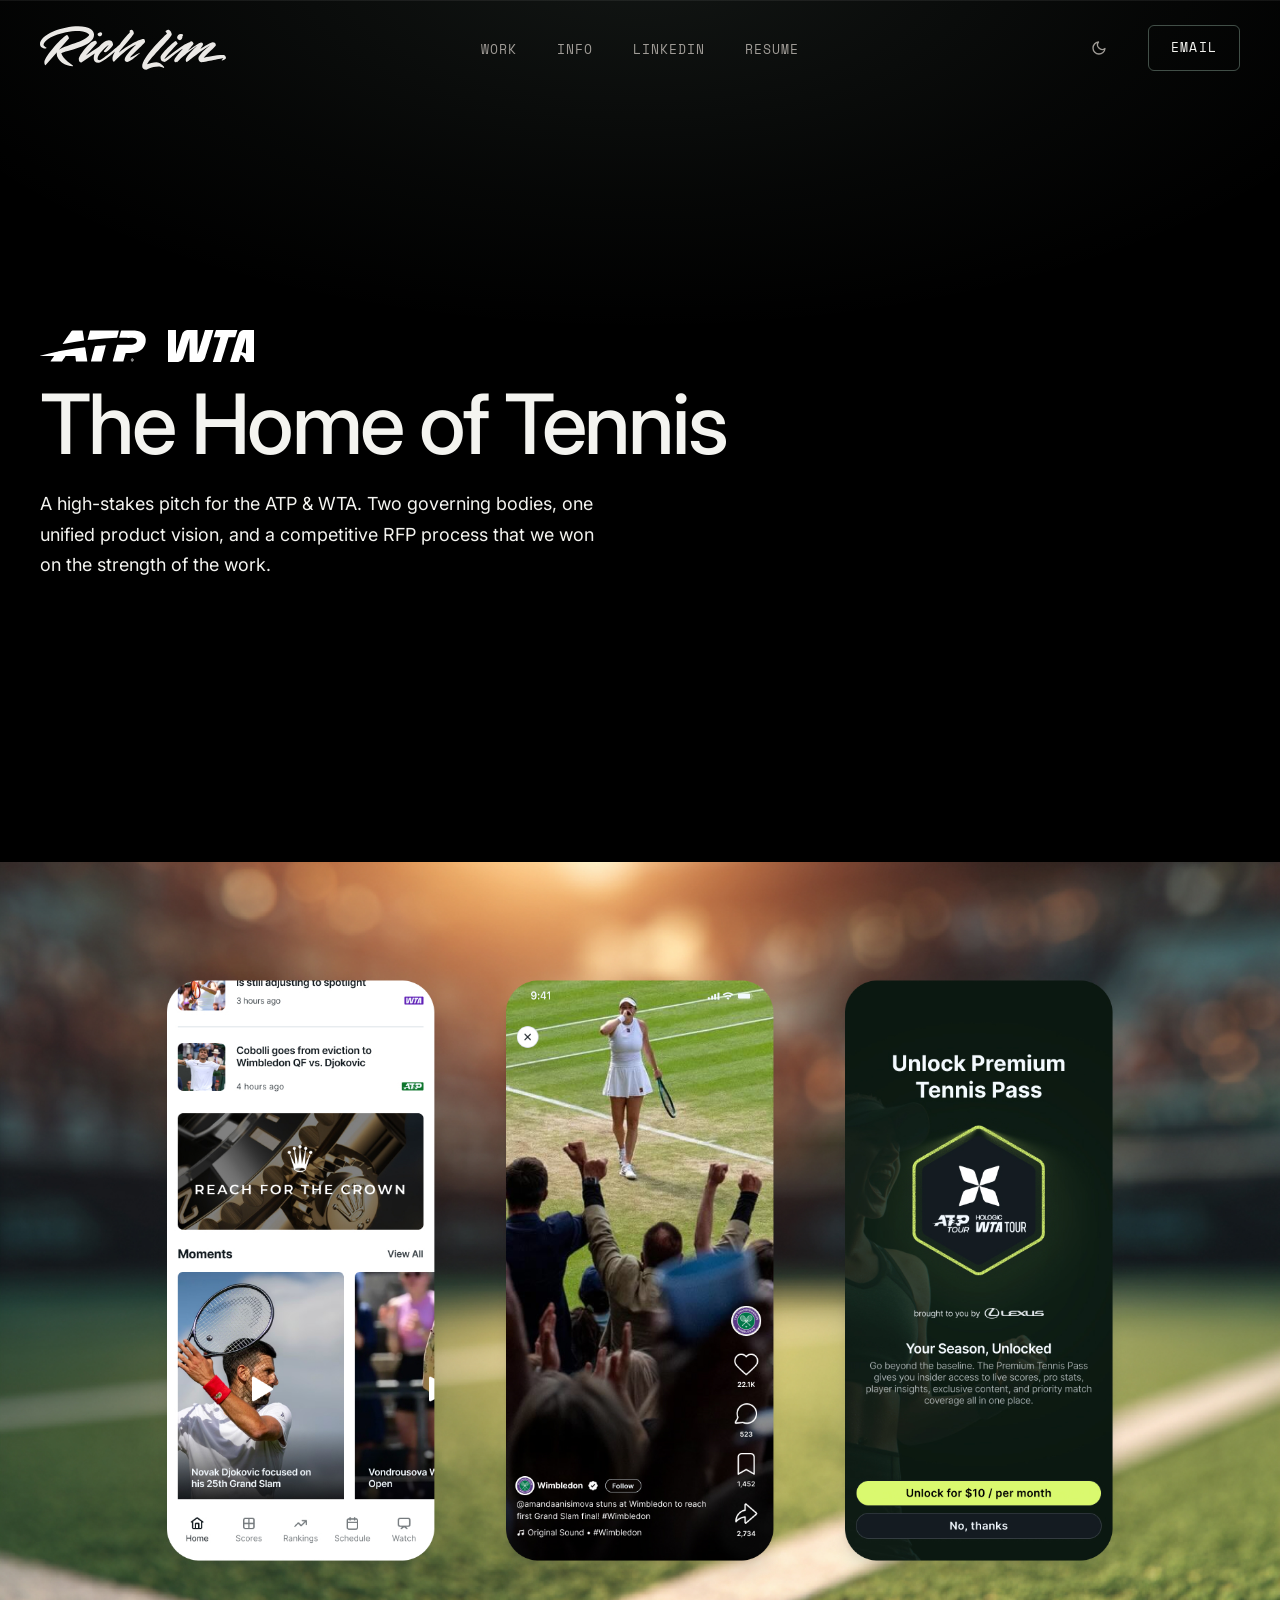
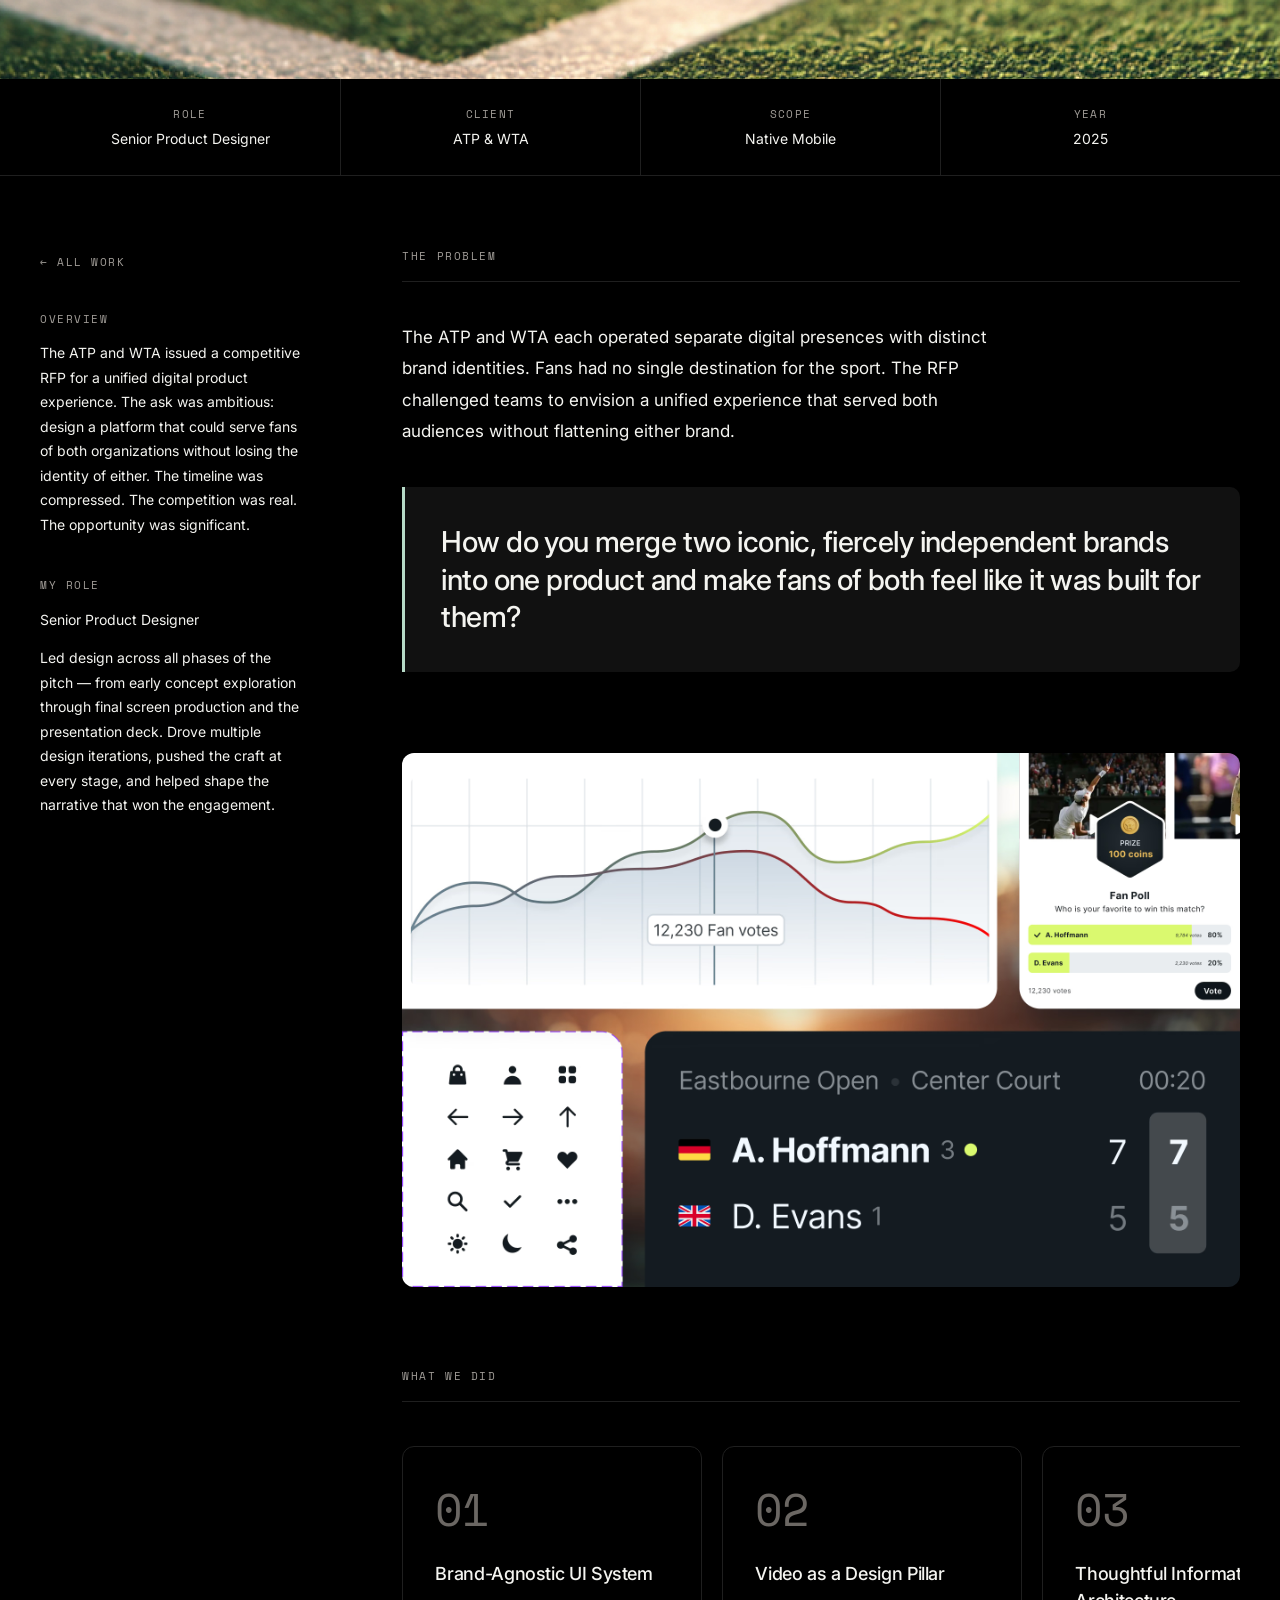
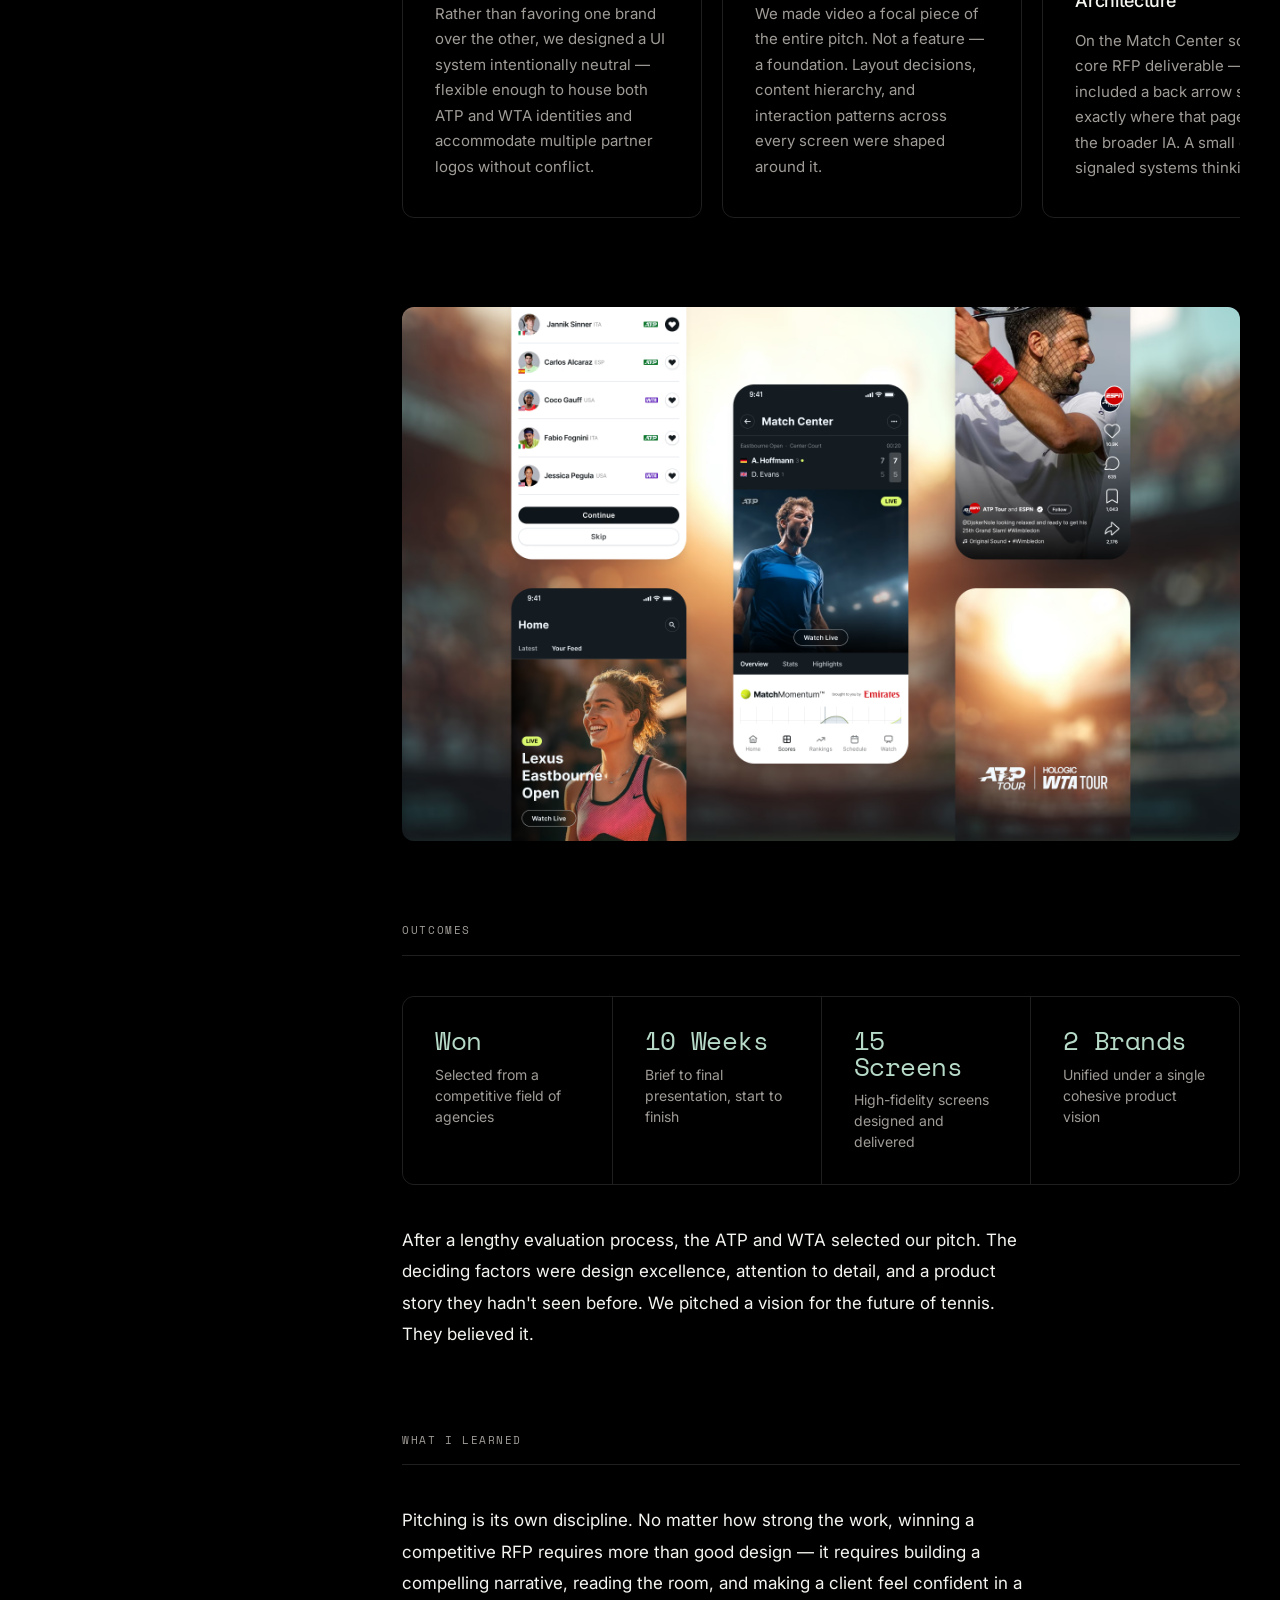
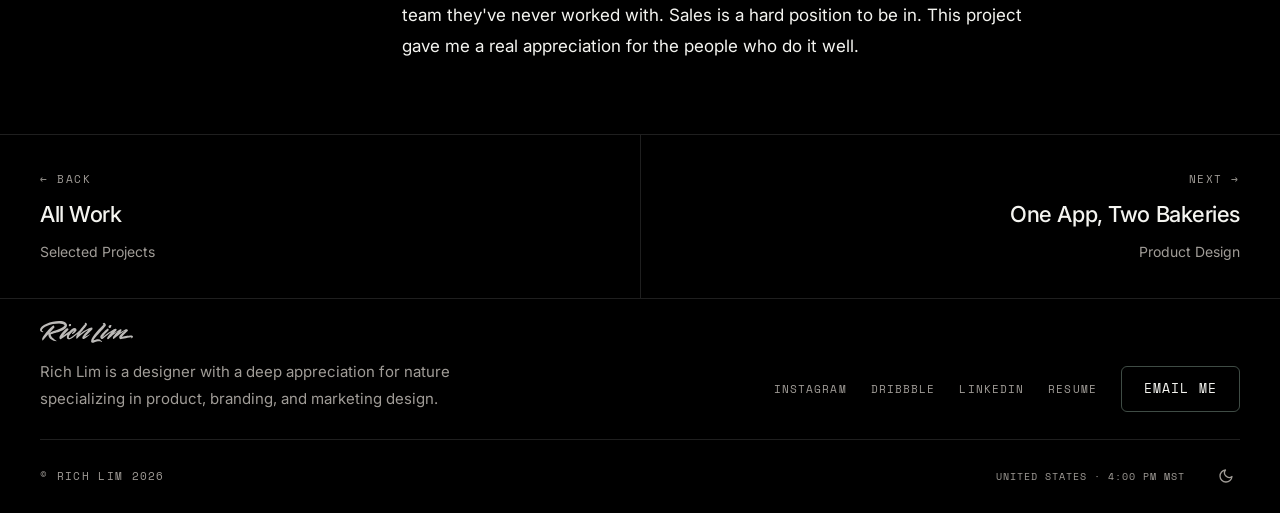
<file: tennis/index.html>
<!DOCTYPE html>
<html lang="en">
<head>
  <!-- Theme init: must run before CSS to prevent flash of wrong theme -->
  <script>if(localStorage.getItem('rl-theme')==='light')document.documentElement.setAttribute('data-theme','light');</script>
  <meta charset="UTF-8" />
  <meta name="viewport" content="width=device-width, initial-scale=1.0" />
  <title>The Home of Tennis · Rich Lim</title>
  <link rel="icon" type="image/svg+xml" href="/favicon.svg" />
  <meta name="description" content="A high-stakes pitch for two governing bodies to create one unified product vision, won through a competitive RFP process." />

  <link rel="preconnect" href="https://fonts.googleapis.com" />
  <link rel="preconnect" href="https://fonts.gstatic.com" crossorigin />
  <link href="https://fonts.googleapis.com/css2?family=Inter:wght@400;500;600&family=Space+Mono&display=swap" rel="stylesheet" />
  <link rel="stylesheet" href="/shared.css" />

  <style>
    /* ─── TOKENS ─────────────────────────────────────────────────────── */
    :root {
      --bg:          #000000;
      --surface:     #111111;
      --border:      #1f1f1f;
      --border-dim:  rgba(255,255,255,0.05);
      --text:        #F4F4F0;
      --text-dim:    #a09c97;
      --text-sub:    #6b6763;
      --accent:      #B6DAC7;

      --sans:  'Inter', system-ui, sans-serif;
      --mono:  'Space Mono', 'Courier New', monospace;

      --max-w: 1600px;
      --px:    clamp(1rem, 2.5vw, 2.5rem);
    }

    /* ─── BASE ───────────────────────────────────────────────────────── */
    *, *::before, *::after { box-sizing: border-box; margin: 0; padding: 0; }
    html { font-size: 16px; scroll-behavior: smooth; }
    body {
      background-color: var(--bg);
      background-image: radial-gradient(ellipse 90% 60% at 50% -5%, rgba(182,218,199,0.10) 0%, rgba(182,218,199,0.03) 45%, transparent 70%);
      background-attachment: fixed;
      color: var(--text);
      font-family: var(--sans);
      line-height: 1.5;
      -webkit-font-smoothing: antialiased;
      -moz-osx-font-smoothing: grayscale;
    }
    a { color: inherit; text-decoration: none; }
    ul { list-style: none; }

    /* ─── CUSTOM CURSOR ──────────────────────────────────────────────── */
    .cursor-dot {
      position: fixed; left: -200px; top: -200px;
      width: 10px; height: 10px;
      background: var(--accent); border-radius: 50%;
      pointer-events: none; z-index: 9999;
      transform: translate(-50%, -50%);
      will-change: left, top;
      transition: width 0.2s ease, height 0.2s ease, background 0.2s ease;
    }
    .cursor-ring {
      position: fixed; left: -200px; top: -200px;
      width: 30px; height: 30px;
      border: 1px solid rgba(182,218,199,0.3);
      border-radius: 50%;
      pointer-events: none; z-index: 9998;
      transform: translate(-50%, -50%);
      will-change: left, top;
      transition: width 0.35s ease, height 0.35s ease,
                  border-color 0.35s ease, background 0.35s ease;
    }
    .cursor-dot.is-hover { width: 16px; height: 16px; background: var(--text); }
    .cursor-ring.is-hover {
      width: 50px; height: 50px;
      border-color: rgba(182,218,199,0.15);
      background: rgba(182,218,199,0.03);
    }
    @media (hover: none), (pointer: coarse) {
      .cursor-dot, .cursor-ring { display: none; }
      body { cursor: auto; }
    }

    /* ─── ACCESSIBILITY ──────────────────────────────────────────────── */
    .skip-link {
      position: absolute; top: -100%; left: 1rem; z-index: 9999;
      padding: 0.5rem 1.25rem;
      background: var(--accent); color: var(--bg);
      font-family: var(--sans); font-size: 0.875rem; font-weight: 500;
      transition: top 0.2s;
    }
    .skip-link:focus { top: 1rem; }
    :focus-visible { outline: 2px solid var(--accent); outline-offset: 3px; }
    :focus:not(:focus-visible) { outline: none; }

    /* ─── LAYOUT ─────────────────────────────────────────────────────── */
    .wrap { max-width: var(--max-w); margin: 0 auto; padding: 0 40px; }

    /* ─── NAV ────────────────────────────────────────────────────────── */
    .site-header {
      position: sticky; top: 0; z-index: 100;
      background: transparent;
      border-top: 1px solid rgba(255,255,255,0.07);
    }
    @media (min-width: 900px) {
      .site-header { will-change: transform; }
    }
    .nav-inner { display: flex; justify-content: space-between; align-items: center; padding: 1.5rem 0; }
    .wordmark { display: flex; align-items: center; }
    .wordmark img { height: 2.75rem; width: auto; }
    .nav-links { display: flex; align-items: center; gap: 2.5rem; }
    .nav-links a {
      font-family: var(--mono); font-size: 0.8125rem;
      letter-spacing: 0.08em; text-transform: uppercase;
      color: var(--text-dim); transition: color 0.15s;
    }
    .nav-links a:hover { color: var(--text); }
    .nav-links a[aria-current="page"] {
      color: var(--text);
      text-decoration: underline;
      text-decoration-color: var(--accent);
      text-decoration-thickness: 1px;
      text-underline-offset: 3px;
    }
    .nav-ext { display: inline-flex; align-items: baseline; gap: 0.2em; }
    .nav-ext-icon { font-size: 0.75em; line-height: 1; color: var(--text-dim); transition: color 0.15s; }
    .nav-links a:hover .nav-ext-icon { color: var(--text); }
    .nav-links .nav-cta {
      color: var(--text);
      background: transparent;
      border-color: rgba(182, 218, 199, 0.35);
    }

    /* Applied when custom cursor JS initialises */
    body.js-cursor { cursor: none; }
    body.js-cursor .nav-toggle { cursor: none; }

    /* ─── HAMBURGER ──────────────────────────────────────────────────── */
    .nav-toggle {
      display: none; flex-direction: column; justify-content: center;
      gap: 5px; width: 40px; height: 40px;
      background: none; border: none; padding: 0.5rem; cursor: pointer;
      z-index: 9997; position: relative; flex-shrink: 0;
    }
    .hamburger-line {
      display: block; width: 20px; height: 1.5px;
      background: var(--text); border-radius: 1px; transform-origin: center;
      transition: transform 0.3s cubic-bezier(0.23, 1, 0.32, 1), opacity 0.2s ease;
    }
    .nav-toggle.is-open .hamburger-line:nth-child(1) { transform: translateY(6.5px) rotate(45deg); }
    .nav-toggle.is-open .hamburger-line:nth-child(2) { opacity: 0; transform: scaleX(0); }
    .nav-toggle.is-open .hamburger-line:nth-child(3) { transform: translateY(-6.5px) rotate(-45deg); }

    /* ─── BACK LINK (in sidebar) ────────────────────────────────────── */
    .cs-back-btn {
      display: inline-flex; align-items: center; gap: 0.5rem;
      font-family: var(--mono); font-size: 0.6875rem;
      letter-spacing: 0.14em; text-transform: uppercase;
      color: var(--text-dim); transition: color 0.15s;
      margin-bottom: 2.5rem;
    }
    .cs-back-btn:hover { color: var(--text); }

    /* ─── SCROLL REVEAL ──────────────────────────────────────────────── */
    @media (prefers-reduced-motion: no-preference) {
      .fade { opacity: 0; transform: translateY(22px); transition: opacity 0.7s ease, transform 0.7s ease; }
      .fade.visible { opacity: 1; transform: none; }
    }

    /* ─── IMAGE PLACEHOLDER ──────────────────────────────────────────── */
    .placeholder {
      background: var(--surface); position: relative; overflow: hidden;
    }
    .placeholder::before {
      content: '';
      position: absolute; inset: 0;
      background-image:
        linear-gradient(rgba(255,255,255,0.016) 1px, transparent 1px),
        linear-gradient(90deg, rgba(255,255,255,0.016) 1px, transparent 1px);
      background-size: 48px 48px;
      pointer-events: none;
    }
    .placeholder-lbl {
      position: absolute; bottom: 1.25rem; left: 1.25rem;
      font-family: var(--mono); font-size: 0.5625rem;
      letter-spacing: 0.2em; text-transform: uppercase;
      color: var(--text-sub);
    }

    /* ─── CASE STUDY HERO ────────────────────────────────────────────── */
    .cs-hero {
      padding-bottom: 0;
    }
    .cs-hero-inner {
      position: relative;
      overflow: hidden;
    }

    /* ─── TENNIS BALL ────────────────────────────────────────────────── */
    .cs-hero-head,
    .cs-hero-subtitle { position: relative; }
    .cs-hero-head {
      display: flex;
      flex-direction: column;
      align-items: flex-start;
      gap: 1.25rem;
      margin-bottom: 1.5rem;
    }
    .cs-hero-title {
      font-family: var(--sans);
      font-size: clamp(2.625rem, 6.5vw, 5.5rem);
      font-weight: 500;
      line-height: 1;
      letter-spacing: -0.035em;
      color: var(--text);
    }
    .cs-hero-title em {
      font-style: normal;
      color: var(--text);
    }
    .cs-hero-logo {
      height: 32px;
      width: auto;
      display: block;
    }
    @media (max-width: 640px) {
      .cs-hero-logo { height: 24px; }
    }
    .cs-hero-subtitle {
      font-size: clamp(1rem, 1.5vw, 1.125rem);
      line-height: 1.7;
      color: var(--text);
      max-width: 560px;
      margin-bottom: clamp(2rem, 5vh, 4rem);
    }

    /* ─── HERO IMAGE ─────────────────────────────────────────────────── */
    .cs-hero-image {
      width: 100%;
      overflow: hidden;
    }
    .cs-hero-image img {
      width: 100%;
      height: auto;
      display: block;
    }

    /* ─── META BAR ───────────────────────────────────────────────────── */
    .cs-meta {
      position: sticky;
      top: 0;
      z-index: 101;
      background: var(--bg);
      border-bottom: 1px solid var(--border);
    }
    .cs-meta-inner {
      display: grid;
      grid-template-columns: repeat(4, 1fr);
    }
    .cs-meta-item {
      padding: clamp(1.5rem, 3vh, 2.25rem) clamp(1rem, 2vw, 1.5rem);
      display: flex; flex-direction: column; gap: 0.5rem;
      align-items: center; text-align: center;
    }
    .cs-meta-item + .cs-meta-item {
      border-left: 1px solid var(--border);
    }
    .cs-meta-label {
      font-family: var(--mono); font-size: 0.6875rem;
      letter-spacing: 0.12em; text-transform: uppercase;
      color: var(--text-dim); /* #a09c97 → 7.9:1 on #000 — WCAG AA ✓ */
    }
    .cs-meta-value {
      font-family: var(--sans); font-size: 0.875rem;
      font-weight: 400; line-height: 1.3; color: var(--text);
    }

    /* ─── BODY LAYOUT ────────────────────────────────────────────────── */
    .cs-body {
      display: grid;
      grid-template-columns: 260px 1fr;
      gap: clamp(4rem, 8vw, 8rem);
      align-items: start;
      padding-top: clamp(4rem, 8vh, 7rem);
      padding-bottom: clamp(4rem, 8vh, 7rem);
    }

    /* ─── SIDEBAR ────────────────────────────────────────────────────── */
    .cs-sidebar {
      position: sticky;
      top: 6rem; /* overridden by JS once meta bar height is known */
    }
    .cs-sidebar-section {
      display: flex; flex-direction: column; gap: 0.875rem;
    }
    .cs-sidebar-section + .cs-sidebar-section {
      margin-top: 2.5rem;
      padding-top: 0;
    }
    .cs-sidebar-label {
      font-family: var(--mono); font-size: 0.6875rem;
      letter-spacing: 0.14em; text-transform: uppercase;
      color: var(--text-dim); /* 7.9:1 on #000 — WCAG AA ✓ */
    }
    .cs-sidebar-text {
      font-size: 0.875rem;
      line-height: 1.75; color: var(--text);
    }
    .cs-sidebar-role {
      font-size: 0.875rem; color: var(--text);
    }

    /* ─── MAIN CONTENT ───────────────────────────────────────────────── */
    .cs-content {
      display: flex; flex-direction: column;
      gap: clamp(4rem, 9vh, 7rem);
      min-width: 0;
    }
    .cs-section { display: flex; flex-direction: column; gap: 2.5rem; }
    .cs-section-label {
      font-family: var(--mono); font-size: 0.6875rem;
      letter-spacing: 0.14em; text-transform: uppercase;
      color: var(--text-dim);
      padding-bottom: 1rem;
      border-bottom: 1px solid var(--border);
    }
    .cs-pullquote {
      font-family: var(--sans);
      font-size: clamp(1.25rem, 2.25vw, 1.875rem);
      font-weight: 500; font-style: normal;
      line-height: 1.3; letter-spacing: -0.02em;
      color: var(--text);
    }
    .cs-pullquote-box {
      background: var(--surface);
      border-left: 3px solid var(--accent);
      border-radius: 0 10px 10px 0;
      padding: 2.25rem 2.25rem;
    }


    /* ─── WHAT WE DID CARDS ──────────────────────────────────────────── */
    .cs-work-grid {
      display: flex;
      gap: 1.25rem;
      overflow-x: auto;
      padding-top: 0.25rem;
      padding-bottom: 0.5rem;
      padding-left: 0;
      padding-right: 2rem;
      scroll-snap-type: x mandatory;
      scrollbar-width: none;
      -ms-overflow-style: none;
    }
    .cs-work-grid::-webkit-scrollbar { display: none; }
    .cs-work-card {
      flex: 0 0 clamp(240px, 26vw, 300px);
      background: var(--bg);
      border: 1px solid var(--border);
      border-radius: 12px;
      padding: 2.5rem 2rem 2.25rem;
      scroll-snap-align: start;
    }
    .cs-work-card-num {
      font-family: var(--mono);
      font-size: clamp(2rem, 3.5vw, 3rem);
      font-weight: 400; line-height: 1;
      letter-spacing: -0.03em;
      color: var(--text-sub);
      margin-bottom: 1.75rem;
    }
    .cs-work-card-title {
      font-family: var(--sans); font-size: clamp(1rem, 1.5vw, 1.125rem);
      font-weight: 500; letter-spacing: -0.02em; margin-bottom: 0.875rem;
      color: var(--text);
    }
    .cs-work-card-desc {
      font-family: var(--sans); font-size: 0.9375rem;
      line-height: 1.7; color: var(--text-dim); /* 7.9:1 on #111 — WCAG AA ✓ */
    }

    /* ─── OUTCOMES ───────────────────────────────────────────────────── */
    .cs-closing-quote {
      font-family: var(--sans);
      font-size: clamp(1.125rem, 2vw, 1.5rem);
      font-weight: 400; font-style: normal;
      line-height: 1.6; letter-spacing: -0.015em;
      color: var(--text);
      padding-left: 1.5rem;
      border-left: 2px solid var(--border);
      margin-top: 0.5rem;
    }

    /* ─── IN-CONTENT IMAGE ───────────────────────────────────────────── */
    .cs-image {
      width: 100%;
      border-radius: 12px;
      overflow: hidden;
    }
    .cs-image img {
      width: 100%;
      height: auto;
      display: block;
    }

    /* ─── PAGINATION ─────────────────────────────────────────────────── */
    .cs-pagination {
      border-top: 1px solid var(--border);
    }
    .cs-pagination-inner {
      display: grid; grid-template-columns: 1fr 1fr;
      min-height: 140px;
    }
    .cs-pag-item {
      display: flex; flex-direction: column; justify-content: center;
      padding: clamp(2rem, 4vh, 3rem) 0;
      gap: 0.625rem;
    }
    .cs-pag-item + .cs-pag-item {
      border-left: 1px solid var(--border);
      padding-left: clamp(1.5rem, 3vw, 3rem);
      align-items: flex-end;
      text-align: right;
      transition: border-color 0.2s ease;
    }
    .cs-pag-item + .cs-pag-item:hover { border-left-color: var(--accent); }
    .cs-pag-direction {
      font-family: var(--mono); font-size: 0.6875rem;
      letter-spacing: 0.14em; text-transform: uppercase;
      color: var(--text-dim);
      display: flex; align-items: center; gap: 0.5rem;
      transition: color 0.2s ease;
    }
    .cs-pag-item:last-child .cs-pag-direction {
      justify-content: flex-end;
    }
    .cs-pag-title {
      font-family: var(--sans);
      font-size: clamp(1rem, 2vw, 1.375rem);
      font-weight: 500; letter-spacing: -0.02em;
      color: var(--text);
      transition: color 0.2s ease;
    }
    .cs-pag-sub {
      font-size: 0.875rem; color: var(--text-dim);
      transition: color 0.2s ease;
    }
    .cs-pag-item:hover .cs-pag-title { color: var(--accent); }

    /* ─── FOOTER ─────────────────────────────────────────────────────── */
    .site-footer {
      border-top: 1px solid var(--border);
      padding: clamp(1.25rem, 2.5vh, 2rem) 0;
    }
    .footer-inner {
      display: flex; align-items: center; justify-content: space-between;
      gap: 1rem; flex-wrap: wrap;
    }
    .footer-copy, .footer-tz {
      font-family: var(--mono); font-size: 0.6875rem;
      letter-spacing: 0.12em; text-transform: uppercase;
      color: var(--text-dim);
    }

    /* ─── MOBILE ─────────────────────────────────────────────────────── */
    @media (max-width: 900px) {
      .cs-body {
        grid-template-columns: 1fr;
        gap: clamp(3rem, 6vh, 5rem);
      }
      .cs-sidebar { position: static; }
      .cs-sidebar-section + .cs-sidebar-section {
        display: grid; grid-template-columns: 1fr 1fr;
        align-items: start; gap: 1rem;
        margin-top: 0;
        padding-top: 1.25rem;
        border-top: 1px solid var(--border);
      }
      .cs-sidebar-section:first-child {
        display: grid; grid-template-columns: 1fr 1fr;
        align-items: start; gap: 1rem;
      }
    }
    @media (max-width: 768px) {
      .wrap { padding: 0 20px; }
      .wordmark img { height: 2.25rem; }
      .nav-ext-secondary { display: none; }
      .nav-links { gap: 1.75rem; }
      .cs-meta { position: static; }
      .cs-back-btn { margin-top: 1.5rem; display: block; }
      .cs-pagination { margin-top: 2rem; }
      .cs-meta-inner { grid-template-columns: repeat(2, 1fr); }
      .cs-meta-item:nth-child(3) { border-left: none; }
      .cs-meta-item:nth-child(3),
      .cs-meta-item:nth-child(4) {
        border-top: 1px solid var(--border);
      }
    }

    @media (max-width: 640px) {
      .nav-toggle { display: flex; }
      #nav-menu {
        position: fixed; inset: 0;
        background: var(--bg);
        flex-direction: column; align-items: center; justify-content: center;
        gap: 2rem; z-index: 9996;
        opacity: 0; pointer-events: none;
        transition: opacity 0.3s ease;
      }
      #nav-menu.is-open { opacity: 1; pointer-events: auto; }
      #nav-menu a { font-size: 1.125rem; letter-spacing: 0.04em; }
      #nav-menu li.nav-ext-secondary { display: block; }
      #nav-menu .nav-cta { padding: 0.875rem 2rem; font-size: 0.875rem; }
      body.nav-is-open { overflow: hidden; }
      .cs-hero-title { font-size: clamp(3rem, 12vw, 4.5rem); }
      .cs-hero-image img { aspect-ratio: 3 / 4; object-fit: cover; object-position: center top; }
      .cs-image img { aspect-ratio: 3 / 4; object-fit: cover; object-position: center top; }
      .cs-sidebar-section,
      .cs-sidebar-section + .cs-sidebar-section,
      .cs-sidebar-section:first-child { display: flex; flex-direction: column; gap: 0.75rem; }
      .cs-sidebar-section + .cs-sidebar-section { border-top: 1px solid var(--border); padding-top: 1.25rem; }
      .cs-work-card { flex: 0 0 min(280px, 80vw); }
    }
    @media (max-width: 500px) {
      .cs-meta-inner { grid-template-columns: 1fr 1fr; }
      .cs-pagination-inner { grid-template-columns: 1fr; }
      .cs-pag-item + .cs-pag-item {
        border-left: none; border-top: 1px solid var(--border);
        padding-left: 0; align-items: flex-start; text-align: left;
      }
      .cs-pag-item:last-child .cs-pag-direction { justify-content: flex-start; }
    }
  </style>
</head>
<body>

  <a class="skip-link" href="#main">Skip to content</a>
  <div class="cursor-dot" aria-hidden="true"></div>
  <div class="cursor-ring" aria-hidden="true"></div>

  <!-- ═══════════════════════════════════════════════════════
       HEADER / NAV
  ═══════════════════════════════════════════════════════ -->
  <header class="site-header" id="site-header" role="banner"></header>
  <script src="/nav.js"></script>

  <main id="main">

    <!-- ═══════════════════════════════════════════════════════
         HERO
    ═══════════════════════════════════════════════════════ -->
    <section class="cs-hero" aria-labelledby="cs-title">
      <div class="cs-hero-inner wrap page-hero-inner">


        <div class="cs-hero-head">
          <img class="cs-hero-logo" src="/atp-wta-logos.svg" alt="ATP &amp; WTA" />
          <h1 class="cs-hero-title" id="cs-title">
            The Home <em>of Tennis</em>
          </h1>
        </div>

        <p class="cs-hero-subtitle">A high-stakes pitch for the ATP &amp; WTA. Two governing bodies, one unified product vision, and a competitive RFP process that we won on the strength of the work.</p>

      </div>

      <div class="cs-hero-image">
        <img src="/atp-wta-cover.jpg" alt="The Home of Tennis — ATP &amp; WTA unified product concept" loading="eager" fetchpriority="high" />
      </div>
    </section>

    <!-- ═══════════════════════════════════════════════════════
         META BAR
    ═══════════════════════════════════════════════════════ -->
    <section class="cs-meta" aria-label="Project details">
      <div class="wrap">
        <div class="cs-meta-inner">
          <div class="cs-meta-item">
            <span class="cs-meta-label card-meta-lbl">Role</span>
            <span class="cs-meta-value card-meta-val">Senior Product Designer</span>
          </div>
          <div class="cs-meta-item">
            <span class="cs-meta-label card-meta-lbl">Client</span>
            <span class="cs-meta-value card-meta-val">ATP &amp; WTA</span>
          </div>
          <div class="cs-meta-item">
            <span class="cs-meta-label card-meta-lbl">Scope</span>
            <span class="cs-meta-value card-meta-val">Native Mobile</span>
          </div>
          <div class="cs-meta-item">
            <span class="cs-meta-label card-meta-lbl">Year</span>
            <span class="cs-meta-value card-meta-val">2025</span>
          </div>
        </div>
      </div>
    </section>

    <!-- ═══════════════════════════════════════════════════════
         BODY — SIDEBAR + CONTENT
    ═══════════════════════════════════════════════════════ -->
    <div class="cs-body wrap">

      <!-- SIDEBAR -->
      <aside class="cs-sidebar" aria-label="Project overview">
        <a href="/#work" class="cs-back-btn" aria-label="Back to all work">← All Work</a>
        <div class="cs-sidebar-section fade">
          <p class="cs-sidebar-label">Overview</p>
          <p class="cs-sidebar-text">The ATP and WTA issued a competitive RFP for a unified digital product experience. The ask was ambitious: design a platform that could serve fans of both organizations without losing the identity of either. The timeline was compressed. The competition was real. The opportunity was significant.</p>
        </div>
        <div class="cs-sidebar-section fade">
          <p class="cs-sidebar-label">My Role</p>
          <p class="cs-sidebar-text cs-sidebar-role">Senior Product Designer</p>
          <p class="cs-sidebar-text">Led design across all phases of the pitch — from early concept exploration through final screen production and the presentation deck. Drove multiple design iterations, pushed the craft at every stage, and helped shape the narrative that won the engagement.</p>
        </div>
      </aside>

      <!-- MAIN CONTENT -->
      <div class="cs-content">

        <!-- THE PROBLEM -->
        <section class="cs-section fade" aria-labelledby="cs-problem">
          <p class="cs-section-label" id="cs-problem">The Problem</p>
          <p class="body-text">The ATP and WTA each operated separate digital presences with distinct brand identities. Fans had no single destination for the sport. The RFP challenged teams to envision a unified experience that served both audiences without flattening either brand.</p>
          <div class="cs-pullquote-box">
            <blockquote class="cs-pullquote">
              How do you merge two iconic, fiercely independent brands into one product and make fans of both feel like it was built for them?
            </blockquote>
          </div>
        </section>

        <figure class="cs-image fade">
          <img src="/tennis-product-1.jpg" alt="The Home of Tennis — product design concepts" loading="lazy" />
        </figure>

        <!-- WHAT WE DID -->
        <section class="cs-section fade" aria-labelledby="cs-work">
          <p class="cs-section-label" id="cs-work">What We Did</p>
          <div class="cs-work-grid" role="list">

            <div class="cs-work-card" role="listitem">
              <div class="cs-work-card-num" aria-hidden="true">01</div>
              <h2 class="cs-work-card-title">Brand-Agnostic UI System</h2>
              <p class="cs-work-card-desc">Rather than favoring one brand over the other, we designed a UI system intentionally neutral — flexible enough to house both ATP and WTA identities and accommodate multiple partner logos without conflict.</p>
            </div>

            <div class="cs-work-card" role="listitem">
              <div class="cs-work-card-num" aria-hidden="true">02</div>
              <h2 class="cs-work-card-title">Video as a Design Pillar</h2>
              <p class="cs-work-card-desc">We made video a focal piece of the entire pitch. Not a feature — a foundation. Layout decisions, content hierarchy, and interaction patterns across every screen were shaped around it.</p>
            </div>

            <div class="cs-work-card" role="listitem">
              <div class="cs-work-card-num" aria-hidden="true">03</div>
              <h2 class="cs-work-card-title">Thoughtful Information Architecture</h2>
              <p class="cs-work-card-desc">On the Match Center screen — a core RFP deliverable — we included a back arrow showing exactly where that page lived in the broader IA. A small detail that signaled systems thinking.</p>
            </div>

            <div class="cs-work-card" role="listitem">
              <div class="cs-work-card-num" aria-hidden="true">04</div>
              <h2 class="cs-work-card-title">Rapid Iteration</h2>
              <p class="cs-work-card-desc">We treated the RFP as a design contest. Multiple concept rounds, rigorous critique at every stage. Each iteration raised the bar on craft and pushed the storytelling further.</p>
            </div>

            <div class="cs-work-card" role="listitem">
              <div class="cs-work-card-num" aria-hidden="true">05</div>
              <h2 class="cs-work-card-title">Pitch Deck &amp; Narrative</h2>
              <p class="cs-work-card-desc">We designed an immersive presentation alongside the product vision — a full story arc moving from problem to solution to future opportunity, built to land in a room.</p>
            </div>

          </div>
        </section>

        <figure class="cs-image fade">
          <img src="/tennis-product-2.jpg" alt="The Home of Tennis — refined screen designs" loading="lazy" />
        </figure>

        <!-- OUTCOMES -->
        <section class="cs-section fade" aria-labelledby="cs-outcomes">
          <p class="cs-section-label" id="cs-outcomes">Outcomes</p>

          <div class="cs-outcomes" role="list">
            <div class="cs-outcome" role="listitem">
              <span class="cs-outcome-val">Won</span>
              <p class="cs-outcome-label">Selected from a competitive field of agencies</p>
            </div>
            <div class="cs-outcome" role="listitem">
              <span class="cs-outcome-val">10 Weeks</span>
              <p class="cs-outcome-label">Brief to final presentation, start to finish</p>
            </div>
            <div class="cs-outcome" role="listitem">
              <span class="cs-outcome-val">15 Screens</span>
              <p class="cs-outcome-label">High-fidelity screens designed and delivered</p>
            </div>
            <div class="cs-outcome" role="listitem">
              <span class="cs-outcome-val">2 Brands</span>
              <p class="cs-outcome-label">Unified under a single cohesive product vision</p>
            </div>
          </div>

          <p class="body-text">
            After a lengthy evaluation process, the ATP and WTA selected our pitch. The deciding factors were design excellence, attention to detail, and a product story they hadn't seen before. We pitched a vision for the future of tennis. They believed it.
          </p>
        </section>

        <!-- WHAT I LEARNED -->
        <section class="cs-section fade" aria-labelledby="cs-learned">
          <p class="cs-section-label" id="cs-learned">What I Learned</p>
          <p class="body-text">Pitching is its own discipline. No matter how strong the work, winning a competitive RFP requires more than good design — it requires building a compelling narrative, reading the room, and making a client feel confident in a team they've never worked with. Sales is a hard position to be in. This project gave me a real appreciation for the people who do it well.</p>
        </section>

      </div>
    </div>

    <!-- ═══════════════════════════════════════════════════════
         PAGINATION
    ═══════════════════════════════════════════════════════ -->
    <nav class="cs-pagination" aria-label="Case study navigation">
      <div class="wrap">
        <div class="cs-pagination-inner">

          <a href="/#work" class="cs-pag-item" aria-label="Back to all work">
            <span class="cs-pag-direction">← Back</span>
            <span class="cs-pag-title">All Work</span>
            <span class="cs-pag-sub">Selected Projects</span>
          </a>

          <a href="/cobs-bread" class="cs-pag-item" aria-label="Next case study: One App, Two Bakeries">
            <span class="cs-pag-direction">Next →</span>
            <span class="cs-pag-title">One App, Two Bakeries</span>
            <span class="cs-pag-sub">Product Design</span>
          </a>

        </div>
      </div>
    </nav>

    <div id="prefooter"></div>

  </main>

  <!-- ═══════════════════════════════════════════════════════
       FOOTER
  ═══════════════════════════════════════════════════════ -->
  <footer class="site-footer" id="site-footer" role="contentinfo"></footer>

  <script src="/prefooter.js"></script>
  <script src="/footer.js"></script>
  <script>
    /* ─── CUSTOM CURSOR ─────────────────────────────────── */
    const dot  = document.querySelector('.cursor-dot');
    const ring = document.querySelector('.cursor-ring');
    if (dot && ring && window.matchMedia('(hover: hover) and (pointer: fine)').matches) {
      document.body.classList.add('js-cursor');

      let mx = -200, my = -200, rx = -200, ry = -200;
      document.addEventListener('mousemove', e => { mx = e.clientX; my = e.clientY; });
      function lerp(a, b, t) { return a + (b - a) * t; }
      (function loop() {
        dot.style.left  = mx + 'px';
        dot.style.top   = my + 'px';
        rx = lerp(rx, mx, 0.12);
        ry = lerp(ry, my, 0.12);
        ring.style.left = rx + 'px';
        ring.style.top  = ry + 'px';
        requestAnimationFrame(loop);
      })();
      document.querySelectorAll('a, button, [role="button"], input, select, textarea').forEach(el => {
        el.addEventListener('mouseenter', () => { dot.classList.add('is-hover'); ring.classList.add('is-hover'); });
        el.addEventListener('mouseleave', () => { dot.classList.remove('is-hover'); ring.classList.remove('is-hover'); });
      });

      // Invert cursor on light cards
      document.querySelectorAll('.cs-work-card').forEach(card => {
        card.addEventListener('mouseenter', () => {
          dot.style.background = '#1a1a1a';
          ring.style.borderColor = 'rgba(0,0,0,0.22)';
        });
        card.addEventListener('mouseleave', () => {
          dot.style.background = '';
          ring.style.borderColor = '';
        });
      });
    }

    /* ─── STICKY META / PUSH NAV ────────────────────────── */
    (function () {
      var header  = document.querySelector('.site-header');
      var metaBar = document.querySelector('.cs-meta');
      var sidebar = document.querySelector('.cs-sidebar');
      if (!header || !metaBar) return;

      // Pin sidebar top just below the sticky meta bar
      function setSidebarTop() {
        if (sidebar) sidebar.style.top = (metaBar.offsetHeight + 24) + 'px';
      }
      setSidebarTop();
      window.addEventListener('resize', setSidebarTop, { passive: true });

      // Desktop only: smooth-push nav upward as meta ribbon scrolls into top
      if (!window.matchMedia('(min-width: 900px)').matches) return;

      var navH = header.offsetHeight;

      function pushNav() {
        var top = metaBar.getBoundingClientRect().top;
        if (top > navH) {
          header.style.transform = '';
        } else if (top >= 0) {
          var ratio = (navH - top) / navH;
          header.style.transform = 'translateY(' + (-ratio * navH) + 'px)';
        } else {
          header.style.transform = 'translateY(-' + navH + 'px)';
        }
      }

      window.addEventListener('scroll', pushNav, { passive: true });
      pushNav();
    })();

    /* ─── SCROLL REVEAL ─────────────────────────────────── */
    const observer = new IntersectionObserver(entries => {
      entries.forEach(e => { if (e.isIntersecting) { e.target.classList.add('visible'); observer.unobserve(e.target); } });
    }, { threshold: 0.08 });
    document.querySelectorAll('.fade').forEach(el => observer.observe(el));


  </script>

</body>
</html>
</file>
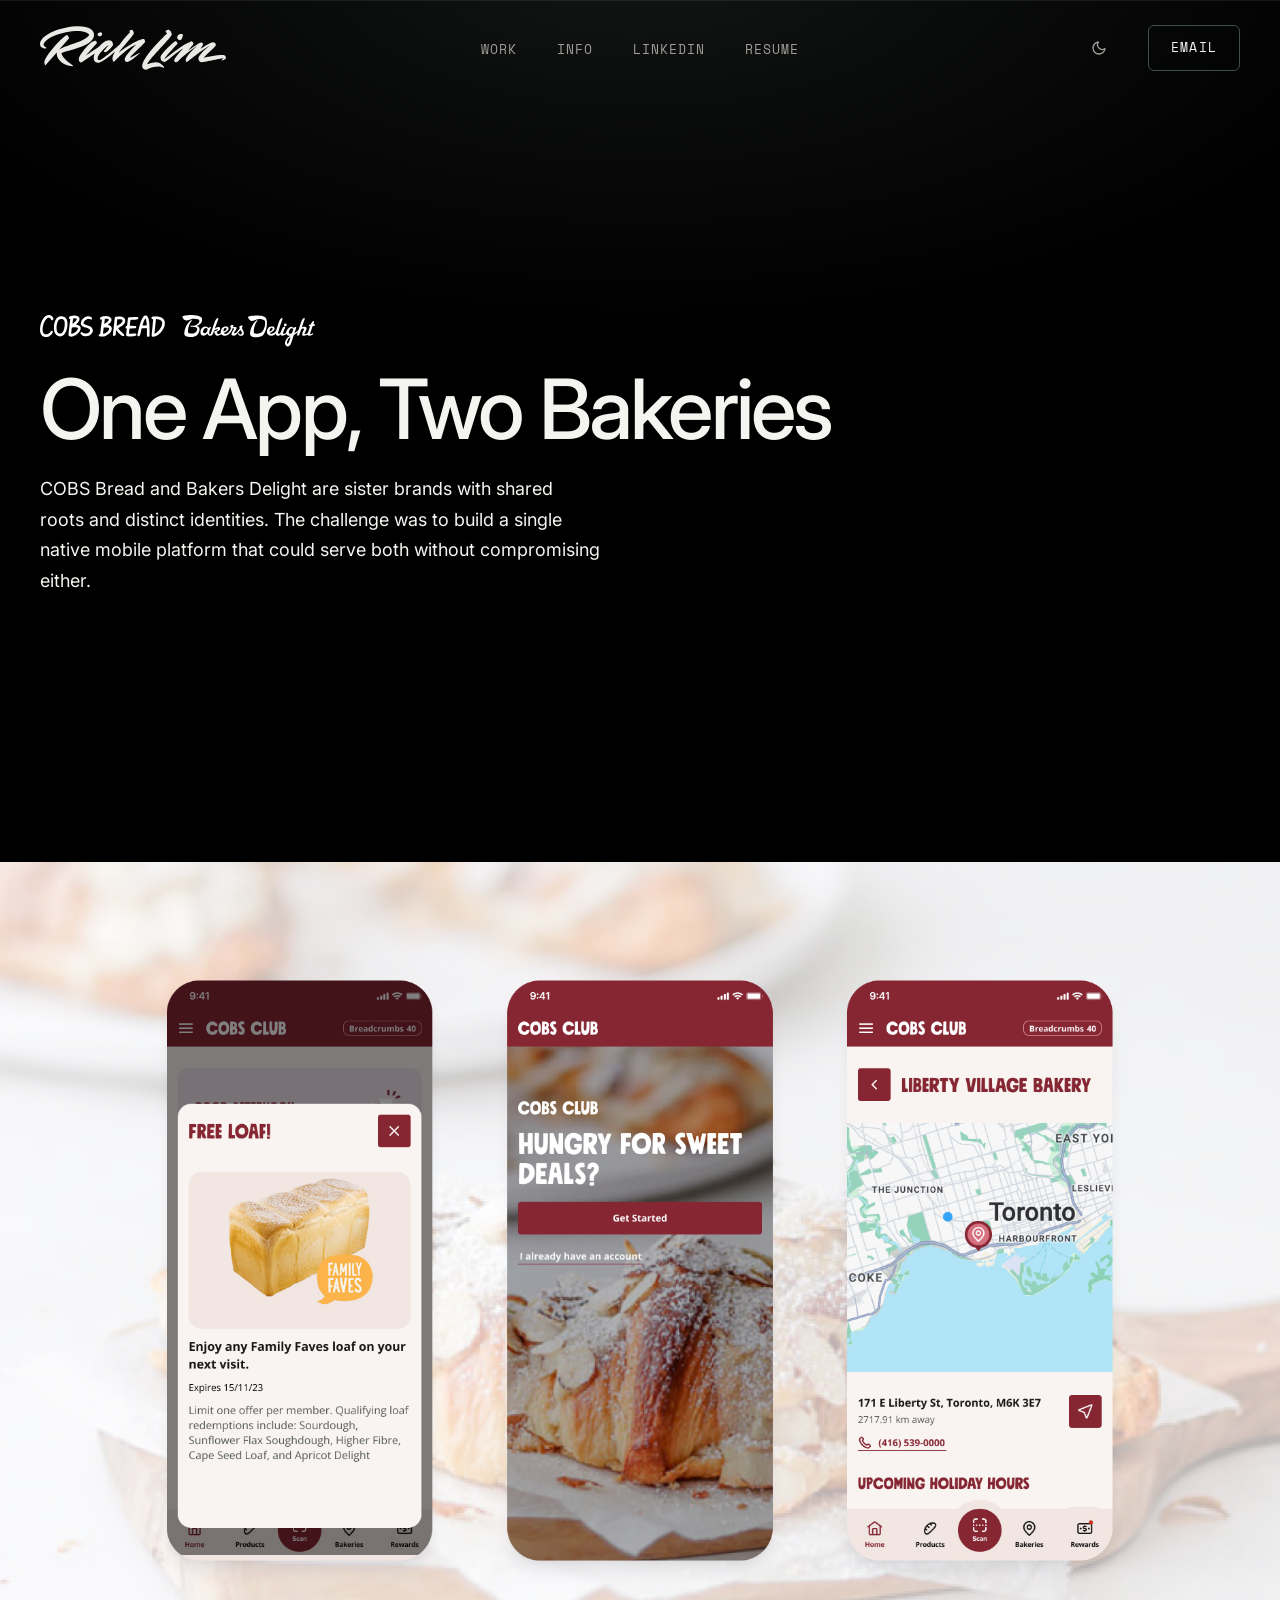
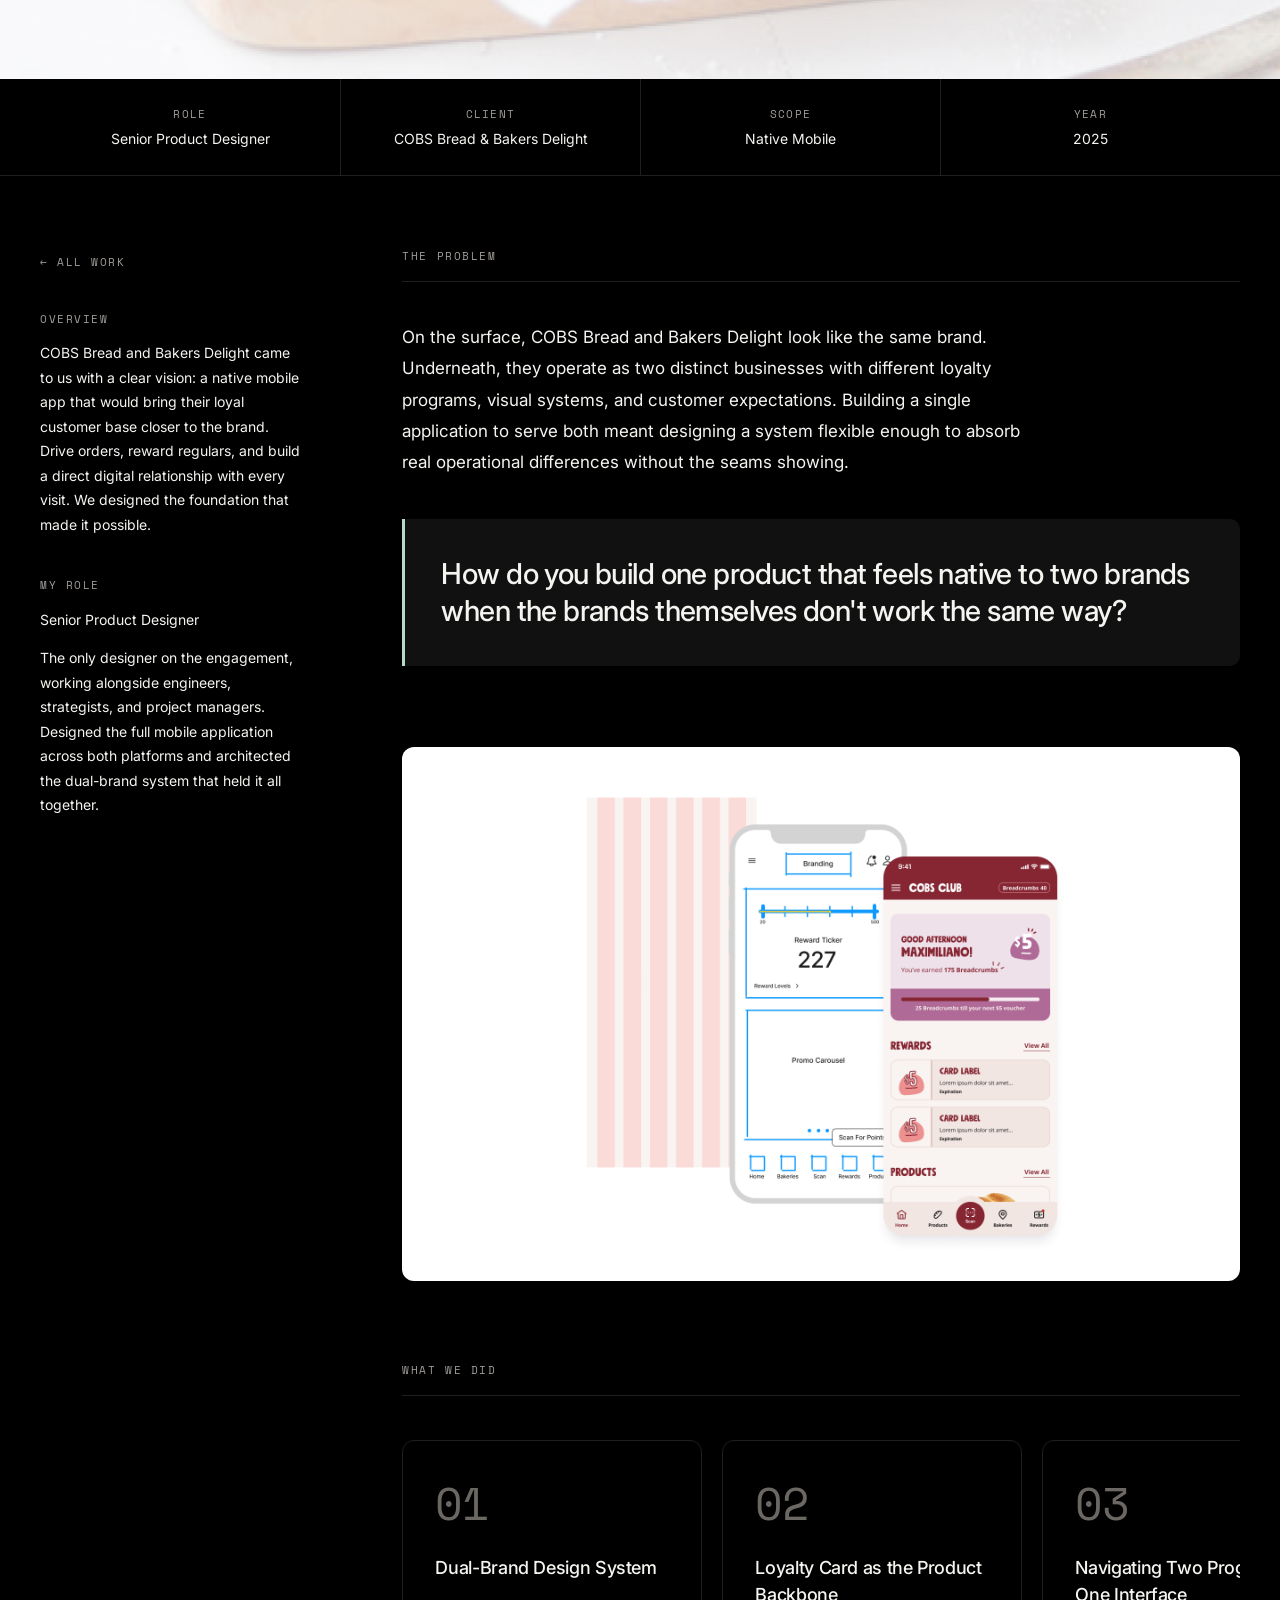
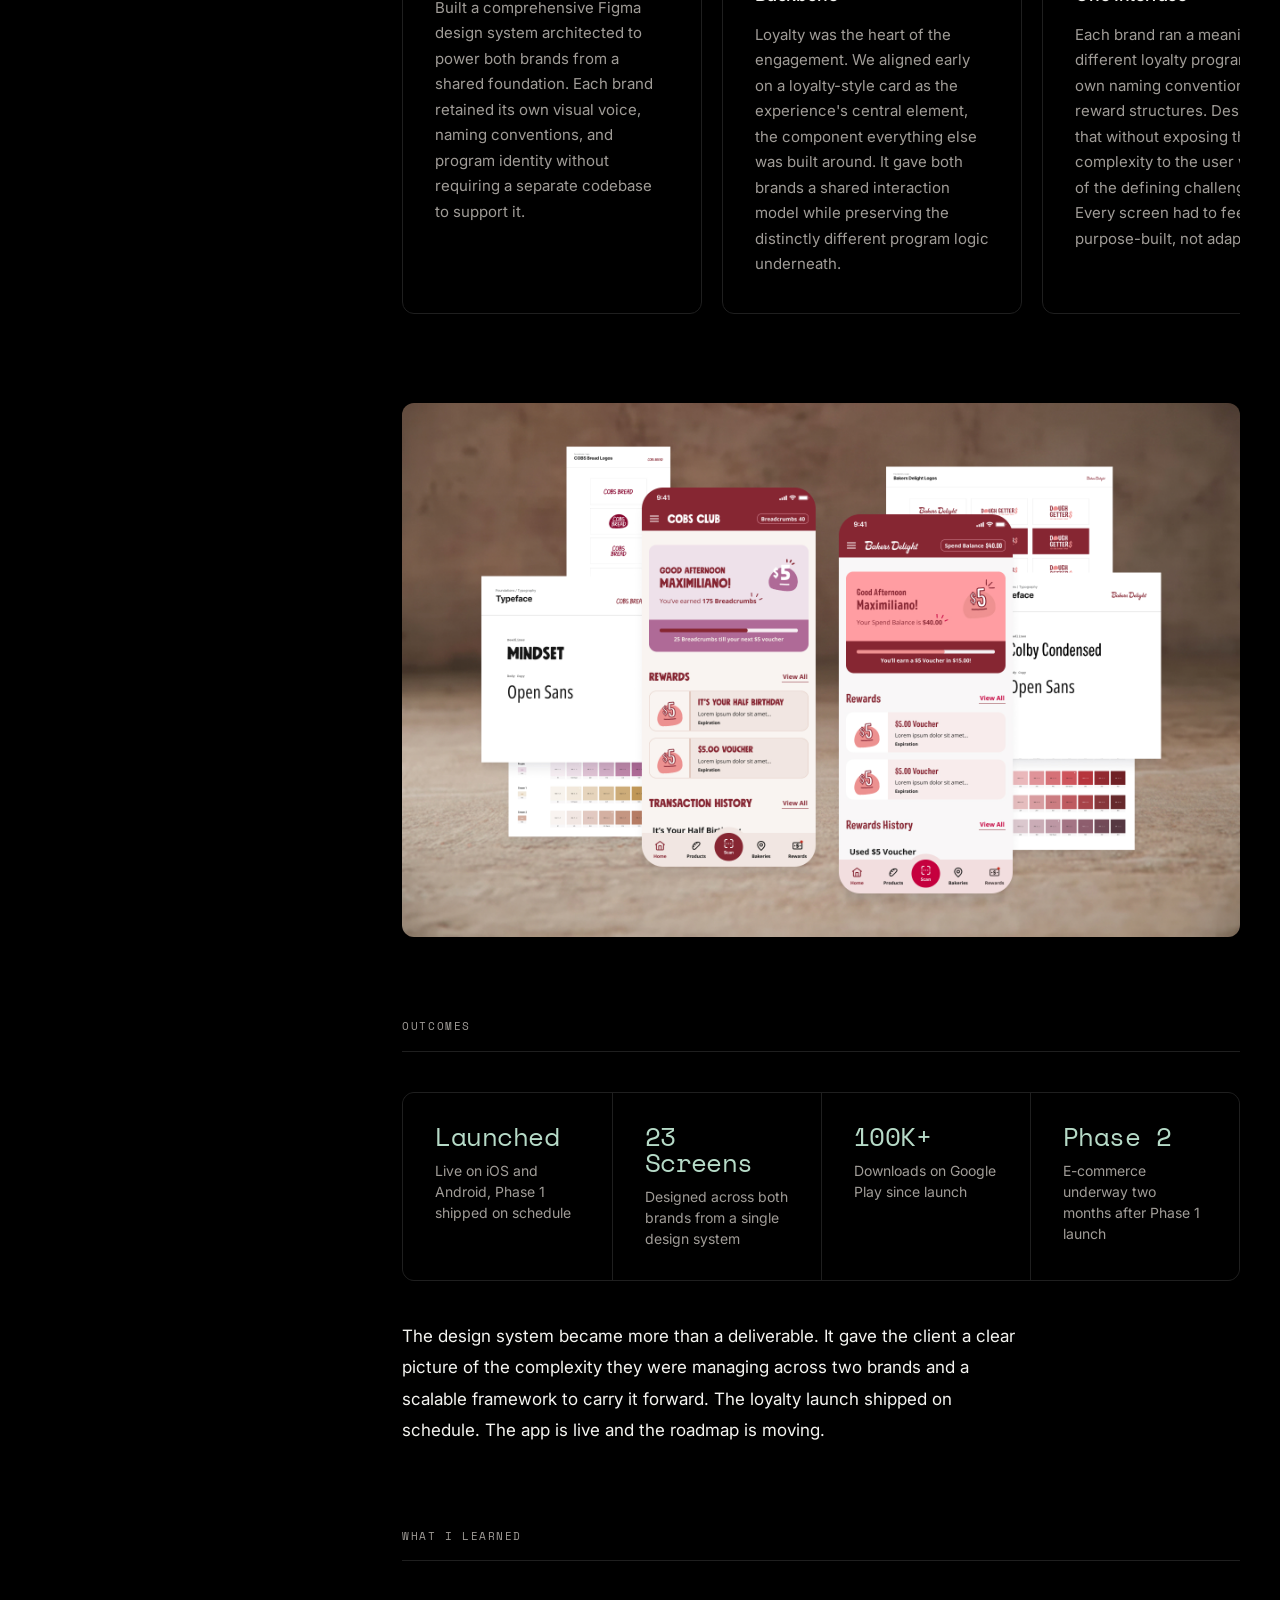
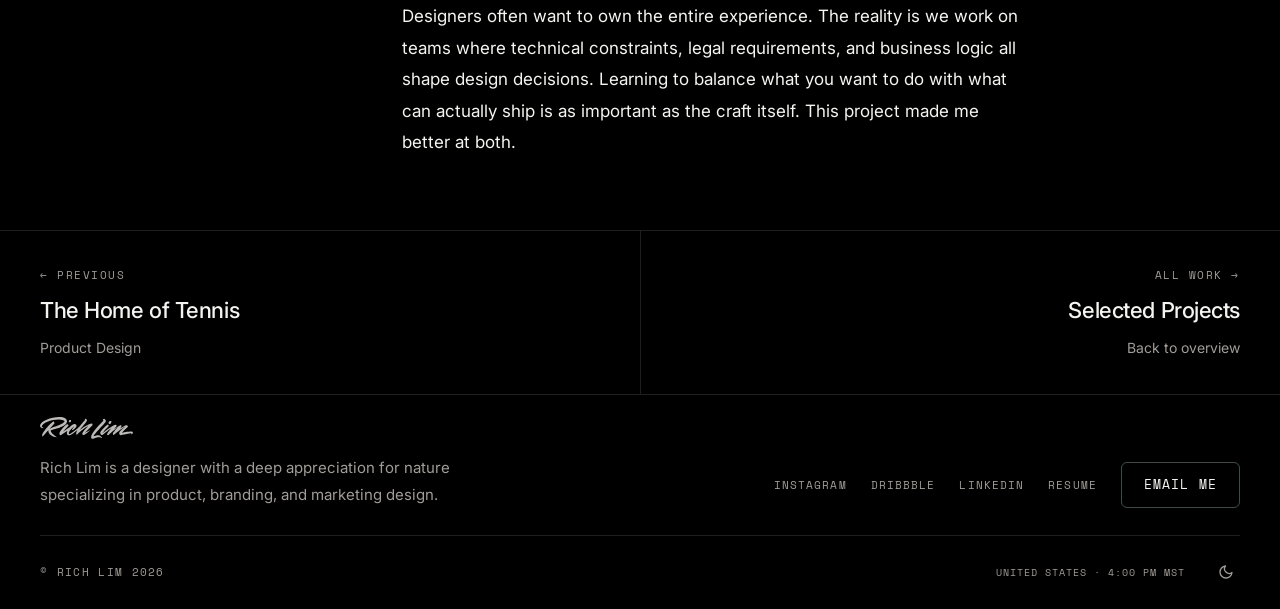
<file: cobs-bread.html>
<!DOCTYPE html>
<html lang="en">
<head>
  <meta charset="UTF-8" />
  <meta name="viewport" content="width=device-width, initial-scale=1.0" />
  <title>One App, Two Bakeries · Rich Lim</title>
  <link rel="icon" type="image/svg+xml" href="favicon.svg" />
  <meta name="description" content="A single native mobile platform built to serve two sister brands — COBS Bread and Bakers Delight — without compromising either." />

  <link rel="preconnect" href="https://fonts.googleapis.com" />
  <link rel="preconnect" href="https://fonts.gstatic.com" crossorigin />
  <link href="https://fonts.googleapis.com/css2?family=Inter:wght@400;500;600&family=Space+Mono&display=swap" rel="stylesheet" />
  <link rel="stylesheet" href="shared.css" />

  <style>
    /* ─── TOKENS ─────────────────────────────────────────────────────── */
    :root {
      --bg:          #000000;
      --surface:     #111111;
      --border:      #1f1f1f;
      --border-dim:  rgba(255,255,255,0.05);
      --text:        #F4F4F0;
      --text-dim:    #a09c97;
      --text-sub:    #6b6763;
      --accent:      #B6DAC7;

      --sans:  'Inter', system-ui, sans-serif;
      --mono:  'Space Mono', 'Courier New', monospace;

      --max-w: 1600px;
      --px:    clamp(1rem, 2.5vw, 2.5rem);
    }

    /* ─── BASE ───────────────────────────────────────────────────────── */
    *, *::before, *::after { box-sizing: border-box; margin: 0; padding: 0; }
    html { font-size: 16px; scroll-behavior: smooth; }
    body {
      background-color: var(--bg);
      background-image: radial-gradient(ellipse 90% 60% at 50% -5%, rgba(182,218,199,0.10) 0%, rgba(182,218,199,0.03) 45%, transparent 70%);
      background-attachment: fixed;
      color: var(--text);
      font-family: var(--sans);
      line-height: 1.5;
      -webkit-font-smoothing: antialiased;
      -moz-osx-font-smoothing: grayscale;
    }
    a { color: inherit; text-decoration: none; }
    ul { list-style: none; }

    /* ─── CUSTOM CURSOR ──────────────────────────────────────────────── */
    .cursor-dot {
      position: fixed; left: -200px; top: -200px;
      width: 5px; height: 5px;
      background: var(--accent); border-radius: 50%;
      pointer-events: none; z-index: 9999;
      transform: translate(-50%, -50%);
      will-change: left, top;
      transition: width 0.2s ease, height 0.2s ease, background 0.2s ease;
    }
    .cursor-ring {
      position: fixed; left: -200px; top: -200px;
      width: 30px; height: 30px;
      border: 1px solid rgba(182,218,199,0.3);
      border-radius: 50%;
      pointer-events: none; z-index: 9998;
      transform: translate(-50%, -50%);
      will-change: left, top;
      transition: width 0.35s ease, height 0.35s ease,
                  border-color 0.35s ease, background 0.35s ease;
    }
    .cursor-dot.is-hover { width: 8px; height: 8px; background: var(--text); }
    .cursor-ring.is-hover {
      width: 50px; height: 50px;
      border-color: rgba(182,218,199,0.15);
      background: rgba(182,218,199,0.03);
    }
    @media (hover: none), (pointer: coarse) {
      .cursor-dot, .cursor-ring { display: none; }
      body { cursor: auto; }
    }

    /* ─── ACCESSIBILITY ──────────────────────────────────────────────── */
    .skip-link {
      position: absolute; top: -100%; left: 1rem; z-index: 9999;
      padding: 0.5rem 1.25rem;
      background: var(--accent); color: var(--bg);
      font-family: var(--sans); font-size: 0.875rem; font-weight: 500;
      transition: top 0.2s;
    }
    .skip-link:focus { top: 1rem; }
    :focus-visible { outline: 2px solid var(--accent); outline-offset: 3px; }
    :focus:not(:focus-visible) { outline: none; }

    /* ─── LAYOUT ─────────────────────────────────────────────────────── */
    .wrap { max-width: var(--max-w); margin: 0 auto; padding: 0 40px; }

    /* ─── NAV ────────────────────────────────────────────────────────── */
    .site-header {
      position: sticky; top: 0; z-index: 100;
      background: transparent;
      border-top: 1px solid rgba(255,255,255,0.07);
    }
    @media (min-width: 900px) {
      .site-header { will-change: transform; }
    }
    .nav-inner { display: flex; justify-content: space-between; align-items: center; padding: 1.5rem 0; }
    .wordmark { display: flex; align-items: center; }
    .wordmark img { height: 2.75rem; width: auto; }
    .nav-links { display: flex; align-items: center; gap: 2.5rem; }
    .nav-links a {
      font-family: var(--mono); font-size: 0.8125rem;
      letter-spacing: 0.08em; text-transform: uppercase;
      color: var(--text-dim); transition: color 0.15s;
    }
    .nav-links a:hover { color: var(--text); }
    .nav-links a[aria-current="page"] {
      color: var(--text);
      text-decoration: underline;
      text-decoration-color: var(--accent);
      text-decoration-thickness: 1px;
      text-underline-offset: 3px;
    }
    .nav-ext { display: inline-flex; align-items: baseline; gap: 0.2em; }
    .nav-ext-icon { font-size: 0.75em; line-height: 1; color: var(--text-dim); transition: color 0.15s; }
    .nav-links a:hover .nav-ext-icon { color: var(--text); }
    .nav-links .nav-cta {
      color: var(--text);
      background: transparent;
      border-color: rgba(182, 218, 199, 0.35);
    }

    /* Applied when custom cursor JS initialises */
    body.js-cursor { cursor: none; }
    body.js-cursor .nav-toggle { cursor: none; }

    /* ─── HAMBURGER ──────────────────────────────────────────────────── */
    .nav-toggle {
      display: none; flex-direction: column; justify-content: center;
      gap: 5px; width: 40px; height: 40px;
      background: none; border: none; padding: 0.5rem; cursor: pointer;
      z-index: 9997; position: relative; flex-shrink: 0;
    }
    .hamburger-line {
      display: block; width: 20px; height: 1.5px;
      background: var(--text); border-radius: 1px; transform-origin: center;
      transition: transform 0.3s cubic-bezier(0.23, 1, 0.32, 1), opacity 0.2s ease;
    }
    .nav-toggle.is-open .hamburger-line:nth-child(1) { transform: translateY(6.5px) rotate(45deg); }
    .nav-toggle.is-open .hamburger-line:nth-child(2) { opacity: 0; transform: scaleX(0); }
    .nav-toggle.is-open .hamburger-line:nth-child(3) { transform: translateY(-6.5px) rotate(-45deg); }

    /* ─── BACK LINK (in sidebar) ────────────────────────────────────── */
    .cs-back-btn {
      display: inline-flex; align-items: center; gap: 0.5rem;
      font-family: var(--mono); font-size: 0.6875rem;
      letter-spacing: 0.14em; text-transform: uppercase;
      color: var(--text-dim); transition: color 0.15s;
      margin-bottom: 2.5rem;
    }
    .cs-back-btn:hover { color: var(--text); }

    /* ─── SCROLL REVEAL ──────────────────────────────────────────────── */
    @media (prefers-reduced-motion: no-preference) {
      .fade { opacity: 0; transform: translateY(22px); transition: opacity 0.7s ease, transform 0.7s ease; }
      .fade.visible { opacity: 1; transform: none; }
    }

    /* ─── IMAGE PLACEHOLDER ──────────────────────────────────────────── */
    .placeholder {
      background: var(--surface); position: relative; overflow: hidden;
    }
    .placeholder::before {
      content: '';
      position: absolute; inset: 0;
      background-image:
        linear-gradient(rgba(255,255,255,0.016) 1px, transparent 1px),
        linear-gradient(90deg, rgba(255,255,255,0.016) 1px, transparent 1px);
      background-size: 48px 48px;
      pointer-events: none;
    }
    .placeholder-lbl {
      position: absolute; bottom: 1.25rem; left: 1.25rem;
      font-family: var(--mono); font-size: 0.5625rem;
      letter-spacing: 0.2em; text-transform: uppercase;
      color: var(--text-sub);
    }

    /* ─── CASE STUDY HERO ────────────────────────────────────────────── */
    .cs-hero {
      padding-bottom: 0;
    }
    .cs-hero-inner {
      position: relative;
    }
    .cs-hero-head {
      display: flex;
      flex-direction: column;
      align-items: flex-start;
      gap: 1.25rem;
      margin-bottom: 1.5rem;
    }
    .cs-hero-title {
      font-family: var(--sans);
      font-size: clamp(2.625rem, 6.5vw, 5.5rem);
      font-weight: 500;
      line-height: 1;
      letter-spacing: -0.035em;
      color: var(--text);
    }
    .cs-hero-title em {
      font-style: normal;
      color: var(--text);
    }
    .cs-hero-logo {
      height: 32px;
      width: auto;
      display: block;
    }
    @media (max-width: 640px) {
      .cs-hero-logo { height: 24px; }
    }
    .cs-hero-subtitle {
      font-size: clamp(1rem, 1.5vw, 1.125rem);
      line-height: 1.7;
      color: var(--text);
      max-width: 560px;
      margin-bottom: clamp(2rem, 5vh, 4rem);
    }

    /* ─── HERO IMAGE ─────────────────────────────────────────────────── */
    .cs-hero-image {
      width: 100%;
      overflow: hidden;
    }
    .cs-hero-image img {
      width: 100%;
      height: auto;
      display: block;
    }

    /* ─── META BAR ───────────────────────────────────────────────────── */
    .cs-meta {
      position: sticky;
      top: 0;
      z-index: 101;
      background: var(--bg);
      border-bottom: 1px solid var(--border);
    }
    .cs-meta-inner {
      display: grid;
      grid-template-columns: repeat(4, 1fr);
    }
    .cs-meta-item {
      padding: clamp(1.5rem, 3vh, 2.25rem) clamp(1rem, 2vw, 1.5rem);
      display: flex; flex-direction: column; gap: 0.5rem;
      align-items: center; text-align: center;
    }
    .cs-meta-item + .cs-meta-item {
      border-left: 1px solid var(--border);
    }
    .cs-meta-label {
      font-family: var(--mono); font-size: 0.6875rem;
      letter-spacing: 0.12em; text-transform: uppercase;
      color: var(--text-dim);
    }
    .cs-meta-value {
      font-family: var(--sans); font-size: 0.875rem;
      font-weight: 400; line-height: 1.3; color: var(--text);
    }

    /* ─── BODY LAYOUT ────────────────────────────────────────────────── */
    .cs-body {
      display: grid;
      grid-template-columns: 260px 1fr;
      gap: clamp(4rem, 8vw, 8rem);
      align-items: start;
      padding-top: clamp(4rem, 8vh, 7rem);
      padding-bottom: clamp(4rem, 8vh, 7rem);
    }

    /* ─── SIDEBAR ────────────────────────────────────────────────────── */
    .cs-sidebar {
      position: sticky;
      top: 6rem;
    }
    .cs-sidebar-section {
      display: flex; flex-direction: column; gap: 0.875rem;
    }
    .cs-sidebar-section + .cs-sidebar-section {
      margin-top: 2.5rem;
      padding-top: 0;
    }
    .cs-sidebar-label {
      font-family: var(--mono); font-size: 0.6875rem;
      letter-spacing: 0.14em; text-transform: uppercase;
      color: var(--text-dim);
    }
    .cs-sidebar-text {
      font-size: 0.875rem;
      line-height: 1.75; color: var(--text);
    }
    .cs-sidebar-role {
      font-size: 0.875rem; color: var(--text);
    }
    .cs-sidebar-stat {
      display: flex; flex-direction: column; gap: 0.25rem;
    }
    .cs-sidebar-stat-val {
      font-family: var(--mono); font-size: 0.875rem;
      color: var(--text); letter-spacing: -0.01em;
    }
    .cs-sidebar-stat-lbl {
      font-size: 0.8125rem; line-height: 1.5; color: var(--text-dim);
    }

    /* ─── MAIN CONTENT ───────────────────────────────────────────────── */
    .cs-content {
      display: flex; flex-direction: column;
      gap: clamp(4rem, 9vh, 7rem);
      min-width: 0;
    }
    .cs-section { display: flex; flex-direction: column; gap: 2.5rem; }
    .cs-section-label {
      font-family: var(--mono); font-size: 0.6875rem;
      letter-spacing: 0.14em; text-transform: uppercase;
      color: var(--text-dim);
      padding-bottom: 1rem;
      border-bottom: 1px solid var(--border);
    }
    .cs-pullquote {
      font-family: var(--sans);
      font-size: clamp(1.25rem, 2.25vw, 1.875rem);
      font-weight: 500; font-style: normal;
      line-height: 1.3; letter-spacing: -0.02em;
      color: var(--text);
    }
    .cs-pullquote-box {
      background: var(--surface);
      border-left: 3px solid var(--accent);
      border-radius: 0 10px 10px 0;
      padding: 2.25rem 2.25rem;
    }

    /* ─── WHAT WE DID CARDS ──────────────────────────────────────────── */
    .cs-work-grid {
      display: flex;
      gap: 1.25rem;
      overflow-x: auto;
      padding-top: 0.25rem;
      padding-bottom: 0.5rem;
      padding-left: 0;
      padding-right: 2rem;
      scroll-snap-type: x mandatory;
      scrollbar-width: none;
      -ms-overflow-style: none;
    }
    .cs-work-grid::-webkit-scrollbar { display: none; }
    .cs-work-card {
      flex: 0 0 clamp(240px, 26vw, 300px);
      background: var(--bg);
      border: 1px solid var(--border);
      border-radius: 12px;
      padding: 2.5rem 2rem 2.25rem;
      scroll-snap-align: start;
    }
    .cs-work-card-num {
      font-family: var(--mono);
      font-size: clamp(2rem, 3.5vw, 3rem);
      font-weight: 400; line-height: 1;
      letter-spacing: -0.03em;
      color: var(--text-sub);
      margin-bottom: 1.75rem;
    }
    .cs-work-card-title {
      font-family: var(--sans); font-size: clamp(1rem, 1.5vw, 1.125rem);
      font-weight: 500; letter-spacing: -0.02em; margin-bottom: 0.875rem;
      color: var(--text);
    }
    .cs-work-card-desc {
      font-family: var(--sans); font-size: 0.9375rem;
      line-height: 1.7; color: var(--text-dim);
    }

    /* ─── OUTCOMES ───────────────────────────────────────────────────── */
    .cs-closing-quote {
      font-family: var(--sans);
      font-size: clamp(1.125rem, 2vw, 1.5rem);
      font-weight: 400; font-style: normal;
      line-height: 1.6; letter-spacing: -0.015em;
      color: var(--text);
      padding-left: 1.5rem;
      border-left: 2px solid var(--border);
      margin-top: 0.5rem;
    }

    /* ─── IN-CONTENT IMAGE ───────────────────────────────────────────── */
    .cs-image {
      width: 100%;
      border-radius: 12px;
      overflow: hidden;
    }
    .cs-image img {
      width: 100%;
      height: auto;
      display: block;
    }

    /* ─── PAGINATION ─────────────────────────────────────────────────── */
    .cs-pagination {
      border-top: 1px solid var(--border);
    }
    .cs-pagination-inner {
      display: grid; grid-template-columns: 1fr 1fr;
      min-height: 140px;
    }
    .cs-pag-item {
      display: flex; flex-direction: column; justify-content: center;
      padding: clamp(2rem, 4vh, 3rem) 0;
      gap: 0.625rem;
    }
    .cs-pag-item + .cs-pag-item {
      border-left: 1px solid var(--border);
      padding-left: clamp(1.5rem, 3vw, 3rem);
      align-items: flex-end;
      text-align: right;
      transition: border-color 0.2s ease;
    }
    .cs-pag-item + .cs-pag-item:hover { border-left-color: var(--accent); }
    .cs-pag-direction {
      font-family: var(--mono); font-size: 0.6875rem;
      letter-spacing: 0.14em; text-transform: uppercase;
      color: var(--text-dim);
      display: flex; align-items: center; gap: 0.5rem;
      transition: color 0.2s ease;
    }
    .cs-pag-item:last-child .cs-pag-direction {
      justify-content: flex-end;
    }
    .cs-pag-title {
      font-family: var(--sans);
      font-size: clamp(1rem, 2vw, 1.375rem);
      font-weight: 500; letter-spacing: -0.02em;
      color: var(--text);
      transition: color 0.2s ease;
    }
    .cs-pag-sub {
      font-size: 0.875rem; color: var(--text-dim);
      transition: color 0.2s ease;
    }
    .cs-pag-item:hover .cs-pag-direction,
    .cs-pag-item:hover .cs-pag-title,
    .cs-pag-item:hover .cs-pag-sub { color: var(--accent); }

    /* ─── FOOTER ─────────────────────────────────────────────────────── */
    .site-footer {
      border-top: 1px solid var(--border);
      padding: clamp(1.25rem, 2.5vh, 2rem) 0;
    }
    .footer-inner {
      display: flex; align-items: center; justify-content: space-between;
      gap: 1rem; flex-wrap: wrap;
    }
    .footer-copy, .footer-tz {
      font-family: var(--mono); font-size: 0.6875rem;
      letter-spacing: 0.12em; text-transform: uppercase;
      color: var(--text-dim);
    }

    /* ─── MOBILE ─────────────────────────────────────────────────────── */
    @media (max-width: 900px) {
      .cs-body {
        grid-template-columns: 1fr;
        gap: clamp(3rem, 6vh, 5rem);
      }
      .cs-sidebar { position: static; }
      .cs-sidebar-section + .cs-sidebar-section {
        display: grid; grid-template-columns: 1fr 1fr;
        align-items: start; gap: 1rem;
        margin-top: 0;
        padding-top: 1.25rem;
        border-top: 1px solid var(--border);
      }
      .cs-sidebar-section:first-child {
        display: grid; grid-template-columns: 1fr 1fr;
        align-items: start; gap: 1rem;
      }
    }
    @media (max-width: 768px) {
      .wrap { padding: 0 20px; }
      .wordmark img { height: 2.25rem; }
      .nav-ext-secondary { display: none; }
      .nav-links { gap: 1.75rem; }
      .cs-meta { position: static; }
      .cs-back-btn { margin-top: 1.5rem; display: block; }
      .cs-pagination { margin-top: 2rem; }
      .cs-meta-inner { grid-template-columns: repeat(2, 1fr); }
      .cs-meta-item:nth-child(3) { border-left: none; }
      .cs-meta-item:nth-child(3),
      .cs-meta-item:nth-child(4) {
        border-top: 1px solid var(--border);
      }
    }

    @media (max-width: 640px) {
      .nav-toggle { display: flex; }
      #nav-menu {
        position: fixed; inset: 0;
        background: var(--bg);
        flex-direction: column; align-items: center; justify-content: center;
        gap: 2rem; z-index: 9996;
        opacity: 0; pointer-events: none;
        transition: opacity 0.3s ease;
      }
      #nav-menu.is-open { opacity: 1; pointer-events: auto; }
      #nav-menu a { font-size: 1.125rem; letter-spacing: 0.04em; }
      #nav-menu li.nav-ext-secondary { display: block; }
      #nav-menu .nav-cta { padding: 0.875rem 2rem; font-size: 0.875rem; }
      body.nav-is-open { overflow: hidden; }
      .cs-hero-title { font-size: clamp(3rem, 12vw, 4.5rem); }
      .cs-hero-image img { aspect-ratio: 3 / 4; object-fit: cover; object-position: center top; }
      .cs-image img { aspect-ratio: 3 / 4; object-fit: cover; object-position: center top; }
      .cs-sidebar-section,
      .cs-sidebar-section + .cs-sidebar-section,
      .cs-sidebar-section:first-child { display: flex; flex-direction: column; gap: 0.75rem; }
      .cs-sidebar-section + .cs-sidebar-section { border-top: 1px solid var(--border); padding-top: 1.25rem; }
      .cs-work-card { flex: 0 0 min(280px, 80vw); }
    }
    @media (max-width: 500px) {
      .cs-meta-inner { grid-template-columns: 1fr 1fr; }
      .cs-pagination-inner { grid-template-columns: 1fr; }
      .cs-pag-item + .cs-pag-item {
        border-left: none; border-top: 1px solid var(--border);
        padding-left: 0; align-items: flex-start; text-align: left;
      }
      .cs-pag-item:last-child .cs-pag-direction { justify-content: flex-start; }
    }
  </style>
</head>
<body>

  <a class="skip-link" href="#main">Skip to content</a>
  <div class="cursor-dot" aria-hidden="true"></div>
  <div class="cursor-ring" aria-hidden="true"></div>

  <!-- ═══════════════════════════════════════════════════════
       HEADER / NAV
  ═══════════════════════════════════════════════════════ -->
  <header class="site-header" id="site-header" role="banner"></header>
  <script src="nav.js"></script>

  <main id="main">

    <!-- ═══════════════════════════════════════════════════════
         HERO
    ═══════════════════════════════════════════════════════ -->
    <section class="cs-hero" aria-labelledby="cs-title">
      <div class="cs-hero-inner wrap page-hero-inner">

<div class="cs-hero-head">
          <img class="cs-hero-logo" src="bdh-logos.svg" alt="COBS Bread &amp; Bakers Delight" />
          <h1 class="cs-hero-title" id="cs-title">
            One App, <em>Two Bakeries</em>
          </h1>
        </div>

        <p class="cs-hero-subtitle">COBS Bread and Bakers Delight are sister brands with shared roots and distinct identities. The challenge was to build a single native mobile platform that could serve both without compromising either.</p>

      </div>

      <div class="cs-hero-image">
        <img src="bdh-hero.jpg" alt="One App, Two Bakeries — COBS Bread &amp; Bakers Delight mobile application" loading="eager" fetchpriority="high" />
      </div>
    </section>

    <!-- ═══════════════════════════════════════════════════════
         META BAR
    ═══════════════════════════════════════════════════════ -->
    <section class="cs-meta" aria-label="Project details">
      <div class="wrap">
        <div class="cs-meta-inner">
          <div class="cs-meta-item">
            <span class="cs-meta-label card-meta-lbl">Role</span>
            <span class="cs-meta-value card-meta-val">Senior Product Designer</span>
          </div>
          <div class="cs-meta-item">
            <span class="cs-meta-label card-meta-lbl">Client</span>
            <span class="cs-meta-value card-meta-val">COBS Bread &amp; Bakers Delight</span>
          </div>
          <div class="cs-meta-item">
            <span class="cs-meta-label card-meta-lbl">Scope</span>
            <span class="cs-meta-value card-meta-val">Native Mobile</span>
          </div>
          <div class="cs-meta-item">
            <span class="cs-meta-label card-meta-lbl">Year</span>
            <span class="cs-meta-value card-meta-val">2025</span>
          </div>
        </div>
      </div>
    </section>

    <!-- ═══════════════════════════════════════════════════════
         BODY — SIDEBAR + CONTENT
    ═══════════════════════════════════════════════════════ -->
    <div class="cs-body wrap">

      <!-- SIDEBAR -->
      <aside class="cs-sidebar" aria-label="Project overview">
        <a href="index.html#work" class="cs-back-btn" aria-label="Back to all work">← All Work</a>
        <div class="cs-sidebar-section fade">
          <p class="cs-sidebar-label">Overview</p>
          <p class="cs-sidebar-text">COBS Bread and Bakers Delight came to us with a clear vision: a native mobile app that would bring their loyal customer base closer to the brand. Drive orders, reward regulars, and build a direct digital relationship with every visit. We designed the foundation that made it possible.</p>
        </div>
<div class="cs-sidebar-section fade">
          <p class="cs-sidebar-label">My Role</p>
          <p class="cs-sidebar-text cs-sidebar-role">Senior Product Designer</p>
          <p class="cs-sidebar-text">The only designer on the engagement, working alongside engineers, strategists, and project managers. Designed the full mobile application across both platforms and architected the dual-brand system that held it all together.</p>
        </div>
      </aside>

      <!-- MAIN CONTENT -->
      <div class="cs-content">

        <!-- THE PROBLEM -->
        <section class="cs-section fade" aria-labelledby="cs-problem">
          <p class="cs-section-label" id="cs-problem">The Problem</p>
          <p class="body-text">On the surface, COBS Bread and Bakers Delight look like the same brand. Underneath, they operate as two distinct businesses with different loyalty programs, visual systems, and customer expectations. Building a single application to serve both meant designing a system flexible enough to absorb real operational differences without the seams showing.</p>
          <div class="cs-pullquote-box">
            <blockquote class="cs-pullquote">
              How do you build one product that feels native to two brands when the brands themselves don't work the same way?
            </blockquote>
          </div>
        </section>

        <figure class="cs-image fade">
          <img src="bdh-product-1.jpg" alt="COBS Bread &amp; Bakers Delight — dual-brand design system" loading="lazy" />
        </figure>

        <!-- WHAT WE DID -->
        <section class="cs-section fade" aria-labelledby="cs-work">
          <p class="cs-section-label" id="cs-work">What We Did</p>
          <div class="cs-work-grid" role="list">

            <div class="cs-work-card" role="listitem">
              <div class="cs-work-card-num" aria-hidden="true">01</div>
              <h2 class="cs-work-card-title">Dual-Brand Design System</h2>
              <p class="cs-work-card-desc">Built a comprehensive Figma design system architected to power both brands from a shared foundation. Each brand retained its own visual voice, naming conventions, and program identity without requiring a separate codebase to support it.</p>
            </div>

            <div class="cs-work-card" role="listitem">
              <div class="cs-work-card-num" aria-hidden="true">02</div>
              <h2 class="cs-work-card-title">Loyalty Card as the Product Backbone</h2>
              <p class="cs-work-card-desc">Loyalty was the heart of the engagement. We aligned early on a loyalty-style card as the experience's central element, the component everything else was built around. It gave both brands a shared interaction model while preserving the distinctly different program logic underneath.</p>
            </div>

            <div class="cs-work-card" role="listitem">
              <div class="cs-work-card-num" aria-hidden="true">03</div>
              <h2 class="cs-work-card-title">Navigating Two Programs, One Interface</h2>
              <p class="cs-work-card-desc">Each brand ran a meaningfully different loyalty program with its own naming conventions and reward structures. Designing for that without exposing the complexity to the user was one of the defining challenges. Every screen had to feel purpose-built, not adapted.</p>
            </div>

            <div class="cs-work-card" role="listitem">
              <div class="cs-work-card-num" aria-hidden="true">04</div>
              <h2 class="cs-work-card-title">Technical Constraints as UX Decisions</h2>
              <p class="cs-work-card-desc">Account deletion became an unexpectedly significant design problem. What started as a legal and technical question reshaped flows, components, and the overall journey. It was a clear example of how technical limitations drive UX decisions in ways no brief anticipates.</p>
            </div>

            <div class="cs-work-card" role="listitem">
              <div class="cs-work-card-num" aria-hidden="true">05</div>
              <h2 class="cs-work-card-title">Phased Product Strategy</h2>
              <p class="cs-work-card-desc">The engagement was structured in deliberate phases with loyalty as the first major milestone. E-commerce was scoped and positioned as the logical next step, now actively underway following a successful Phase 1 launch.</p>
            </div>

          </div>
        </section>

        <figure class="cs-image fade">
          <img src="bdh-product-2.jpg" alt="COBS Bread &amp; Bakers Delight — mobile application screens" loading="lazy" />
        </figure>

        <!-- OUTCOMES -->
        <section class="cs-section fade" aria-labelledby="cs-outcomes">
          <p class="cs-section-label" id="cs-outcomes">Outcomes</p>

          <div class="cs-outcomes" role="list">
            <div class="cs-outcome" role="listitem">
              <span class="cs-outcome-val">Launched</span>
              <p class="cs-outcome-label">Live on iOS and Android, Phase 1 shipped on schedule</p>
            </div>
            <div class="cs-outcome" role="listitem">
              <span class="cs-outcome-val">23 Screens</span>
              <p class="cs-outcome-label">Designed across both brands from a single design system</p>
            </div>
            <div class="cs-outcome" role="listitem">
              <span class="cs-outcome-val">100K+</span>
              <p class="cs-outcome-label">Downloads on Google Play since launch</p>
            </div>
            <div class="cs-outcome" role="listitem">
              <span class="cs-outcome-val">Phase 2</span>
              <p class="cs-outcome-label">E-commerce underway two months after Phase 1 launch</p>
            </div>
          </div>

          <p class="body-text">
            The design system became more than a deliverable. It gave the client a clear picture of the complexity they were managing across two brands and a scalable framework to carry it forward. The loyalty launch shipped on schedule. The app is live and the roadmap is moving.
          </p>
        </section>

        <!-- WHAT I LEARNED -->
        <section class="cs-section fade" aria-labelledby="cs-learned">
          <p class="cs-section-label" id="cs-learned">What I Learned</p>
          <p class="body-text">Designers often want to own the entire experience. The reality is we work on teams where technical constraints, legal requirements, and business logic all shape design decisions. Learning to balance what you want to do with what can actually ship is as important as the craft itself. This project made me better at both.</p>
        </section>

      </div>
    </div>

    <!-- ═══════════════════════════════════════════════════════
         PAGINATION
    ═══════════════════════════════════════════════════════ -->
    <nav class="cs-pagination" aria-label="Case study navigation">
      <div class="wrap">
        <div class="cs-pagination-inner">

          <a href="tennis.html" class="cs-pag-item" aria-label="Previous case study: The Home of Tennis">
            <span class="cs-pag-direction">← Previous</span>
            <span class="cs-pag-title">The Home of Tennis</span>
            <span class="cs-pag-sub">Product Design</span>
          </a>

          <a href="index.html#work" class="cs-pag-item" aria-label="Back to all work">
            <span class="cs-pag-direction">All Work →</span>
            <span class="cs-pag-title">Selected Projects</span>
            <span class="cs-pag-sub">Back to overview</span>
          </a>

        </div>
      </div>
    </nav>

    <div id="prefooter"></div>

  </main>

  <!-- ═══════════════════════════════════════════════════════
       FOOTER
  ═══════════════════════════════════════════════════════ -->
  <footer class="site-footer" id="site-footer" role="contentinfo"></footer>

  <script src="prefooter.js"></script>
  <script src="footer.js"></script>
  <script>
    /* ─── CUSTOM CURSOR ─────────────────────────────────── */
    const dot  = document.querySelector('.cursor-dot');
    const ring = document.querySelector('.cursor-ring');
    if (dot && ring && window.matchMedia('(hover: hover) and (pointer: fine)').matches) {
      document.body.classList.add('js-cursor');

      let mx = -200, my = -200, rx = -200, ry = -200;
      document.addEventListener('mousemove', e => { mx = e.clientX; my = e.clientY; });
      function lerp(a, b, t) { return a + (b - a) * t; }
      (function loop() {
        dot.style.left  = mx + 'px';
        dot.style.top   = my + 'px';
        rx = lerp(rx, mx, 0.12);
        ry = lerp(ry, my, 0.12);
        ring.style.left = rx + 'px';
        ring.style.top  = ry + 'px';
        requestAnimationFrame(loop);
      })();
      document.querySelectorAll('a, button, [role="button"], input, select, textarea').forEach(el => {
        el.addEventListener('mouseenter', () => { dot.classList.add('is-hover'); ring.classList.add('is-hover'); });
        el.addEventListener('mouseleave', () => { dot.classList.remove('is-hover'); ring.classList.remove('is-hover'); });
      });
    }

    /* ─── STICKY META / PUSH NAV ────────────────────────── */
    (function () {
      var header  = document.querySelector('.site-header');
      var metaBar = document.querySelector('.cs-meta');
      var sidebar = document.querySelector('.cs-sidebar');
      if (!header || !metaBar) return;

      function setSidebarTop() {
        if (sidebar) sidebar.style.top = (metaBar.offsetHeight + 24) + 'px';
      }
      setSidebarTop();
      window.addEventListener('resize', setSidebarTop, { passive: true });

      if (!window.matchMedia('(min-width: 900px)').matches) return;

      var navH = header.offsetHeight;

      function pushNav() {
        var top = metaBar.getBoundingClientRect().top;
        if (top > navH) {
          header.style.transform = '';
        } else if (top >= 0) {
          var ratio = (navH - top) / navH;
          header.style.transform = 'translateY(' + (-ratio * navH) + 'px)';
        } else {
          header.style.transform = 'translateY(-' + navH + 'px)';
        }
      }

      window.addEventListener('scroll', pushNav, { passive: true });
      pushNav();
    })();

    /* ─── SCROLL REVEAL ─────────────────────────────────── */
    const observer = new IntersectionObserver(entries => {
      entries.forEach(e => { if (e.isIntersecting) { e.target.classList.add('visible'); observer.unobserve(e.target); } });
    }, { threshold: 0.08 });
    document.querySelectorAll('.fade').forEach(el => observer.observe(el));

  </script>

</body>
</html>
</file>
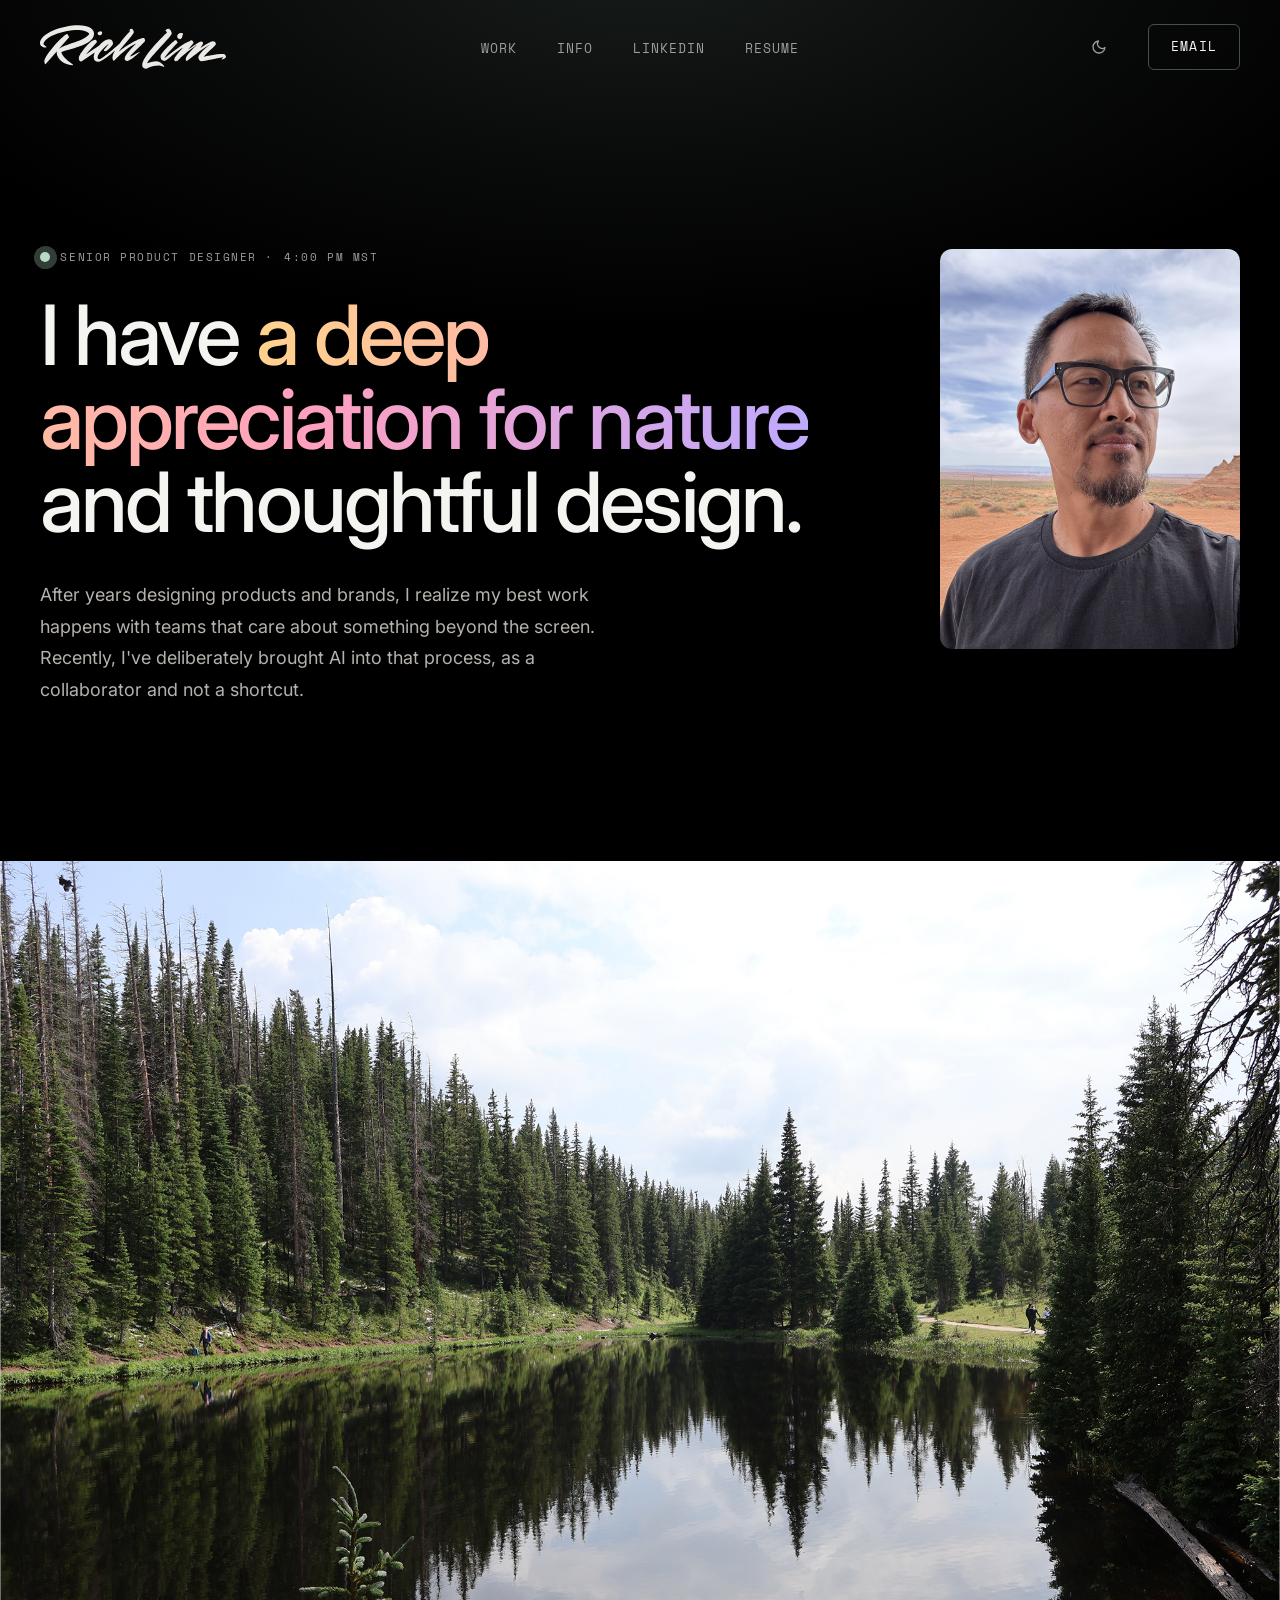
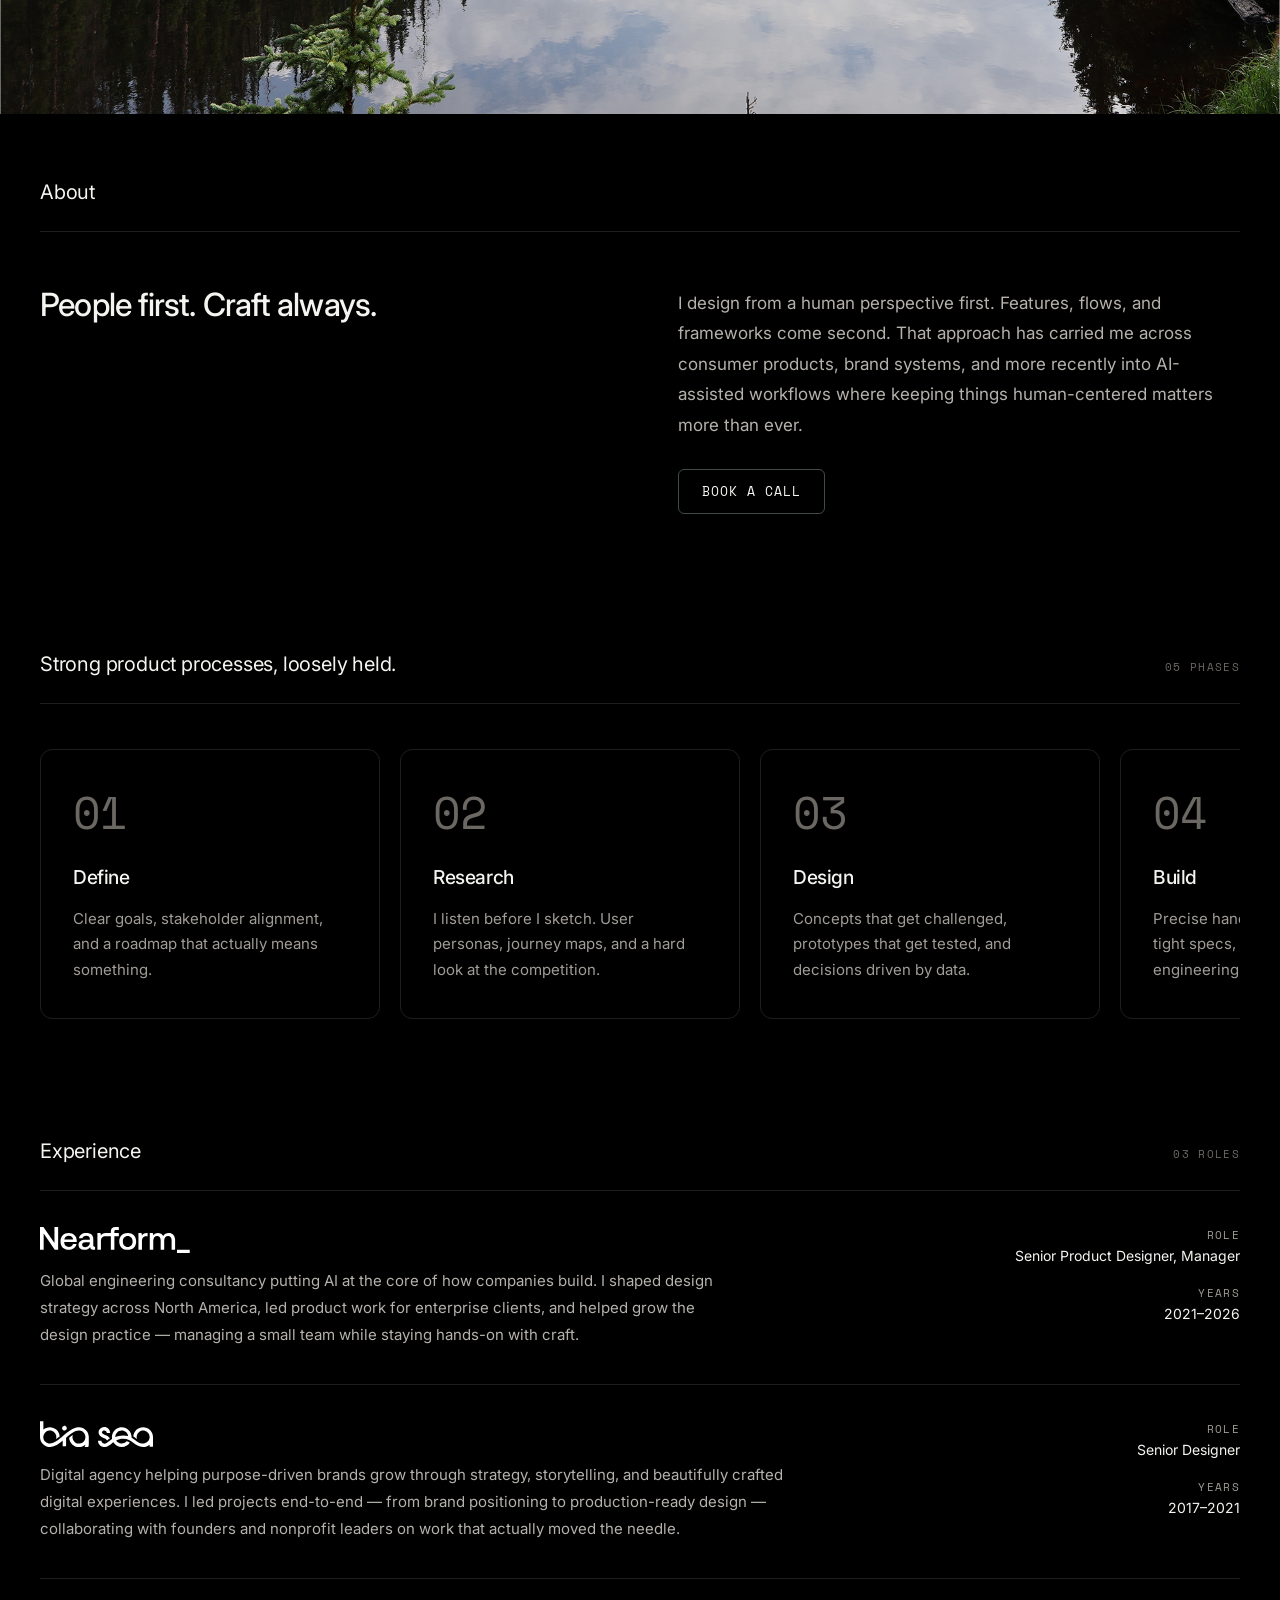
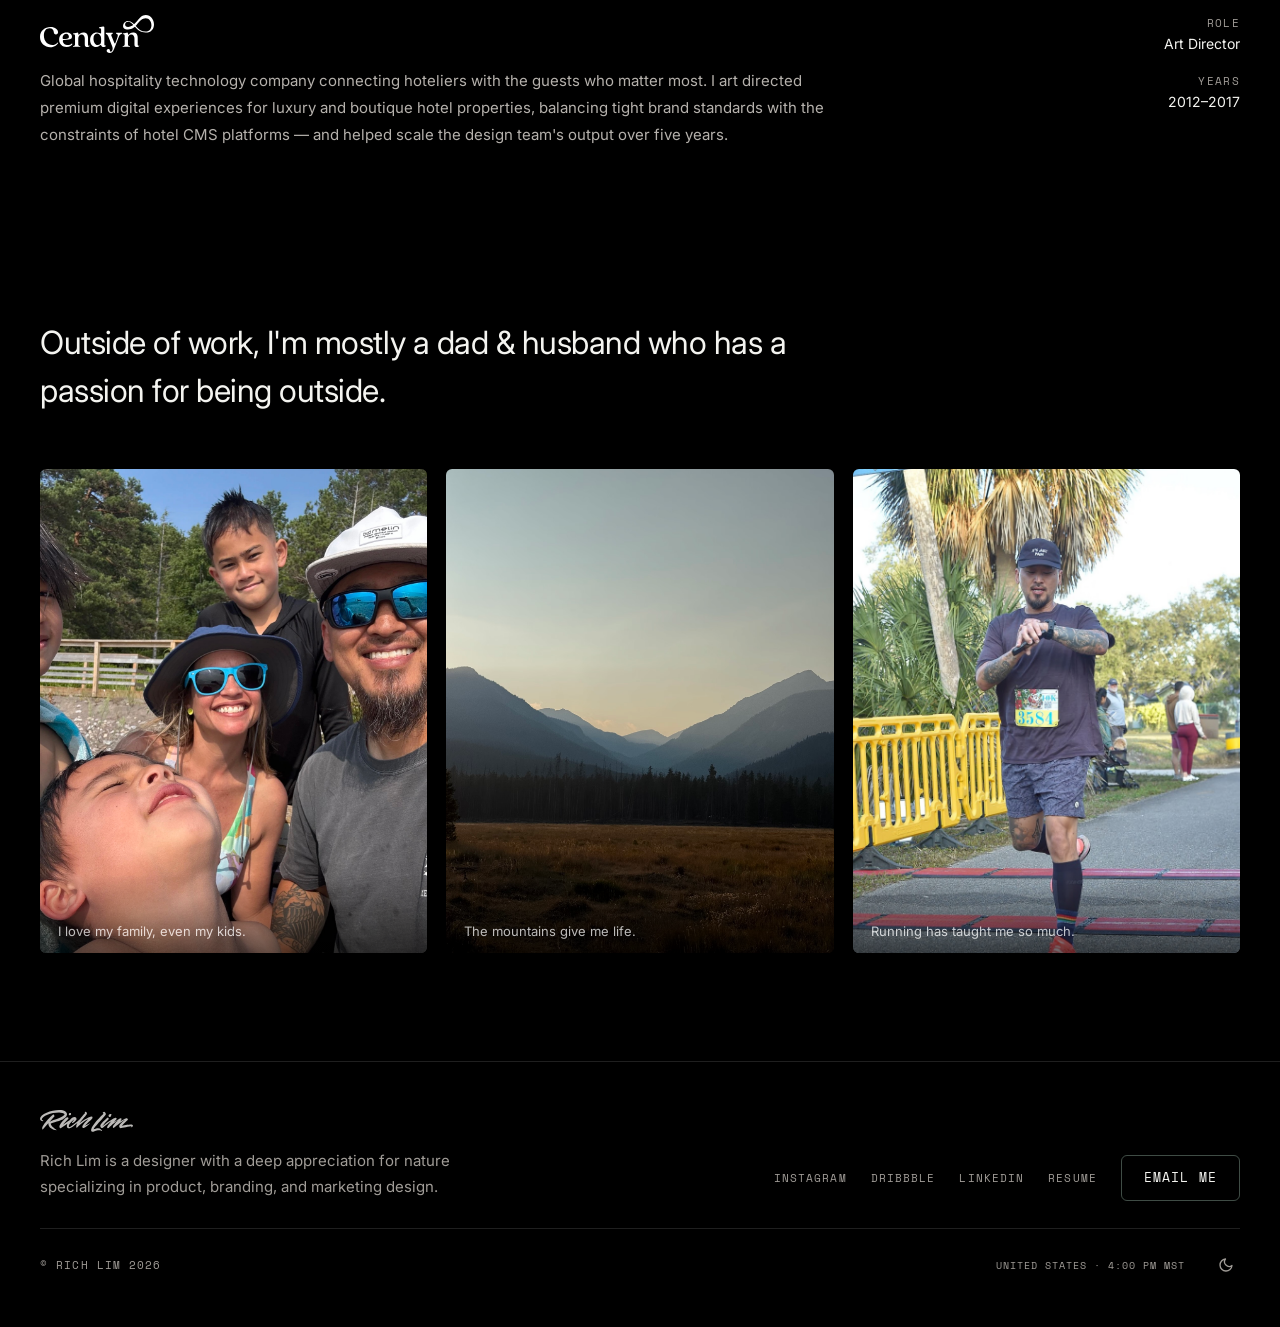
<file: info.html>
<!DOCTYPE html>
<html lang="en">
<head>
  <meta charset="UTF-8" />
  <meta name="viewport" content="width=device-width, initial-scale=1.0" />
  <title>Info · Rich Lim · Senior Product Designer</title>
  <link rel="icon" type="image/svg+xml" href="favicon.svg" />
  <meta name="description" content="Senior designer. Design lead. Builder of brands and products that hold up — Rich Lim, 15 years." />

  <link rel="preconnect" href="https://fonts.googleapis.com" />
  <link rel="preconnect" href="https://fonts.gstatic.com" crossorigin />
  <link href="https://fonts.googleapis.com/css2?family=Inter:wght@400;500;600&family=Space+Mono&display=swap" rel="stylesheet" />
  <link rel="stylesheet" href="shared.css" />

  <style>
    /* ─── TOKENS ─────────────────────────────────────────────────────── */
    :root {
      --bg:          #000000;
      --surface:     #111111;
      --border:      #1f1f1f;
      --border-dim:  rgba(255,255,255,0.05);
      --text:        #F4F4F0;
      --text-dim:    #a09c97;
      --text-sub:    #6b6763;
      --accent:      #B6DAC7;

      --sans: 'Inter', system-ui, sans-serif;
      --mono: 'Space Mono', 'Courier New', monospace;

      --max-w: 1600px;
      --px:    clamp(1rem, 2.5vw, 2.5rem);
    }

    /* ─── BASE ───────────────────────────────────────────────────────── */
    *, *::before, *::after { box-sizing: border-box; margin: 0; padding: 0; }
    html { font-size: 16px; scroll-behavior: smooth; }
    body {
      background-color: var(--bg);
      background-image: radial-gradient(ellipse 90% 60% at 50% -5%, rgba(182, 218, 199, 0.13) 0%, rgba(182, 218, 199, 0.04) 45%, transparent 70%);
      background-attachment: fixed;
      color: var(--text);
      font-family: var(--sans);
      line-height: 1.5;
      -webkit-font-smoothing: antialiased;
      -moz-osx-font-smoothing: grayscale;
    }
    a   { color: inherit; text-decoration: none; }
    ul  { list-style: none; }

    /* ─── CUSTOM CURSOR ──────────────────────────────────────────────── */
    .cursor-dot {
      position: fixed; left: -200px; top: -200px;
      width: 5px; height: 5px;
      background: var(--accent);
      border-radius: 50%;
      pointer-events: none; z-index: 9999;
      transform: translate(-50%, -50%);
      will-change: left, top;
      transition: width 0.2s ease, height 0.2s ease, background 0.2s ease;
    }
    .cursor-ring {
      position: fixed; left: -200px; top: -200px;
      width: 30px; height: 30px;
      border: 1px solid rgba(182, 218, 199, 0.3);
      border-radius: 50%;
      pointer-events: none; z-index: 9998;
      transform: translate(-50%, -50%);
      will-change: left, top;
      transition: width 0.35s ease, height 0.35s ease,
                  border-color 0.35s ease, background 0.35s ease;
    }
    .cursor-dot.is-hover { width: 8px; height: 8px; background: var(--text); }
    .cursor-ring.is-hover {
      width: 50px; height: 50px;
      border-color: rgba(182, 218, 199, 0.15);
      background: rgba(182, 218, 199, 0.03);
    }
    @media (hover: none), (pointer: coarse) {
      .cursor-dot, .cursor-ring { display: none; }
      body { cursor: auto; }
    }

    /* ─── ACCESSIBILITY ──────────────────────────────────────────────── */
    .skip-link {
      position: absolute; top: -100%; left: 1rem; z-index: 9999;
      padding: 0.5rem 1.25rem;
      background: var(--accent); color: var(--bg);
      font-family: var(--sans); font-size: 0.875rem; font-weight: 500;
      transition: top 0.2s;
    }
    .skip-link:focus { top: 1rem; }
    :focus-visible { outline: 2px solid var(--accent); outline-offset: 3px; }
    :focus:not(:focus-visible) { outline: none; }

    /* ─── LAYOUT ─────────────────────────────────────────────────────── */
    .wrap { max-width: var(--max-w); margin: 0 auto; padding: 0 40px; }

    /* ─── NAV ────────────────────────────────────────────────────────── */
    .site-header {
      position: sticky; top: 0; z-index: 100;
      background: transparent;
    }
    .nav-inner { display: flex; justify-content: space-between; align-items: center; padding: 1.5rem 0; }
    .wordmark { display: flex; align-items: center; }
    .wordmark img { height: 2.75rem; width: auto; }
    .nav-links { display: flex; align-items: center; gap: 2.5rem; }
    .nav-links a {
      font-family: var(--mono); font-size: 0.8125rem;
      letter-spacing: 0.08em; text-transform: uppercase;
      color: var(--text-dim); transition: color 0.15s;
    }
    .nav-links a:hover { color: var(--text); }
    .nav-links a[aria-current="page"] {
      color: var(--text);
      text-decoration: underline;
      text-decoration-color: var(--accent);
      text-decoration-thickness: 1px;
      text-underline-offset: 3px;
    }
    .nav-ext { display: inline-flex; align-items: baseline; gap: 0.2em; }
    .nav-ext-icon { font-size: 0.75em; line-height: 1; color: var(--text-dim); transition: color 0.15s; }
    .nav-links a:hover .nav-ext-icon { color: var(--text); }
    .nav-links .nav-cta {
      color: var(--text);
      background: transparent;
      border-color: rgba(182, 218, 199, 0.35);
    }

    /* Applied when custom cursor JS initialises */
    body.js-cursor { cursor: none; }
    body.js-cursor .nav-toggle { cursor: none; }

    /* ─── HAMBURGER ──────────────────────────────────────────────────── */
    .nav-toggle {
      display: none;
      flex-direction: column;
      justify-content: center;
      gap: 5px;
      width: 40px; height: 40px;
      background: none; border: none;
      padding: 0.5rem; cursor: pointer;
      z-index: 9997; position: relative;
      flex-shrink: 0;
    }
    .hamburger-line {
      display: block;
      width: 20px; height: 1.5px;
      background: var(--text); border-radius: 1px;
      transform-origin: center;
      transition: transform 0.3s cubic-bezier(0.23, 1, 0.32, 1), opacity 0.2s ease;
    }
    .nav-toggle.is-open .hamburger-line:nth-child(1) { transform: translateY(6.5px) rotate(45deg); }
    .nav-toggle.is-open .hamburger-line:nth-child(2) { opacity: 0; transform: scaleX(0); }
    .nav-toggle.is-open .hamburger-line:nth-child(3) { transform: translateY(-6.5px) rotate(-45deg); }

    /* ─── SHARED SECTION HEADER ──────────────────────────────────────── */
    .section-hd {
      padding: clamp(3.5rem, 7vh, 6rem) 0 1.5rem;
      display: flex; align-items: baseline; justify-content: space-between;
      border-bottom: 1px solid var(--border);
    }
    .section-hd-label {
      font-family: var(--sans); font-size: clamp(0.875rem, 1.75vw, 1.25rem);
      font-weight: 400; letter-spacing: -0.01em; color: var(--text);
    }
    .section-hd-count {
      font-family: var(--mono); font-size: 0.6875rem;
      letter-spacing: 0.12em; text-transform: uppercase; color: var(--text-sub);
    }

    /* ─── IMAGE PLACEHOLDER ──────────────────────────────────────────── */
    .placeholder {
      background: var(--surface);
      position: relative; overflow: hidden;
    }
    .placeholder::before {
      content: '';
      position: absolute; inset: 0;
      background-image:
        linear-gradient(rgba(255,255,255,0.016) 1px, transparent 1px),
        linear-gradient(90deg, rgba(255,255,255,0.016) 1px, transparent 1px);
      background-size: 48px 48px;
      pointer-events: none;
    }
    .placeholder-lbl {
      position: absolute; bottom: 1.25rem; left: 1.25rem;
      font-family: var(--mono); font-size: 0.5625rem;
      letter-spacing: 0.2em; text-transform: uppercase;
      color: var(--text-sub);
    }

    /* ─── HERO ───────────────────────────────────────────────────────── */
    .info-hero { }
    .info-hero-inner {
    }
    .info-bio-grid {
      display: grid;
      grid-template-columns: 1fr 300px;
      gap: clamp(3rem, 5vw, 5rem);
      align-items: start;
    }
    .info-bio-label {
      font-family: var(--mono); font-size: 0.6875rem;
      letter-spacing: 0.14em; text-transform: uppercase;
      color: var(--text-dim); margin-bottom: 1.75rem;
    }
    .info-bio-hl {
      font-family: var(--sans);
      font-size: clamp(2.625rem, 6.5vw, 5.5rem);
      font-weight: 500;
      line-height: 1;
      letter-spacing: -0.035em;
      margin-bottom: 2.25rem;
    }
    @keyframes gradient-sweep-green {
      0%   { background-position: 0% 50%; }
      100% { background-position: 200% 50%; }
    }

    .info-bio-hl em {
      font-style: normal;
      font-weight: 500;
      background: linear-gradient(90deg, #FFD28C, #FFA0BE, #BEAAFF, #8CDCFF, #FFD28C);
      background-size: 200% auto;
      -webkit-background-clip: text;
      background-clip: text;
      -webkit-text-fill-color: transparent;
      color: transparent;
      animation: gradient-sweep-green 6s linear infinite;
    }

    @media (prefers-reduced-motion: reduce) {
      .info-bio-hl em {
        background: none;
        -webkit-text-fill-color: #5DBE90;
        color: #5DBE90;
        animation: none;
      }
    }
    .info-bio-sub {
      font-size: clamp(1rem, 1.5vw, 1.125rem);
      line-height: 1.75; color: #b5b1ac;
      max-width: 560px;
    }
    .info-portrait { width: 100%; aspect-ratio: 3 / 4; border-radius: 12px; object-fit: cover; object-position: center top; display: block; }

    /* ─── INFO FEATURE IMAGE ─────────────────────────────────────────── */
    .info-feature-image {
      width: 100%;
      overflow: hidden;
    }
    .info-feature-image img {
      width: 100%;
      height: auto;
      display: block;
    }

    /* ─── ABOUT ──────────────────────────────────────────────────────── */
    .about-section { }
    .about-inner {
      padding: clamp(3rem, 6vh, 5rem) 0 clamp(4rem, 8vh, 6rem);
      display: grid;
      grid-template-columns: 1fr 1fr;
      gap: clamp(3rem, 6vw, 7rem);
      align-items: start;
    }
    .about-hl {
      font-family: var(--sans);
      font-size: clamp(1.375rem, 2.5vw, 2.25rem);
      font-weight: 500; line-height: 1.2;
      letter-spacing: -0.025em;
    }
    .about-body { display: flex; flex-direction: column; gap: 1.25rem; padding-top: 0.125rem; }
    .about-p { font-size: clamp(1rem, 1.5vw, 1.0625rem); line-height: 1.8; color: #b5b1ac; }
    .book-call {
      margin-top: 0.5rem; width: fit-content;
      color: var(--text); background: transparent;
      border-color: rgba(182, 218, 199, 0.35);
    }
    .book-call .arr { color: inherit; }

    /* ─── PROCESS ────────────────────────────────────────────────────── */
    .process-section { }
    .process-grid {
      display: flex;
      gap: 1.25rem;
      overflow-x: auto;
      padding-top: clamp(2.5rem, 5vh, 4rem);
      padding-bottom: clamp(3rem, 6vh, 5rem);
      scroll-snap-type: x mandatory;
      scrollbar-width: none;
      -ms-overflow-style: none;
    }
    .process-grid::-webkit-scrollbar { display: none; }
    .process-card {
      flex: 0 0 clamp(280px, 30vw, 340px);
      background: var(--bg);
      border: 1px solid var(--border);
      border-radius: 12px;
      padding: 2.5rem 2rem 2.25rem;
      scroll-snap-align: start;
    }
    .process-num {
      font-family: var(--mono);
      font-size: clamp(2rem, 3.5vw, 3rem);
      font-weight: 400; line-height: 1;
      letter-spacing: -0.03em;
      color: var(--text-sub);
      margin-bottom: 1.75rem;
    }
    .process-name {
      font-family: var(--sans); font-size: clamp(1rem, 1.5vw, 1.25rem);
      font-weight: 500; letter-spacing: -0.02em; margin-bottom: 0.875rem;
      color: var(--text);
    }
    .process-desc {
      font-family: var(--sans); font-size: 0.9375rem;
      line-height: 1.7; color: var(--text-dim);
    }

    /* ─── EXPERIENCE ─────────────────────────────────────────────────── */
    .exp-list {
      display: flex; flex-direction: column;
      padding: 0 0 clamp(3rem, 6vh, 5rem);
    }
    .exp-item {
      display: grid;
      grid-template-columns: 1fr auto;
      align-items: start;
      gap: clamp(3rem, 5vw, 5rem);
      padding: clamp(2rem, 4vh, 3rem) 0;
    }
    .exp-item + .exp-item { border-top: 1px solid var(--border); }
    .exp-left {
      display: flex;
      flex-direction: column;
      gap: clamp(0.875rem, 1.5vh, 1.125rem);
    }
    .exp-logo {
      height: 26px;
      width: auto;
      filter: brightness(0) invert(1);
      opacity: 1;
      flex-shrink: 0;
      align-self: flex-start;
    }
    /* Cendyn's viewBox has a decorative mark consuming ~30% of its height,
       making letterforms appear smaller at equal height — compensate visually. */
    .exp-logo[alt="Cendyn"] { height: 38px; }
    .exp-meta {
      display: flex;
      flex-direction: column;
      gap: 1.25rem;
      text-align: right;
    }
    .exp-meta-item { display: flex; flex-direction: column; gap: 0.2rem; }
    .exp-meta-lbl {
      font-family: var(--mono);
      font-size: 0.6875rem;
      letter-spacing: 0.12em;
      text-transform: uppercase;
      color: var(--text-dim);
    }
    .exp-meta-val {
      font-size: 0.875rem;
      line-height: 1.3;
      color: var(--text);
    }
    .exp-desc {
      font-size: 0.9375rem;
      line-height: 1.8;
      color: #b5b1ac;
      max-width: 75%;
    }
    /* ─── PERSONAL ───────────────────────────────────────────────────── */
    .personal-section {
      padding: clamp(4rem, 9vh, 7rem) 0;
    }
    .personal-statement {
      font-family: var(--sans);
      font-size: clamp(1.125rem, 2.5vw, 2rem);
      font-weight: 400; line-height: 1.5;
      letter-spacing: -0.015em;
      color: var(--text); max-width: 800px;
    }

    /* ─── PERSONAL PHOTOS ───────────────────────────────────────────── */
    .personal-photos {
      display: grid;
      grid-template-columns: repeat(3, 1fr);
      gap: clamp(0.75rem, 1.5vw, 1.25rem);
      margin-top: clamp(3rem, 6vh, 4rem);
      padding-bottom: clamp(1rem, 3vh, 2rem);
    }
    .personal-photo {
      display: flex;
      flex-direction: column;
    }
    .personal-photo:nth-child(2) { transition-delay: 0.1s; }
    .personal-photo:nth-child(3) { transition-delay: 0.2s; }
    .personal-photo-img {
      overflow: hidden;
      border-radius: 6px;
      aspect-ratio: 4 / 5;
      position: relative;
    }
    .personal-photo-img img {
      width: 100%;
      height: 100%;
      object-fit: cover;
      display: block;
      transition: transform 0.65s cubic-bezier(0.25, 0, 0, 1);
    }
    .personal-photo:hover .personal-photo-img img {
      transform: scale(1.04);
    }
    .personal-photo-caption {
      font-family: var(--sans);
      font-size: 0.8125rem;
      line-height: 1.5;
      position: absolute;
      bottom: 0;
      left: 0;
      right: 0;
      padding: 3rem 1.125rem 1rem;
      background: linear-gradient(to top, rgba(0,0,0,0.72) 0%, rgba(0,0,0,0.35) 50%, transparent 100%);
      color: rgba(255,255,255,0.85);
      transform: translateY(4px);
      opacity: 0.85;
      transition: transform 0.35s ease, opacity 0.35s ease;
    }
    .personal-photo:hover .personal-photo-caption {
      transform: translateY(0);
      opacity: 1;
    }
    @media (max-width: 640px) {
      .personal-photos { grid-template-columns: 1fr; gap: 2rem; }
      .personal-photo-img { aspect-ratio: 3 / 4; }
    }

    /* ─── FOOTER ─────────────────────────────────────────────────────── */
    .site-footer { padding: 3rem 0; }
    .footer-inner { display: flex; justify-content: space-between; align-items: center; gap: 1rem; flex-wrap: wrap; }
    .footer-copy, .footer-tz {
      font-family: var(--mono); font-size: 0.6875rem;
      letter-spacing: 0.1em; text-transform: uppercase; color: var(--text-dim);
    }

    /* ─── SCROLL ANIMATION ───────────────────────────────────────────── */
    @media (prefers-reduced-motion: no-preference) {
      .fade { opacity: 0; transform: translateY(1.5rem); transition: opacity 0.65s ease, transform 0.65s ease; }
      .fade.visible { opacity: 1; transform: none; }
    }

    /* ─── RESPONSIVE — TABLET ────────────────────────────────────────── */
    @media (max-width: 1024px) {
      .info-bio-grid { grid-template-columns: 1fr 260px; }
    }
    @media (max-width: 900px) {
      .info-bio-grid { grid-template-columns: 1fr; }
      .info-portrait { aspect-ratio: 4 / 3; max-width: 360px; }
      .about-inner { grid-template-columns: 1fr; gap: 2.5rem; }
    }

    /* ─── RESPONSIVE — MOBILE ────────────────────────────────────────── */
    @media (max-width: 768px) {
      .wrap { padding: 0 20px; }
      .nav-ext-secondary { display: none; }
      .nav-links { gap: 1.75rem; }
      .wordmark img { height: 2.25rem; }
      .info-portrait { aspect-ratio: 3 / 4; width: 50vw; max-width: 50vw; margin-top: 2rem; margin-bottom: 3rem; }
      .info-hero-inner { justify-content: flex-start; }

      body {
        background-image: radial-gradient(ellipse 100% 40% at 50% 0%, rgba(182, 218, 199, 0.10) 0%, transparent 60%);
        background-attachment: scroll;
      }
    }

    @media (max-width: 640px) {
      .nav-toggle { display: flex; }
      #nav-menu {
        position: fixed; inset: 0;
        background: var(--bg);
        flex-direction: column; align-items: center; justify-content: center;
        gap: 2rem; z-index: 9996;
        opacity: 0; pointer-events: none;
        transition: opacity 0.3s ease;
      }
      #nav-menu.is-open { opacity: 1; pointer-events: auto; }
      #nav-menu a { font-size: 1.125rem; letter-spacing: 0.04em; }
      #nav-menu li.nav-ext-secondary { display: block; }
      #nav-menu .nav-cta { padding: 0.875rem 2rem; font-size: 0.875rem; }
      body.nav-is-open { overflow: hidden; }
      .info-bio-hl { font-size: clamp(3rem, 12vw, 4.5rem); }
      .info-feature-image img { aspect-ratio: 3 / 4; object-fit: cover; object-position: center top; }
      .about-inner { padding-bottom: 0.75rem; gap: 1.25rem; }
      .section-hd { flex-direction: column-reverse; gap: 0.375rem; padding-top: clamp(2rem, 4vh, 3rem); }
      .section-hd-label { font-size: clamp(1.25rem, 6vw, 1.625rem); }
      .personal-statement { font-size: clamp(1.375rem, 5.5vw, 1.75rem); }
    }
    @media (max-width: 640px) {
      .exp-item { grid-template-columns: 1fr; gap: 1.25rem; }
      .exp-meta { flex-direction: row; gap: 2rem; text-align: left; }
      .exp-desc { max-width: 100%; }
    }
    @media (max-width: 480px) {
      .process-card { flex: 0 0 min(300px, 82vw); }
      .exp-meta { flex-direction: column; gap: 0.75rem; }
    }
  </style>
</head>
<body>

  <a href="#main" class="skip-link">Skip to main content</a>

  <div class="cursor-dot" aria-hidden="true"></div>
  <div class="cursor-ring" aria-hidden="true"></div>

  <!-- ═══════════════════════════════════════════════════════
       HEADER / NAV
  ═══════════════════════════════════════════════════════ -->
  <header class="site-header" id="site-header" role="banner"></header>
  <script src="nav.js"></script>

  <main id="main">

    <!-- ═══════════════════════════════════════════════════════
         HERO
    ═══════════════════════════════════════════════════════ -->
    <section class="info-hero" aria-labelledby="info-hl">
      <div class="wrap info-hero-inner page-hero-inner">
        <div class="info-bio-grid">

          <div>
            <p class="info-bio-label"><span class="kicker-dot" aria-hidden="true"></span>Senior Product Designer · <span id="hero-time" aria-live="polite"></span></p>
            <h1 class="info-bio-hl" id="info-hl">
              I have <em>a deep appreciation for nature</em> and thoughtful design.
            </h1>
            <p class="info-bio-sub">
              After years designing products and brands, I realize my best work happens with teams that care about something beyond the screen. Recently, I've deliberately brought AI into that process, as a collaborator and not a shortcut.
            </p>
          </div>

          <img
            class="info-portrait"
            src="rich-lim-profile.jpg"
            alt="Rich Lim, Senior Product Designer"
            loading="eager"
          />

        </div>
      </div>
      <div class="info-feature-image">
        <img src="about-hero.jpg" alt="Rich Lim in the outdoors" loading="eager" fetchpriority="high" />
      </div>
    </section>

    <!-- ═══════════════════════════════════════════════════════
         ABOUT
    ═══════════════════════════════════════════════════════ -->
    <section class="about-section fade" aria-labelledby="about-hl">
      <div class="wrap">
        <div class="section-hd">
          <h2 class="section-hd-label" id="about-hl">About</h2>
        </div>
        <div class="about-inner">
          <h3 class="about-hl">
            People first. Craft always.
          </h3>
          <div class="about-body">
            <p class="about-p">
              I design from a human perspective first. Features, flows, and frameworks come second. That approach has carried me across consumer products, brand systems, and more recently into AI-assisted workflows where keeping things human-centered matters more than ever.
            </p>
            <a class="book-call" aria-label="Book a call with Rich Lim"
               data-cal-link="rich-lim-dopc0w/15min"
               data-cal-namespace="15min"
               data-cal-config='{"layout":"month_view","useSlotsViewOnSmallScreen":"true"}'>
              Book a Call
            </a>
          </div>
        </div>
      </div>
    </section>

    <!-- ═══════════════════════════════════════════════════════
         PROCESS
    ═══════════════════════════════════════════════════════ -->
    <section class="process-section" aria-labelledby="process-hl">
      <div class="wrap">
        <div class="section-hd">
          <h2 class="section-hd-label" id="process-hl">Strong product processes, loosely held.</h2>
          <span class="section-hd-count" aria-hidden="true">05 Phases</span>
        </div>

      <div class="process-grid" role="list">

        <div class="process-card fade" role="listitem">
          <div class="process-num" aria-hidden="true">01</div>
          <h3 class="process-name">Define</h3>
          <p class="process-desc">Clear goals, stakeholder alignment, and a roadmap that actually means something.</p>
        </div>

        <div class="process-card fade" role="listitem">
          <div class="process-num" aria-hidden="true">02</div>
          <h3 class="process-name">Research</h3>
          <p class="process-desc">I listen before I sketch. User personas, journey maps, and a hard look at the competition.</p>
        </div>

        <div class="process-card fade" role="listitem">
          <div class="process-num" aria-hidden="true">03</div>
          <h3 class="process-name">Design</h3>
          <p class="process-desc">Concepts that get challenged, prototypes that get tested, and decisions driven by data.</p>
        </div>

        <div class="process-card fade" role="listitem">
          <div class="process-num" aria-hidden="true">04</div>
          <h3 class="process-name">Build</h3>
          <p class="process-desc">Precise handoffs. Polished assets, tight specs, and flows that give engineering nothing to guess at.</p>
        </div>

        <div class="process-card fade" role="listitem">
          <div class="process-num" aria-hidden="true">05</div>
          <h3 class="process-name">Analyze</h3>
          <p class="process-desc">I measure what matters, learn fast, and repeat.</p>
        </div>

      </div>
      </div>
    </section>

    <!-- ═══════════════════════════════════════════════════════
         EXPERIENCE
    ═══════════════════════════════════════════════════════ -->
    <section class="exp-section" aria-labelledby="exp-hl">
      <div class="wrap">
        <div class="section-hd">
          <h2 class="section-hd-label" id="exp-hl">Experience</h2>
          <span class="section-hd-count" aria-hidden="true">03 Roles</span>
        </div>
        <div class="exp-list">

          <article class="exp-item fade" aria-label="Nearform">
            <div class="exp-left">
              <img src="logo-nearform.svg" alt="Nearform" class="exp-logo" />
              <p class="exp-desc">Global engineering consultancy putting AI at the core of how companies build. I shaped design strategy across North America, led product work for enterprise clients, and helped grow the design practice — managing a small team while staying hands-on with craft.</p>
            </div>
            <dl class="exp-meta">
              <div class="exp-meta-item">
                <dt class="exp-meta-lbl">Role</dt>
                <dd class="exp-meta-val">Senior Product Designer, Manager</dd>
              </div>
              <div class="exp-meta-item">
                <dt class="exp-meta-lbl">Years</dt>
                <dd class="exp-meta-val">2021–2026</dd>
              </div>
            </dl>
          </article>

          <article class="exp-item fade" aria-label="Big Sea">
            <div class="exp-left">
              <img src="logo-bigsea.svg" alt="Big Sea" class="exp-logo" />
              <p class="exp-desc">Digital agency helping purpose-driven brands grow through strategy, storytelling, and beautifully crafted digital experiences. I led projects end-to-end — from brand positioning to production-ready design — collaborating with founders and nonprofit leaders on work that actually moved the needle.</p>
            </div>
            <dl class="exp-meta">
              <div class="exp-meta-item">
                <dt class="exp-meta-lbl">Role</dt>
                <dd class="exp-meta-val">Senior Designer</dd>
              </div>
              <div class="exp-meta-item">
                <dt class="exp-meta-lbl">Years</dt>
                <dd class="exp-meta-val">2017–2021</dd>
              </div>
            </dl>
          </article>

          <article class="exp-item fade" aria-label="Cendyn">
            <div class="exp-left">
              <img src="logo-cendyn.svg" alt="Cendyn" class="exp-logo" />
              <p class="exp-desc">Global hospitality technology company connecting hoteliers with the guests who matter most. I art directed premium digital experiences for luxury and boutique hotel properties, balancing tight brand standards with the constraints of hotel CMS platforms — and helped scale the design team's output over five years.</p>
            </div>
            <dl class="exp-meta">
              <div class="exp-meta-item">
                <dt class="exp-meta-lbl">Role</dt>
                <dd class="exp-meta-val">Art Director</dd>
              </div>
              <div class="exp-meta-item">
                <dt class="exp-meta-lbl">Years</dt>
                <dd class="exp-meta-val">2012–2017</dd>
              </div>
            </dl>
          </article>

        </div>
      </div>
    </section>

    <!-- ═══════════════════════════════════════════════════════
         PERSONAL
    ═══════════════════════════════════════════════════════ -->
    <section class="personal-section fade" aria-label="Personal">
      <div class="wrap">
        <p class="personal-statement">
          Outside of work, I'm mostly a dad &amp; husband who has a passion for being outside.
        </p>
        <div class="personal-photos">
          <figure class="personal-photo fade">
            <div class="personal-photo-img">
              <img src="rl-family.jpeg" alt="Rich Lim with family" loading="lazy" />
              <figcaption class="personal-photo-caption">I love my family, even my kids.</figcaption>
            </div>
          </figure>
          <figure class="personal-photo fade">
            <div class="personal-photo-img">
              <img src="rl-mountains.jpg" alt="The mountains" loading="lazy" />
              <figcaption class="personal-photo-caption">The mountains give me life.</figcaption>
            </div>
          </figure>
          <figure class="personal-photo fade">
            <div class="personal-photo-img">
              <img src="rl-running.jpg" alt="Running" loading="lazy" />
              <figcaption class="personal-photo-caption">Running has taught me so much.</figcaption>
            </div>
          </figure>
        </div>
      </div>
    </section>

    <div id="prefooter"></div>

  </main>

  <!-- ═══════════════════════════════════════════════════════
       FOOTER
  ═══════════════════════════════════════════════════════ -->
  <footer class="site-footer" id="site-footer" role="contentinfo"></footer>

  <script src="prefooter.js"></script>
  <script src="footer.js"></script>
  <script>
    // Scroll animation
    const observer = new IntersectionObserver(
      entries => entries.forEach(e => {
        if (e.isIntersecting) {
          e.target.classList.add('visible');
          observer.unobserve(e.target);
        }
      }),
      { threshold: 0.1 }
    );
    document.querySelectorAll('.fade').forEach(el => observer.observe(el));

    // Custom cursor — pointer devices only
    if (window.matchMedia('(hover: hover) and (pointer: fine)').matches) {
      document.body.classList.add('js-cursor');

      const dot  = document.querySelector('.cursor-dot');
      const ring = document.querySelector('.cursor-ring');
      let mx = -200, my = -200, rx = -200, ry = -200;

      document.addEventListener('mousemove', e => {
        mx = e.clientX; my = e.clientY;
        dot.style.left = mx + 'px';
        dot.style.top  = my + 'px';
      });

      (function tick() {
        rx += (mx - rx) * 0.11;
        ry += (my - ry) * 0.11;
        ring.style.left = rx + 'px';
        ring.style.top  = ry + 'px';
        requestAnimationFrame(tick);
      })();

      document.querySelectorAll('a, button, [role="button"], input, select, textarea').forEach(el => {
        el.addEventListener('mouseenter', () => { dot.classList.add('is-hover'); ring.classList.add('is-hover'); });
        el.addEventListener('mouseleave', () => { dot.classList.remove('is-hover'); ring.classList.remove('is-hover'); });
      });

      document.addEventListener('mouseleave', () => { dot.style.opacity = '0'; ring.style.opacity = '0'; });
      document.addEventListener('mouseenter', () => { dot.style.opacity = '1'; ring.style.opacity = '1'; });

      // Invert cursor on light sections
      document.querySelectorAll('.process-card').forEach(section => {
        section.addEventListener('mouseenter', () => {
          dot.style.background = '#1a1a1a';
          ring.style.borderColor = 'rgba(0,0,0,0.22)';
        });
        section.addEventListener('mouseleave', () => {
          dot.style.background = '';
          ring.style.borderColor = '';
        });
      });
    }

  </script>

  <!-- Cal.com element-click embed -->
  <script type="text/javascript">
    (function (C, A, L) { let p = function (a, ar) { a.q.push(ar); }; let d = C.document; C.Cal = C.Cal || function () { let cal = C.Cal; let ar = arguments; if (!cal.loaded) { cal.ns = {}; cal.q = cal.q || []; d.head.appendChild(d.createElement("script")).src = A; cal.loaded = true; } if (ar[0] === L) { const api = function () { p(api, arguments); }; const namespace = ar[1]; api.q = api.q || []; if(typeof namespace === "string"){cal.ns[namespace] = cal.ns[namespace] || api;p(cal.ns[namespace], ar);p(cal, ["initNamespace", namespace]);} else p(cal, ar); return;} p(cal, ar); }; })(window, "https://app.cal.com/embed/embed.js", "init");
    Cal("init", "15min", {origin:"https://app.cal.com"});
    Cal.ns["15min"]("ui", {"hideEventTypeDetails":false,"layout":"month_view"});
  </script>

</body>
</html>
</file>
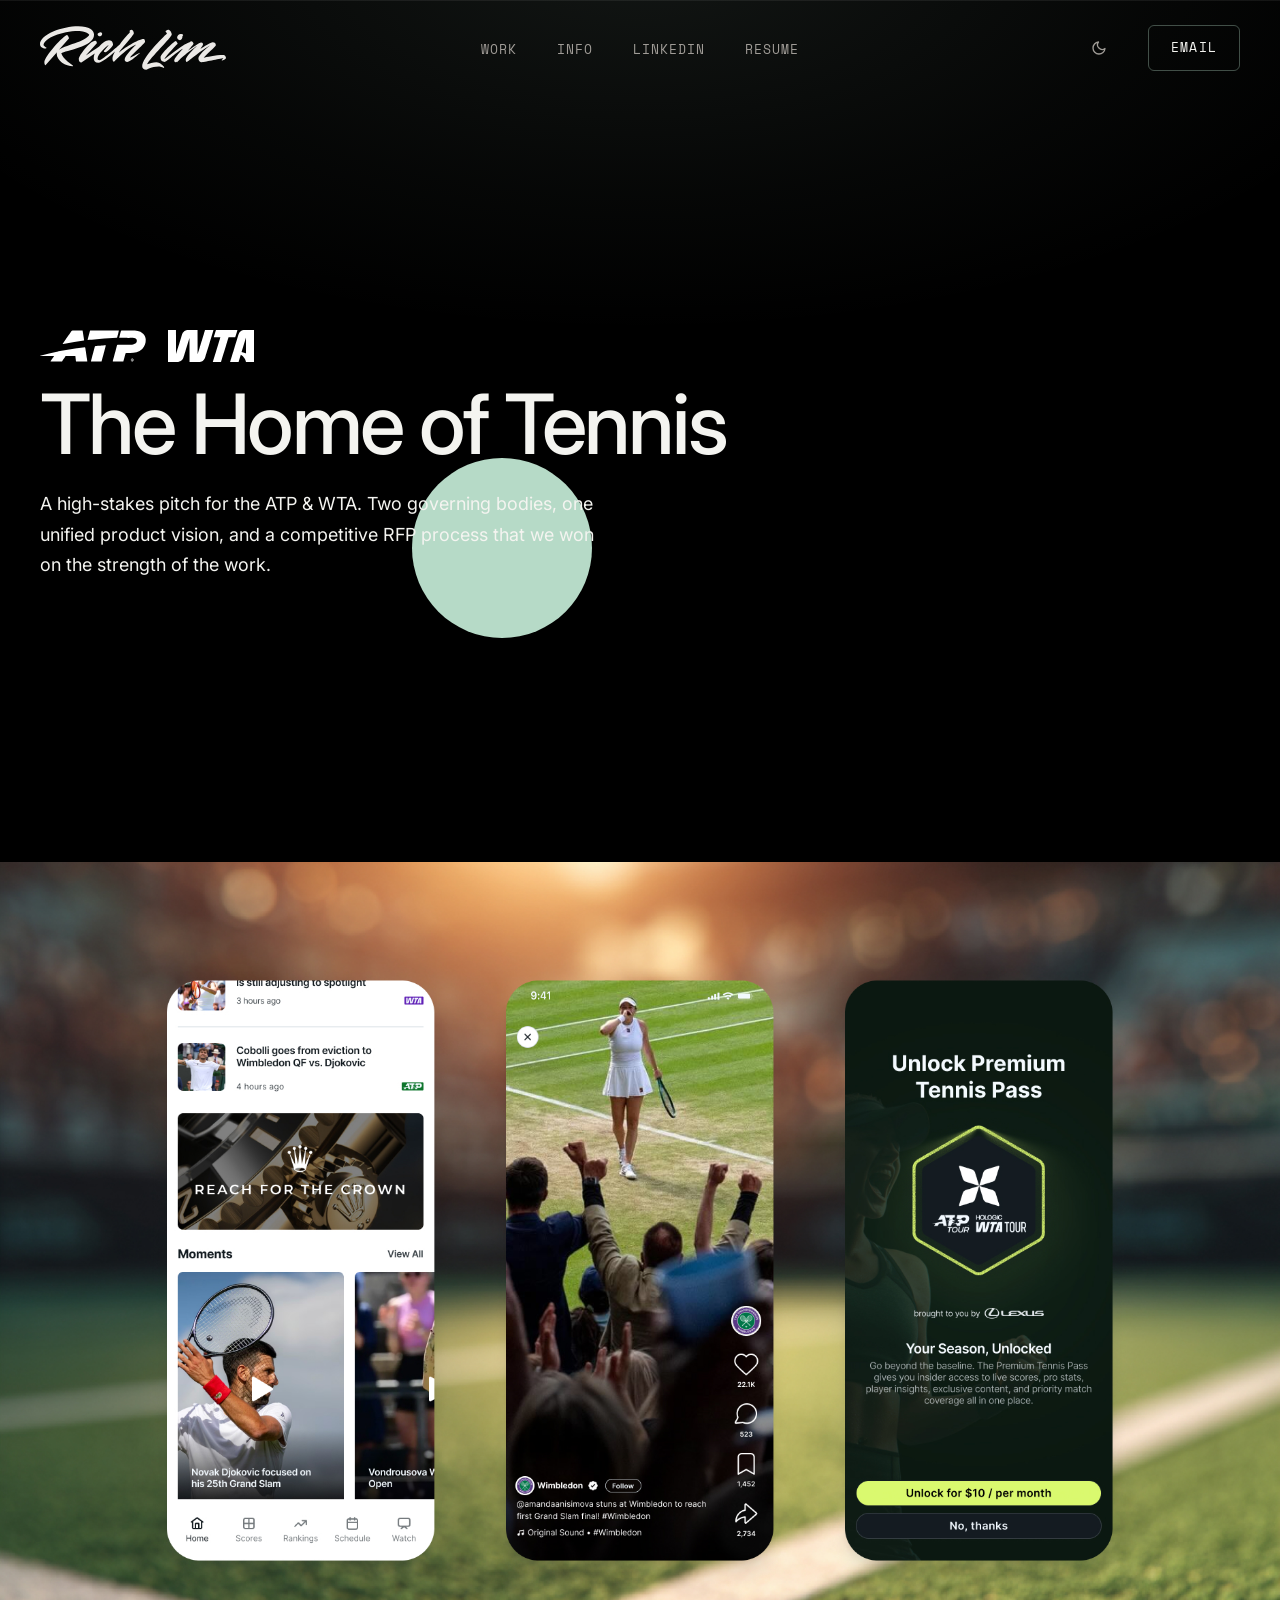
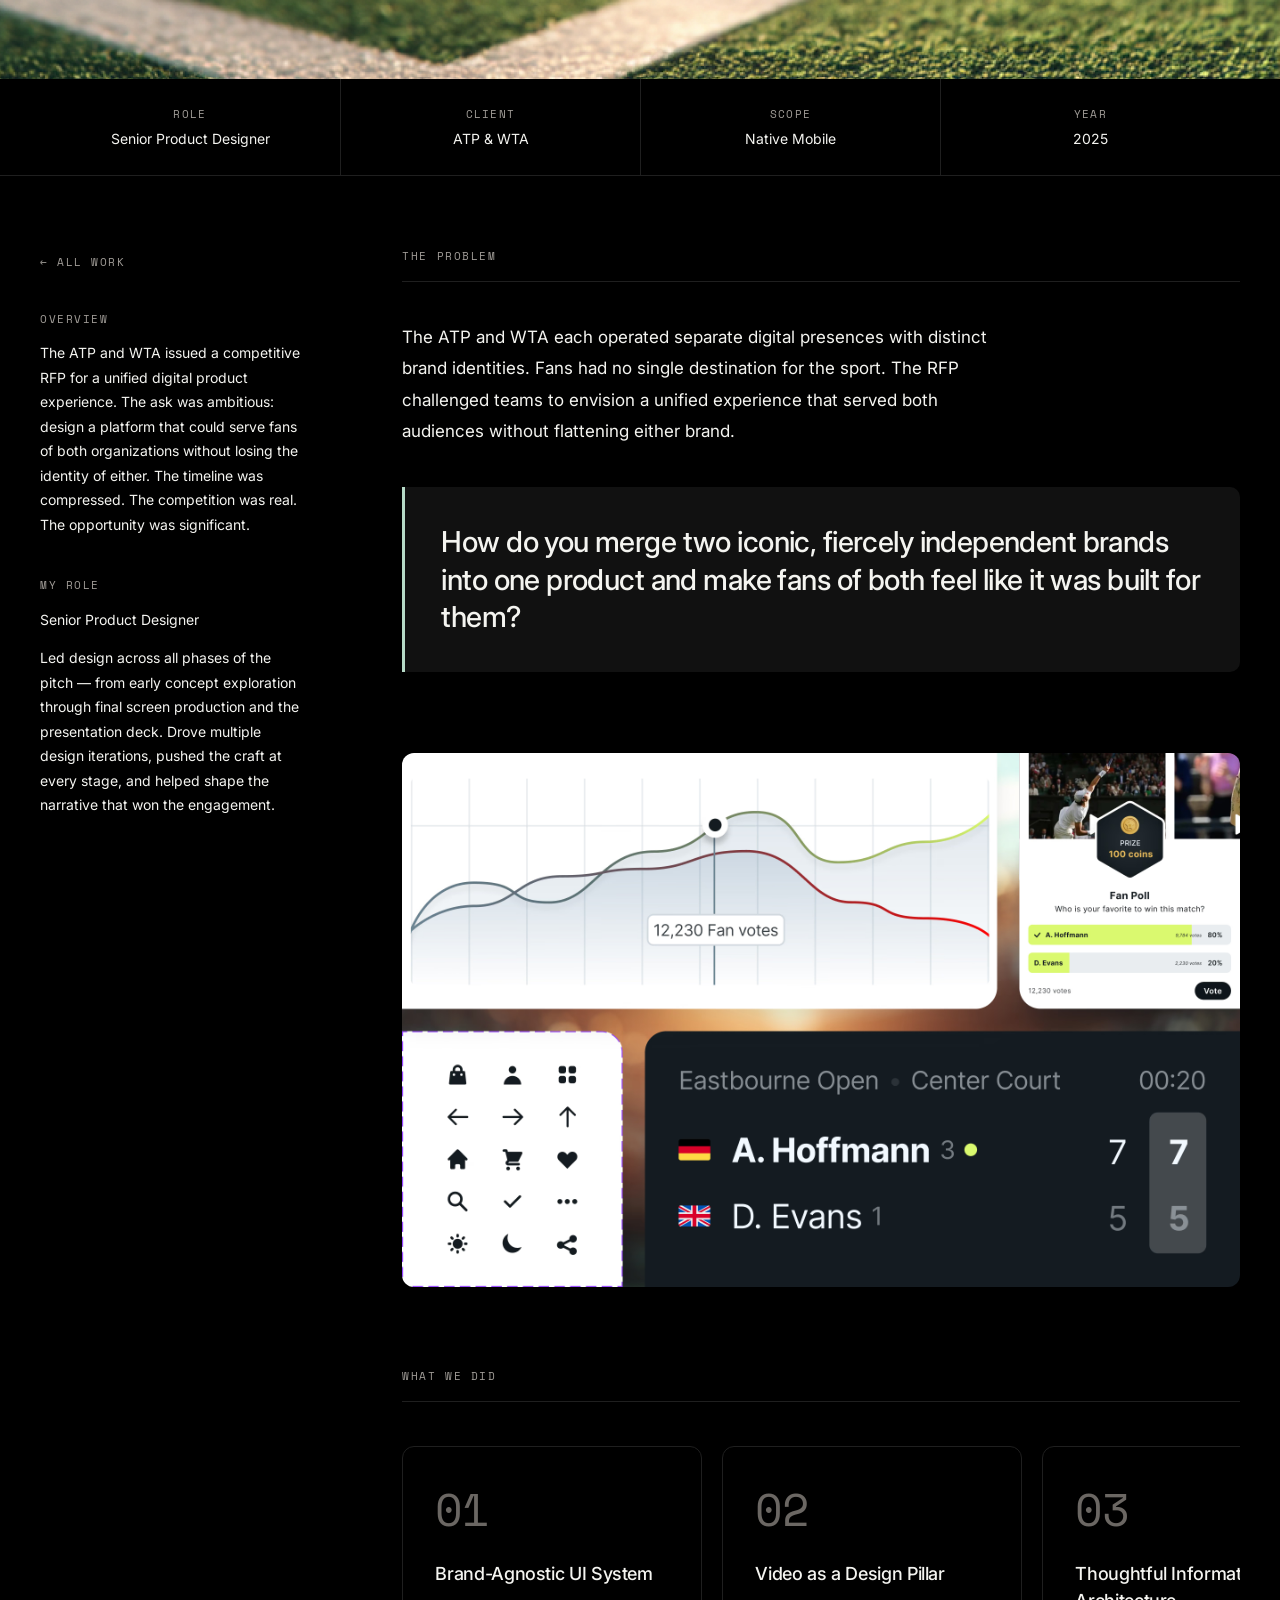
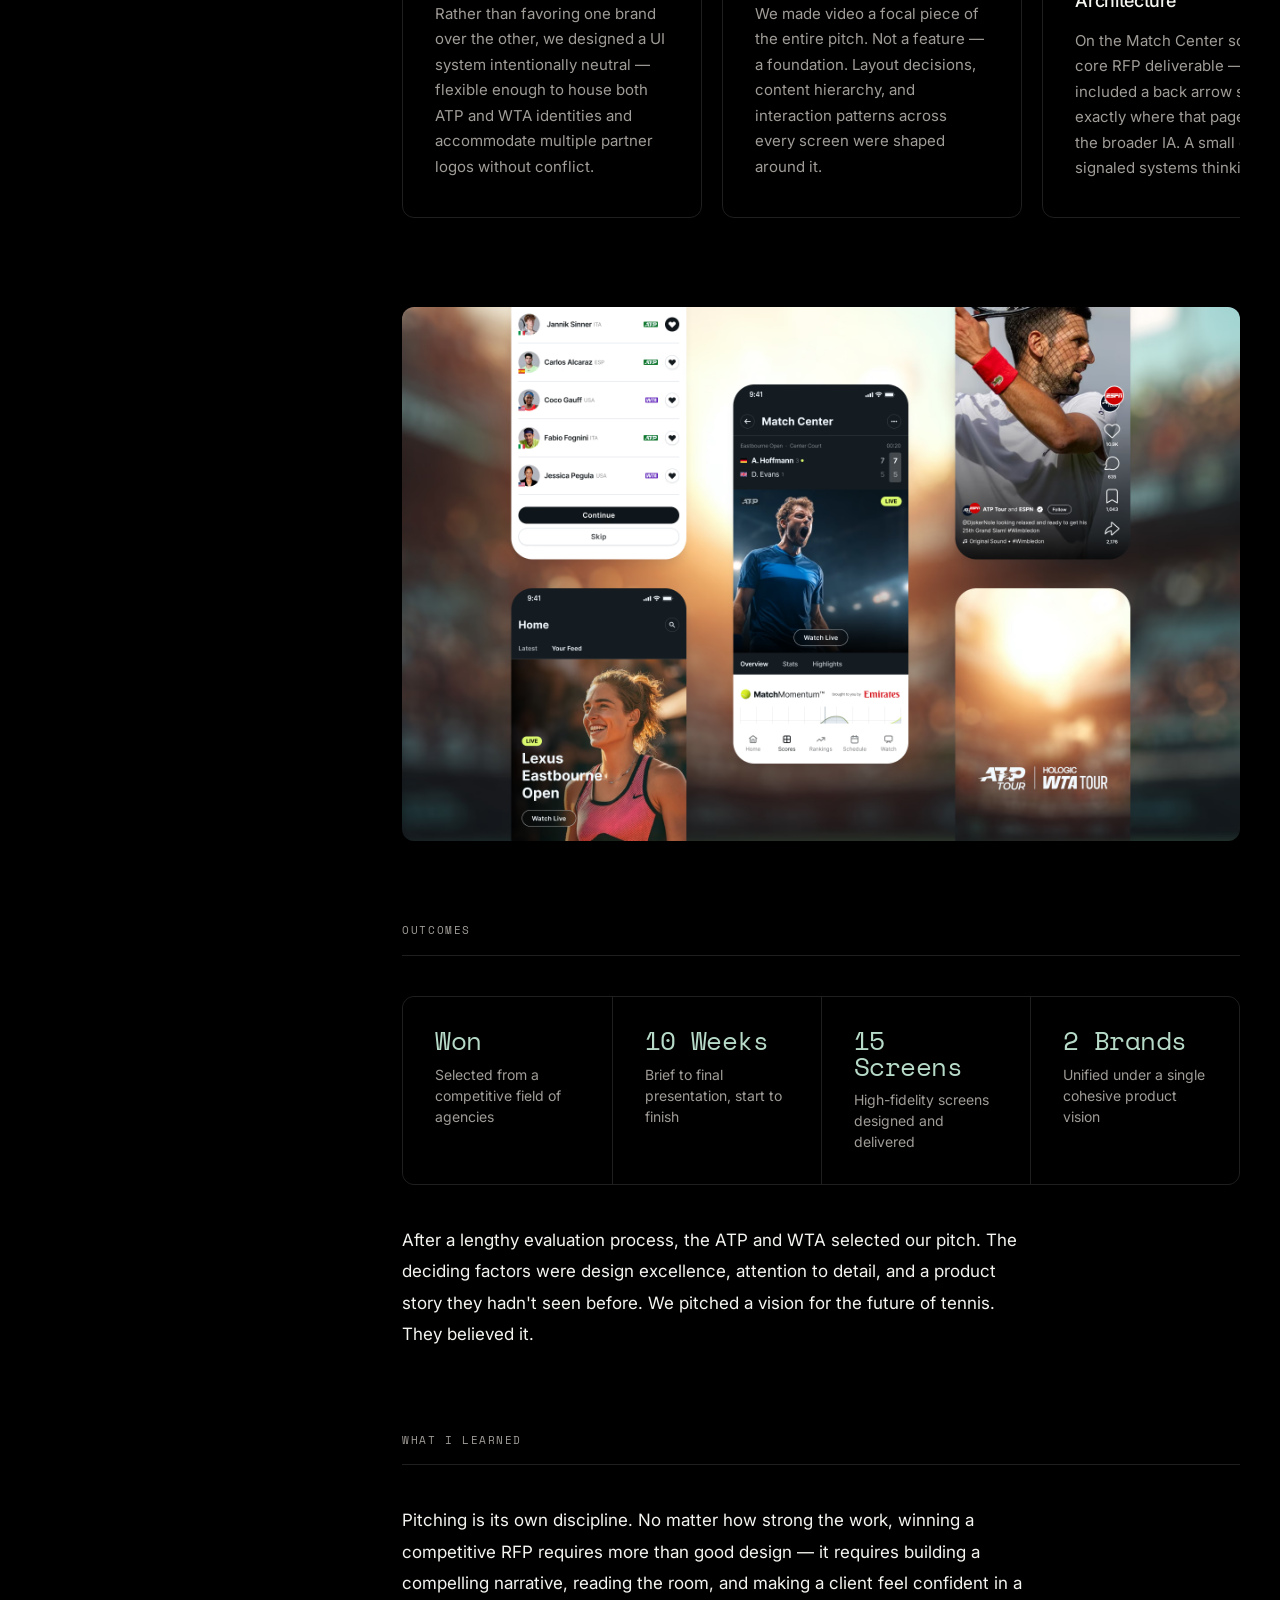
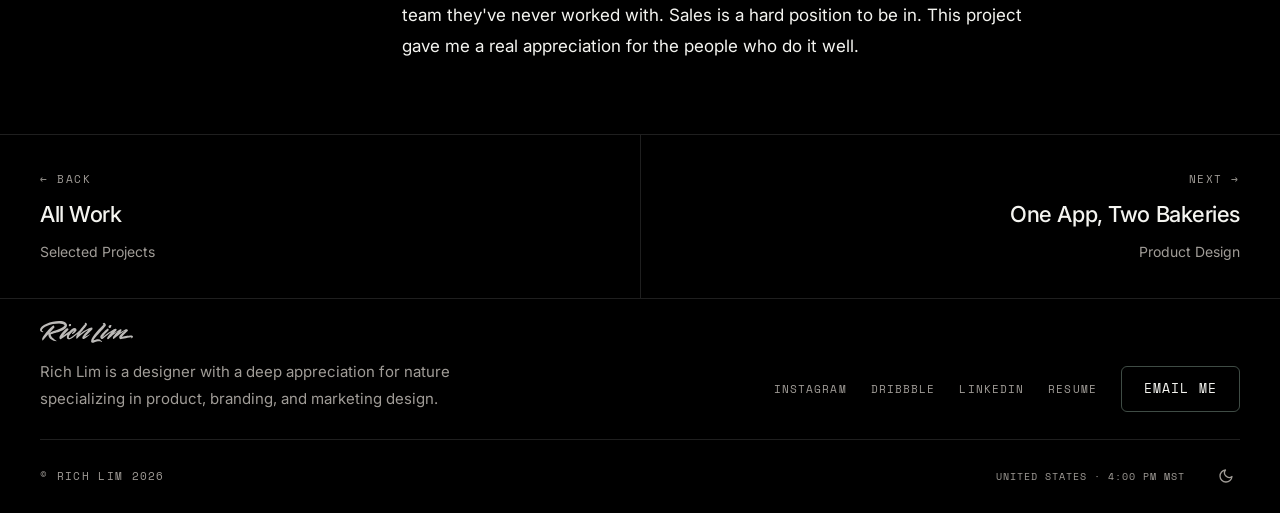
<file: tennis.html>
<!DOCTYPE html>
<html lang="en">
<head>
  <meta charset="UTF-8" />
  <meta name="viewport" content="width=device-width, initial-scale=1.0" />
  <title>The Home of Tennis · Rich Lim</title>
  <link rel="icon" type="image/svg+xml" href="favicon.svg" />
  <meta name="description" content="A high-stakes pitch for two governing bodies to create one unified product vision, won through a competitive RFP process." />

  <link rel="preconnect" href="https://fonts.googleapis.com" />
  <link rel="preconnect" href="https://fonts.gstatic.com" crossorigin />
  <link href="https://fonts.googleapis.com/css2?family=Inter:wght@400;500;600&family=Space+Mono&display=swap" rel="stylesheet" />
  <link rel="stylesheet" href="shared.css" />

  <style>
    /* ─── TOKENS ─────────────────────────────────────────────────────── */
    :root {
      --bg:          #000000;
      --surface:     #111111;
      --border:      #1f1f1f;
      --border-dim:  rgba(255,255,255,0.05);
      --text:        #F4F4F0;
      --text-dim:    #a09c97;
      --text-sub:    #6b6763;
      --accent:      #B6DAC7;

      --sans:  'Inter', system-ui, sans-serif;
      --mono:  'Space Mono', 'Courier New', monospace;

      --max-w: 1600px;
      --px:    clamp(1rem, 2.5vw, 2.5rem);
    }

    /* ─── BASE ───────────────────────────────────────────────────────── */
    *, *::before, *::after { box-sizing: border-box; margin: 0; padding: 0; }
    html { font-size: 16px; scroll-behavior: smooth; }
    body {
      background-color: var(--bg);
      background-image: radial-gradient(ellipse 90% 60% at 50% -5%, rgba(182,218,199,0.10) 0%, rgba(182,218,199,0.03) 45%, transparent 70%);
      background-attachment: fixed;
      color: var(--text);
      font-family: var(--sans);
      line-height: 1.5;
      -webkit-font-smoothing: antialiased;
      -moz-osx-font-smoothing: grayscale;
    }
    a { color: inherit; text-decoration: none; }
    ul { list-style: none; }

    /* ─── CUSTOM CURSOR ──────────────────────────────────────────────── */
    .cursor-dot {
      position: fixed; left: -200px; top: -200px;
      width: 5px; height: 5px;
      background: var(--accent); border-radius: 50%;
      pointer-events: none; z-index: 9999;
      transform: translate(-50%, -50%);
      will-change: left, top;
      transition: width 0.2s ease, height 0.2s ease, background 0.2s ease;
    }
    .cursor-ring {
      position: fixed; left: -200px; top: -200px;
      width: 30px; height: 30px;
      border: 1px solid rgba(182,218,199,0.3);
      border-radius: 50%;
      pointer-events: none; z-index: 9998;
      transform: translate(-50%, -50%);
      will-change: left, top;
      transition: width 0.35s ease, height 0.35s ease,
                  border-color 0.35s ease, background 0.35s ease;
    }
    .cursor-dot.is-hover { width: 8px; height: 8px; background: var(--text); }
    .cursor-ring.is-hover {
      width: 50px; height: 50px;
      border-color: rgba(182,218,199,0.15);
      background: rgba(182,218,199,0.03);
    }
    @media (hover: none), (pointer: coarse) {
      .cursor-dot, .cursor-ring { display: none; }
      body { cursor: auto; }
    }

    /* ─── ACCESSIBILITY ──────────────────────────────────────────────── */
    .skip-link {
      position: absolute; top: -100%; left: 1rem; z-index: 9999;
      padding: 0.5rem 1.25rem;
      background: var(--accent); color: var(--bg);
      font-family: var(--sans); font-size: 0.875rem; font-weight: 500;
      transition: top 0.2s;
    }
    .skip-link:focus { top: 1rem; }
    :focus-visible { outline: 2px solid var(--accent); outline-offset: 3px; }
    :focus:not(:focus-visible) { outline: none; }

    /* ─── LAYOUT ─────────────────────────────────────────────────────── */
    .wrap { max-width: var(--max-w); margin: 0 auto; padding: 0 40px; }

    /* ─── NAV ────────────────────────────────────────────────────────── */
    .site-header {
      position: sticky; top: 0; z-index: 100;
      background: transparent;
      border-top: 1px solid rgba(255,255,255,0.07);
    }
    @media (min-width: 900px) {
      .site-header { will-change: transform; }
    }
    .nav-inner { display: flex; justify-content: space-between; align-items: center; padding: 1.5rem 0; }
    .wordmark { display: flex; align-items: center; }
    .wordmark img { height: 2.75rem; width: auto; }
    .nav-links { display: flex; align-items: center; gap: 2.5rem; }
    .nav-links a {
      font-family: var(--mono); font-size: 0.8125rem;
      letter-spacing: 0.08em; text-transform: uppercase;
      color: var(--text-dim); transition: color 0.15s;
    }
    .nav-links a:hover { color: var(--text); }
    .nav-links a[aria-current="page"] {
      color: var(--text);
      text-decoration: underline;
      text-decoration-color: var(--accent);
      text-decoration-thickness: 1px;
      text-underline-offset: 3px;
    }
    .nav-ext { display: inline-flex; align-items: baseline; gap: 0.2em; }
    .nav-ext-icon { font-size: 0.75em; line-height: 1; color: var(--text-dim); transition: color 0.15s; }
    .nav-links a:hover .nav-ext-icon { color: var(--text); }
    .nav-links .nav-cta {
      color: var(--text);
      background: transparent;
      border-color: rgba(182, 218, 199, 0.35);
    }

    /* Applied when custom cursor JS initialises */
    body.js-cursor { cursor: none; }
    body.js-cursor .nav-toggle { cursor: none; }

    /* ─── HAMBURGER ──────────────────────────────────────────────────── */
    .nav-toggle {
      display: none; flex-direction: column; justify-content: center;
      gap: 5px; width: 40px; height: 40px;
      background: none; border: none; padding: 0.5rem; cursor: pointer;
      z-index: 9997; position: relative; flex-shrink: 0;
    }
    .hamburger-line {
      display: block; width: 20px; height: 1.5px;
      background: var(--text); border-radius: 1px; transform-origin: center;
      transition: transform 0.3s cubic-bezier(0.23, 1, 0.32, 1), opacity 0.2s ease;
    }
    .nav-toggle.is-open .hamburger-line:nth-child(1) { transform: translateY(6.5px) rotate(45deg); }
    .nav-toggle.is-open .hamburger-line:nth-child(2) { opacity: 0; transform: scaleX(0); }
    .nav-toggle.is-open .hamburger-line:nth-child(3) { transform: translateY(-6.5px) rotate(-45deg); }

    /* ─── BACK LINK (in sidebar) ────────────────────────────────────── */
    .cs-back-btn {
      display: inline-flex; align-items: center; gap: 0.5rem;
      font-family: var(--mono); font-size: 0.6875rem;
      letter-spacing: 0.14em; text-transform: uppercase;
      color: var(--text-dim); transition: color 0.15s;
      margin-bottom: 2.5rem;
    }
    .cs-back-btn:hover { color: var(--text); }

    /* ─── SCROLL REVEAL ──────────────────────────────────────────────── */
    @media (prefers-reduced-motion: no-preference) {
      .fade { opacity: 0; transform: translateY(22px); transition: opacity 0.7s ease, transform 0.7s ease; }
      .fade.visible { opacity: 1; transform: none; }
    }

    /* ─── IMAGE PLACEHOLDER ──────────────────────────────────────────── */
    .placeholder {
      background: var(--surface); position: relative; overflow: hidden;
    }
    .placeholder::before {
      content: '';
      position: absolute; inset: 0;
      background-image:
        linear-gradient(rgba(255,255,255,0.016) 1px, transparent 1px),
        linear-gradient(90deg, rgba(255,255,255,0.016) 1px, transparent 1px);
      background-size: 48px 48px;
      pointer-events: none;
    }
    .placeholder-lbl {
      position: absolute; bottom: 1.25rem; left: 1.25rem;
      font-family: var(--mono); font-size: 0.5625rem;
      letter-spacing: 0.2em; text-transform: uppercase;
      color: var(--text-sub);
    }

    /* ─── CASE STUDY HERO ────────────────────────────────────────────── */
    .cs-hero {
      padding-bottom: 0;
    }
    .cs-hero-inner {
      position: relative;
      overflow: hidden;
    }

    /* ─── TENNIS BALL ────────────────────────────────────────────────── */
    .tennis-ball {
      position: absolute;
      width: 180px;
      height: 180px;
      border-radius: 50%;
      background: #B6DAC7;
      pointer-events: none;
      will-change: left, top, transform;
      z-index: 0;
    }
    /* Content sits above ball */
    .cs-hero-head,
    .cs-hero-subtitle { position: relative; z-index: 1; }
    .cs-hero-head {
      display: flex;
      flex-direction: column;
      align-items: flex-start;
      gap: 1.25rem;
      margin-bottom: 1.5rem;
    }
    .cs-hero-title {
      font-family: var(--sans);
      font-size: clamp(2.625rem, 6.5vw, 5.5rem);
      font-weight: 500;
      line-height: 1;
      letter-spacing: -0.035em;
      color: var(--text);
    }
    .cs-hero-title em {
      font-style: normal;
      color: var(--text);
    }
    .cs-hero-logo {
      height: 32px;
      width: auto;
      display: block;
    }
    @media (max-width: 640px) {
      .cs-hero-logo { height: 24px; }
    }
    .cs-hero-subtitle {
      font-size: clamp(1rem, 1.5vw, 1.125rem);
      line-height: 1.7;
      color: var(--text);
      max-width: 560px;
      margin-bottom: clamp(2rem, 5vh, 4rem);
    }

    /* ─── HERO IMAGE ─────────────────────────────────────────────────── */
    .cs-hero-image {
      width: 100%;
      overflow: hidden;
    }
    .cs-hero-image img {
      width: 100%;
      height: auto;
      display: block;
    }

    /* ─── META BAR ───────────────────────────────────────────────────── */
    .cs-meta {
      position: sticky;
      top: 0;
      z-index: 101;
      background: var(--bg);
      border-bottom: 1px solid var(--border);
    }
    .cs-meta-inner {
      display: grid;
      grid-template-columns: repeat(4, 1fr);
    }
    .cs-meta-item {
      padding: clamp(1.5rem, 3vh, 2.25rem) clamp(1rem, 2vw, 1.5rem);
      display: flex; flex-direction: column; gap: 0.5rem;
      align-items: center; text-align: center;
    }
    .cs-meta-item + .cs-meta-item {
      border-left: 1px solid var(--border);
    }
    .cs-meta-label {
      font-family: var(--mono); font-size: 0.6875rem;
      letter-spacing: 0.12em; text-transform: uppercase;
      color: var(--text-dim); /* #a09c97 → 7.9:1 on #000 — WCAG AA ✓ */
    }
    .cs-meta-value {
      font-family: var(--sans); font-size: 0.875rem;
      font-weight: 400; line-height: 1.3; color: var(--text);
    }

    /* ─── BODY LAYOUT ────────────────────────────────────────────────── */
    .cs-body {
      display: grid;
      grid-template-columns: 260px 1fr;
      gap: clamp(4rem, 8vw, 8rem);
      align-items: start;
      padding-top: clamp(4rem, 8vh, 7rem);
      padding-bottom: clamp(4rem, 8vh, 7rem);
    }

    /* ─── SIDEBAR ────────────────────────────────────────────────────── */
    .cs-sidebar {
      position: sticky;
      top: 6rem; /* overridden by JS once meta bar height is known */
    }
    .cs-sidebar-section {
      display: flex; flex-direction: column; gap: 0.875rem;
    }
    .cs-sidebar-section + .cs-sidebar-section {
      margin-top: 2.5rem;
      padding-top: 0;
    }
    .cs-sidebar-label {
      font-family: var(--mono); font-size: 0.6875rem;
      letter-spacing: 0.14em; text-transform: uppercase;
      color: var(--text-dim); /* 7.9:1 on #000 — WCAG AA ✓ */
    }
    .cs-sidebar-text {
      font-size: 0.875rem;
      line-height: 1.75; color: var(--text);
    }
    .cs-sidebar-role {
      font-size: 0.875rem; color: var(--text);
    }

    /* ─── MAIN CONTENT ───────────────────────────────────────────────── */
    .cs-content {
      display: flex; flex-direction: column;
      gap: clamp(4rem, 9vh, 7rem);
      min-width: 0;
    }
    .cs-section { display: flex; flex-direction: column; gap: 2.5rem; }
    .cs-section-label {
      font-family: var(--mono); font-size: 0.6875rem;
      letter-spacing: 0.14em; text-transform: uppercase;
      color: var(--text-dim);
      padding-bottom: 1rem;
      border-bottom: 1px solid var(--border);
    }
    .cs-pullquote {
      font-family: var(--sans);
      font-size: clamp(1.25rem, 2.25vw, 1.875rem);
      font-weight: 500; font-style: normal;
      line-height: 1.3; letter-spacing: -0.02em;
      color: var(--text);
    }
    .cs-pullquote-box {
      background: var(--surface);
      border-left: 3px solid var(--accent);
      border-radius: 0 10px 10px 0;
      padding: 2.25rem 2.25rem;
    }


    /* ─── WHAT WE DID CARDS ──────────────────────────────────────────── */
    .cs-work-grid {
      display: flex;
      gap: 1.25rem;
      overflow-x: auto;
      padding-top: 0.25rem;
      padding-bottom: 0.5rem;
      padding-left: 0;
      padding-right: 2rem;
      scroll-snap-type: x mandatory;
      scrollbar-width: none;
      -ms-overflow-style: none;
    }
    .cs-work-grid::-webkit-scrollbar { display: none; }
    .cs-work-card {
      flex: 0 0 clamp(240px, 26vw, 300px);
      background: var(--bg);
      border: 1px solid var(--border);
      border-radius: 12px;
      padding: 2.5rem 2rem 2.25rem;
      scroll-snap-align: start;
    }
    .cs-work-card-num {
      font-family: var(--mono);
      font-size: clamp(2rem, 3.5vw, 3rem);
      font-weight: 400; line-height: 1;
      letter-spacing: -0.03em;
      color: var(--text-sub);
      margin-bottom: 1.75rem;
    }
    .cs-work-card-title {
      font-family: var(--sans); font-size: clamp(1rem, 1.5vw, 1.125rem);
      font-weight: 500; letter-spacing: -0.02em; margin-bottom: 0.875rem;
      color: var(--text);
    }
    .cs-work-card-desc {
      font-family: var(--sans); font-size: 0.9375rem;
      line-height: 1.7; color: var(--text-dim); /* 7.9:1 on #111 — WCAG AA ✓ */
    }

    /* ─── OUTCOMES ───────────────────────────────────────────────────── */
    .cs-closing-quote {
      font-family: var(--sans);
      font-size: clamp(1.125rem, 2vw, 1.5rem);
      font-weight: 400; font-style: normal;
      line-height: 1.6; letter-spacing: -0.015em;
      color: var(--text);
      padding-left: 1.5rem;
      border-left: 2px solid var(--border);
      margin-top: 0.5rem;
    }

    /* ─── IN-CONTENT IMAGE ───────────────────────────────────────────── */
    .cs-image {
      width: 100%;
      border-radius: 12px;
      overflow: hidden;
    }
    .cs-image img {
      width: 100%;
      height: auto;
      display: block;
    }

    /* ─── PAGINATION ─────────────────────────────────────────────────── */
    .cs-pagination {
      border-top: 1px solid var(--border);
    }
    .cs-pagination-inner {
      display: grid; grid-template-columns: 1fr 1fr;
      min-height: 140px;
    }
    .cs-pag-item {
      display: flex; flex-direction: column; justify-content: center;
      padding: clamp(2rem, 4vh, 3rem) 0;
      gap: 0.625rem;
    }
    .cs-pag-item + .cs-pag-item {
      border-left: 1px solid var(--border);
      padding-left: clamp(1.5rem, 3vw, 3rem);
      align-items: flex-end;
      text-align: right;
      transition: border-color 0.2s ease;
    }
    .cs-pag-item + .cs-pag-item:hover { border-left-color: var(--accent); }
    .cs-pag-direction {
      font-family: var(--mono); font-size: 0.6875rem;
      letter-spacing: 0.14em; text-transform: uppercase;
      color: var(--text-dim);
      display: flex; align-items: center; gap: 0.5rem;
      transition: color 0.2s ease;
    }
    .cs-pag-item:last-child .cs-pag-direction {
      justify-content: flex-end;
    }
    .cs-pag-title {
      font-family: var(--sans);
      font-size: clamp(1rem, 2vw, 1.375rem);
      font-weight: 500; letter-spacing: -0.02em;
      color: var(--text);
      transition: color 0.2s ease;
    }
    .cs-pag-sub {
      font-size: 0.875rem; color: var(--text-dim);
      transition: color 0.2s ease;
    }
    .cs-pag-item:hover .cs-pag-direction,
    .cs-pag-item:hover .cs-pag-title,
    .cs-pag-item:hover .cs-pag-sub { color: var(--accent); }

    /* ─── FOOTER ─────────────────────────────────────────────────────── */
    .site-footer {
      border-top: 1px solid var(--border);
      padding: clamp(1.25rem, 2.5vh, 2rem) 0;
    }
    .footer-inner {
      display: flex; align-items: center; justify-content: space-between;
      gap: 1rem; flex-wrap: wrap;
    }
    .footer-copy, .footer-tz {
      font-family: var(--mono); font-size: 0.6875rem;
      letter-spacing: 0.12em; text-transform: uppercase;
      color: var(--text-dim);
    }

    /* ─── MOBILE ─────────────────────────────────────────────────────── */
    @media (max-width: 900px) {
      .cs-body {
        grid-template-columns: 1fr;
        gap: clamp(3rem, 6vh, 5rem);
      }
      .cs-sidebar { position: static; }
      .cs-sidebar-section + .cs-sidebar-section {
        display: grid; grid-template-columns: 1fr 1fr;
        align-items: start; gap: 1rem;
        margin-top: 0;
        padding-top: 1.25rem;
        border-top: 1px solid var(--border);
      }
      .cs-sidebar-section:first-child {
        display: grid; grid-template-columns: 1fr 1fr;
        align-items: start; gap: 1rem;
      }
    }
    @media (max-width: 768px) {
      .wrap { padding: 0 20px; }
      .wordmark img { height: 2.25rem; }
      .nav-ext-secondary { display: none; }
      .nav-links { gap: 1.75rem; }
      .cs-meta { position: static; }
      .cs-back-btn { margin-top: 1.5rem; display: block; }
      .cs-pagination { margin-top: 2rem; }
      .cs-meta-inner { grid-template-columns: repeat(2, 1fr); }
      .cs-meta-item:nth-child(3) { border-left: none; }
      .cs-meta-item:nth-child(3),
      .cs-meta-item:nth-child(4) {
        border-top: 1px solid var(--border);
      }
    }

    @media (max-width: 640px) {
      .nav-toggle { display: flex; }
      #nav-menu {
        position: fixed; inset: 0;
        background: var(--bg);
        flex-direction: column; align-items: center; justify-content: center;
        gap: 2rem; z-index: 9996;
        opacity: 0; pointer-events: none;
        transition: opacity 0.3s ease;
      }
      #nav-menu.is-open { opacity: 1; pointer-events: auto; }
      #nav-menu a { font-size: 1.125rem; letter-spacing: 0.04em; }
      #nav-menu li.nav-ext-secondary { display: block; }
      #nav-menu .nav-cta { padding: 0.875rem 2rem; font-size: 0.875rem; }
      body.nav-is-open { overflow: hidden; }
      .cs-hero-title { font-size: clamp(3rem, 12vw, 4.5rem); }
      .cs-hero-image img { aspect-ratio: 3 / 4; object-fit: cover; object-position: center top; }
      .cs-image img { aspect-ratio: 3 / 4; object-fit: cover; object-position: center top; }
      .cs-sidebar-section,
      .cs-sidebar-section + .cs-sidebar-section,
      .cs-sidebar-section:first-child { display: flex; flex-direction: column; gap: 0.75rem; }
      .cs-sidebar-section + .cs-sidebar-section { border-top: 1px solid var(--border); padding-top: 1.25rem; }
      .cs-work-card { flex: 0 0 min(280px, 80vw); }
    }
    @media (max-width: 500px) {
      .cs-meta-inner { grid-template-columns: 1fr 1fr; }
      .cs-pagination-inner { grid-template-columns: 1fr; }
      .cs-pag-item + .cs-pag-item {
        border-left: none; border-top: 1px solid var(--border);
        padding-left: 0; align-items: flex-start; text-align: left;
      }
      .cs-pag-item:last-child .cs-pag-direction { justify-content: flex-start; }
    }
  </style>
</head>
<body>

  <a class="skip-link" href="#main">Skip to content</a>
  <div class="cursor-dot" aria-hidden="true"></div>
  <div class="cursor-ring" aria-hidden="true"></div>

  <!-- ═══════════════════════════════════════════════════════
       HEADER / NAV
  ═══════════════════════════════════════════════════════ -->
  <header class="site-header" id="site-header" role="banner"></header>
  <script src="nav.js"></script>

  <main id="main">

    <!-- ═══════════════════════════════════════════════════════
         HERO
    ═══════════════════════════════════════════════════════ -->
    <section class="cs-hero" aria-labelledby="cs-title">
      <div class="cs-hero-inner wrap page-hero-inner">

        <!-- abstract tennis ball — bounces behind hero content -->
        <div class="tennis-ball" id="tennis-ball" aria-hidden="true"></div>

        <div class="cs-hero-head">
          <img class="cs-hero-logo" src="atp-wta-logos.svg" alt="ATP &amp; WTA" />
          <h1 class="cs-hero-title" id="cs-title">
            The Home <em>of Tennis</em>
          </h1>
        </div>

        <p class="cs-hero-subtitle">A high-stakes pitch for the ATP &amp; WTA. Two governing bodies, one unified product vision, and a competitive RFP process that we won on the strength of the work.</p>

      </div>

      <div class="cs-hero-image">
        <img src="atp-wta-cover.jpg" alt="The Home of Tennis — ATP &amp; WTA unified product concept" loading="eager" fetchpriority="high" />
      </div>
    </section>

    <!-- ═══════════════════════════════════════════════════════
         META BAR
    ═══════════════════════════════════════════════════════ -->
    <section class="cs-meta" aria-label="Project details">
      <div class="wrap">
        <div class="cs-meta-inner">
          <div class="cs-meta-item">
            <span class="cs-meta-label card-meta-lbl">Role</span>
            <span class="cs-meta-value card-meta-val">Senior Product Designer</span>
          </div>
          <div class="cs-meta-item">
            <span class="cs-meta-label card-meta-lbl">Client</span>
            <span class="cs-meta-value card-meta-val">ATP &amp; WTA</span>
          </div>
          <div class="cs-meta-item">
            <span class="cs-meta-label card-meta-lbl">Scope</span>
            <span class="cs-meta-value card-meta-val">Native Mobile</span>
          </div>
          <div class="cs-meta-item">
            <span class="cs-meta-label card-meta-lbl">Year</span>
            <span class="cs-meta-value card-meta-val">2025</span>
          </div>
        </div>
      </div>
    </section>

    <!-- ═══════════════════════════════════════════════════════
         BODY — SIDEBAR + CONTENT
    ═══════════════════════════════════════════════════════ -->
    <div class="cs-body wrap">

      <!-- SIDEBAR -->
      <aside class="cs-sidebar" aria-label="Project overview">
        <a href="index.html#work" class="cs-back-btn" aria-label="Back to all work">← All Work</a>
        <div class="cs-sidebar-section fade">
          <p class="cs-sidebar-label">Overview</p>
          <p class="cs-sidebar-text">The ATP and WTA issued a competitive RFP for a unified digital product experience. The ask was ambitious: design a platform that could serve fans of both organizations without losing the identity of either. The timeline was compressed. The competition was real. The opportunity was significant.</p>
        </div>
        <div class="cs-sidebar-section fade">
          <p class="cs-sidebar-label">My Role</p>
          <p class="cs-sidebar-text cs-sidebar-role">Senior Product Designer</p>
          <p class="cs-sidebar-text">Led design across all phases of the pitch — from early concept exploration through final screen production and the presentation deck. Drove multiple design iterations, pushed the craft at every stage, and helped shape the narrative that won the engagement.</p>
        </div>
      </aside>

      <!-- MAIN CONTENT -->
      <div class="cs-content">

        <!-- THE PROBLEM -->
        <section class="cs-section fade" aria-labelledby="cs-problem">
          <p class="cs-section-label" id="cs-problem">The Problem</p>
          <p class="body-text">The ATP and WTA each operated separate digital presences with distinct brand identities. Fans had no single destination for the sport. The RFP challenged teams to envision a unified experience that served both audiences without flattening either brand.</p>
          <div class="cs-pullquote-box">
            <blockquote class="cs-pullquote">
              How do you merge two iconic, fiercely independent brands into one product and make fans of both feel like it was built for them?
            </blockquote>
          </div>
        </section>

        <figure class="cs-image fade">
          <img src="tennis-product-1.jpg" alt="The Home of Tennis — product design concepts" loading="lazy" />
        </figure>

        <!-- WHAT WE DID -->
        <section class="cs-section fade" aria-labelledby="cs-work">
          <p class="cs-section-label" id="cs-work">What We Did</p>
          <div class="cs-work-grid" role="list">

            <div class="cs-work-card" role="listitem">
              <div class="cs-work-card-num" aria-hidden="true">01</div>
              <h2 class="cs-work-card-title">Brand-Agnostic UI System</h2>
              <p class="cs-work-card-desc">Rather than favoring one brand over the other, we designed a UI system intentionally neutral — flexible enough to house both ATP and WTA identities and accommodate multiple partner logos without conflict.</p>
            </div>

            <div class="cs-work-card" role="listitem">
              <div class="cs-work-card-num" aria-hidden="true">02</div>
              <h2 class="cs-work-card-title">Video as a Design Pillar</h2>
              <p class="cs-work-card-desc">We made video a focal piece of the entire pitch. Not a feature — a foundation. Layout decisions, content hierarchy, and interaction patterns across every screen were shaped around it.</p>
            </div>

            <div class="cs-work-card" role="listitem">
              <div class="cs-work-card-num" aria-hidden="true">03</div>
              <h2 class="cs-work-card-title">Thoughtful Information Architecture</h2>
              <p class="cs-work-card-desc">On the Match Center screen — a core RFP deliverable — we included a back arrow showing exactly where that page lived in the broader IA. A small detail that signaled systems thinking.</p>
            </div>

            <div class="cs-work-card" role="listitem">
              <div class="cs-work-card-num" aria-hidden="true">04</div>
              <h2 class="cs-work-card-title">Rapid Iteration</h2>
              <p class="cs-work-card-desc">We treated the RFP as a design contest. Multiple concept rounds, rigorous critique at every stage. Each iteration raised the bar on craft and pushed the storytelling further.</p>
            </div>

            <div class="cs-work-card" role="listitem">
              <div class="cs-work-card-num" aria-hidden="true">05</div>
              <h2 class="cs-work-card-title">Pitch Deck &amp; Narrative</h2>
              <p class="cs-work-card-desc">We designed an immersive presentation alongside the product vision — a full story arc moving from problem to solution to future opportunity, built to land in a room.</p>
            </div>

          </div>
        </section>

        <figure class="cs-image fade">
          <img src="tennis-product-2.jpg" alt="The Home of Tennis — refined screen designs" loading="lazy" />
        </figure>

        <!-- OUTCOMES -->
        <section class="cs-section fade" aria-labelledby="cs-outcomes">
          <p class="cs-section-label" id="cs-outcomes">Outcomes</p>

          <div class="cs-outcomes" role="list">
            <div class="cs-outcome" role="listitem">
              <span class="cs-outcome-val">Won</span>
              <p class="cs-outcome-label">Selected from a competitive field of agencies</p>
            </div>
            <div class="cs-outcome" role="listitem">
              <span class="cs-outcome-val">10 Weeks</span>
              <p class="cs-outcome-label">Brief to final presentation, start to finish</p>
            </div>
            <div class="cs-outcome" role="listitem">
              <span class="cs-outcome-val">15 Screens</span>
              <p class="cs-outcome-label">High-fidelity screens designed and delivered</p>
            </div>
            <div class="cs-outcome" role="listitem">
              <span class="cs-outcome-val">2 Brands</span>
              <p class="cs-outcome-label">Unified under a single cohesive product vision</p>
            </div>
          </div>

          <p class="body-text">
            After a lengthy evaluation process, the ATP and WTA selected our pitch. The deciding factors were design excellence, attention to detail, and a product story they hadn't seen before. We pitched a vision for the future of tennis. They believed it.
          </p>
        </section>

        <!-- WHAT I LEARNED -->
        <section class="cs-section fade" aria-labelledby="cs-learned">
          <p class="cs-section-label" id="cs-learned">What I Learned</p>
          <p class="body-text">Pitching is its own discipline. No matter how strong the work, winning a competitive RFP requires more than good design — it requires building a compelling narrative, reading the room, and making a client feel confident in a team they've never worked with. Sales is a hard position to be in. This project gave me a real appreciation for the people who do it well.</p>
        </section>

      </div>
    </div>

    <!-- ═══════════════════════════════════════════════════════
         PAGINATION
    ═══════════════════════════════════════════════════════ -->
    <nav class="cs-pagination" aria-label="Case study navigation">
      <div class="wrap">
        <div class="cs-pagination-inner">

          <a href="index.html#work" class="cs-pag-item" aria-label="Back to all work">
            <span class="cs-pag-direction">← Back</span>
            <span class="cs-pag-title">All Work</span>
            <span class="cs-pag-sub">Selected Projects</span>
          </a>

          <a href="cobs-bread.html" class="cs-pag-item" aria-label="Next case study: One App, Two Bakeries">
            <span class="cs-pag-direction">Next →</span>
            <span class="cs-pag-title">One App, Two Bakeries</span>
            <span class="cs-pag-sub">Product Design</span>
          </a>

        </div>
      </div>
    </nav>

    <div id="prefooter"></div>

  </main>

  <!-- ═══════════════════════════════════════════════════════
       FOOTER
  ═══════════════════════════════════════════════════════ -->
  <footer class="site-footer" id="site-footer" role="contentinfo"></footer>

  <script src="prefooter.js"></script>
  <script src="footer.js"></script>
  <script>
    /* ─── CUSTOM CURSOR ─────────────────────────────────── */
    const dot  = document.querySelector('.cursor-dot');
    const ring = document.querySelector('.cursor-ring');
    if (dot && ring && window.matchMedia('(hover: hover) and (pointer: fine)').matches) {
      document.body.classList.add('js-cursor');

      let mx = -200, my = -200, rx = -200, ry = -200;
      document.addEventListener('mousemove', e => { mx = e.clientX; my = e.clientY; });
      function lerp(a, b, t) { return a + (b - a) * t; }
      (function loop() {
        dot.style.left  = mx + 'px';
        dot.style.top   = my + 'px';
        rx = lerp(rx, mx, 0.12);
        ry = lerp(ry, my, 0.12);
        ring.style.left = rx + 'px';
        ring.style.top  = ry + 'px';
        requestAnimationFrame(loop);
      })();
      document.querySelectorAll('a, button, [role="button"], input, select, textarea').forEach(el => {
        el.addEventListener('mouseenter', () => { dot.classList.add('is-hover'); ring.classList.add('is-hover'); });
        el.addEventListener('mouseleave', () => { dot.classList.remove('is-hover'); ring.classList.remove('is-hover'); });
      });

      // Invert cursor on light cards
      document.querySelectorAll('.cs-work-card').forEach(card => {
        card.addEventListener('mouseenter', () => {
          dot.style.background = '#1a1a1a';
          ring.style.borderColor = 'rgba(0,0,0,0.22)';
        });
        card.addEventListener('mouseleave', () => {
          dot.style.background = '';
          ring.style.borderColor = '';
        });
      });
    }

    /* ─── STICKY META / PUSH NAV ────────────────────────── */
    (function () {
      var header  = document.querySelector('.site-header');
      var metaBar = document.querySelector('.cs-meta');
      var sidebar = document.querySelector('.cs-sidebar');
      if (!header || !metaBar) return;

      // Pin sidebar top just below the sticky meta bar
      function setSidebarTop() {
        if (sidebar) sidebar.style.top = (metaBar.offsetHeight + 24) + 'px';
      }
      setSidebarTop();
      window.addEventListener('resize', setSidebarTop, { passive: true });

      // Desktop only: smooth-push nav upward as meta ribbon scrolls into top
      if (!window.matchMedia('(min-width: 900px)').matches) return;

      var navH = header.offsetHeight;

      function pushNav() {
        var top = metaBar.getBoundingClientRect().top;
        if (top > navH) {
          header.style.transform = '';
        } else if (top >= 0) {
          var ratio = (navH - top) / navH;
          header.style.transform = 'translateY(' + (-ratio * navH) + 'px)';
        } else {
          header.style.transform = 'translateY(-' + navH + 'px)';
        }
      }

      window.addEventListener('scroll', pushNav, { passive: true });
      pushNav();
    })();

    /* ─── SCROLL REVEAL ─────────────────────────────────── */
    const observer = new IntersectionObserver(entries => {
      entries.forEach(e => { if (e.isIntersecting) { e.target.classList.add('visible'); observer.unobserve(e.target); } });
    }, { threshold: 0.08 });
    document.querySelectorAll('.fade').forEach(el => observer.observe(el));

    /* ─── TENNIS BALL BOUNCE ────────────────────────────────── */
    (function () {
      var ball = document.getElementById('tennis-ball');
      if (!ball) return;
      var container = ball.parentElement;

      if (window.matchMedia('(prefers-reduced-motion: reduce)').matches) {
        ball.style.opacity = '0.12';
        ball.style.left = '5%';
        ball.style.top  = '20%';
        return;
      }

      var bW = ball.offsetWidth;
      var bH = ball.offsetHeight;
      var cW = container.offsetWidth;
      var cH = container.offsetHeight;

      window.addEventListener('resize', function () {
        cW = container.offsetWidth;
        cH = container.offsetHeight;
      }, { passive: true });

      // start somewhere in the middle third so it's visible on load
      var x = cW * 0.2 + Math.random() * cW * 0.4;
      var y = cH * 0.1 + Math.random() * cH * 0.5;

      // avoid angles that are too shallow (< 20° from horizontal/vertical)
      var angle = (Math.PI * 0.22) + Math.random() * (Math.PI * 0.56);
      if (Math.random() > 0.5) angle += Math.PI;

      var speed = window.matchMedia('(max-width: 640px)').matches ? 1.4 : 0.48;
      var vx = Math.cos(angle) * speed;
      var vy = Math.sin(angle) * speed;
      function tick() {
        x += vx;
        y += vy;

        if (x <= 0)            { x = 0;          vx =  Math.abs(vx); }
        else if (x >= cW - bW) { x = cW - bW;    vx = -Math.abs(vx); }
        if (y <= 0)            { y = 0;          vy =  Math.abs(vy); }
        else if (y >= cH - bH) { y = cH - bH;    vy = -Math.abs(vy); }

        ball.style.left = x + 'px';
        ball.style.top  = y + 'px';

        requestAnimationFrame(tick);
      }

      requestAnimationFrame(tick);
    }());

  </script>

</body>
</html>
</file>
<file: shared.css>
/* ═══════════════════════════════════════════════════════════════════════════
   SHARED.CSS — design-system primitives
   Edit here to update every instance of these components sitewide.
   ═══════════════════════════════════════════════════════════════════════════ */

/* ─── LIGHT THEME TOKENS ─────────────────────────────────────────────────── */
/* Applied when html[data-theme="light"] is set by the theme toggle.          */
/* All pages default to dark; this block overrides only when light is active. */
html[data-theme="light"] {
  --bg:         #F9F8F5;
  --surface:    #EFECE7;
  --border:     #DDD9D2;
  --border-dim: rgba(0,0,0,0.06);
  --text:       #1C1C1A;
  --text-dim:   #6B6560;
  --text-sub:   #706B67; /* #706B67 on #F9F8F5 ≈ 4.96:1 — WCAG AA ✓ */
  --accent:     #77C8A3;
}

/* Remove radial gradient in light mode — page uses uniform beige (#F9F8F5) */
html[data-theme="light"] body {
  background-image: none;
}

/* Nav: light mode matches dark mode — no background, transparent sticky header */
html[data-theme="light"] .site-header {
  border-top-color: rgba(0,0,0,0.06);
}

/* Card inset sheen — flip to a dark tint */
html[data-theme="light"] .card {
  box-shadow: inset 0 1px 0 rgba(0,0,0,0.04);
}

/* Wordmark + footer logo: pure off-white SVG → invert to near-black */
html[data-theme="light"] .wordmark img,
html[data-theme="light"] .footer-logo {
  filter: invert(1);
}

/* Case study hero logos (bdh-logos.svg, atp-wta-logos.svg) are white-only */
html[data-theme="light"] .cs-hero-logo {
  filter: invert(1);
}

/* ── Contact/prefooter section ──────────────────────────────────────────── */
/* In dark mode, .contact-section uses var(--bg) for text (= black on cream). */
/* In light mode var(--bg) becomes near-white, so we hard-lock the section.   */
html[data-theme="light"] .contact-section {
  background: #EDE8D9; /* slightly deeper cream to contrast with light page bg */
}
html[data-theme="light"] .contact-section .contact-hl,
html[data-theme="light"] .contact-section .contact-hl em {
  color: #1C1C1A;
}
html[data-theme="light"] .contact-section .email-btn {
  color: #F9F8F5;
  background: #1C1C1A;
  border-color: #1C1C1A;
}
html[data-theme="light"] .contact-section .email-btn .arr { color: inherit; }
html[data-theme="light"] .contact-section .email-btn:hover {
  background:   transparent !important;
  color:        #1C1C1A !important;
  border-color: rgba(0,0,0,0.35) !important;
}
html[data-theme="light"] .contact-section .email-btn:hover .arr { color: inherit !important; }

/* Mobile full-screen nav overlay needs explicit bg in light mode (desktop: transparent to blend) */
@media (max-width: 640px) {
  html[data-theme="light"] #nav-menu {
    background: var(--bg);
  }
}

/* Hardcoded #b5b1ac body-copy text used on index + info pages — too washed
   out on light backgrounds; promote to var(--text-dim) for legibility. */
html[data-theme="light"] .hero-sub,
html[data-theme="light"] .work-desc,
html[data-theme="light"] .info-bio-sub,
html[data-theme="light"] .about-p,
html[data-theme="light"] .exp-desc {
  color: var(--text-dim);
}

/* Ghost button borders: sage at 35% opacity vanishes on light backgrounds.
   Swap to a darker sage tint so the border stays visible. */
html[data-theme="light"] .nav-links .nav-cta,
html[data-theme="light"] .book-call,
html[data-theme="light"] .email-btn {
  border-color: #77C8A3;
}

/* Custom cursor ring (index.html only) — sage ring invisible on light bg */
html[data-theme="light"] .cursor-ring {
  border-color: rgba(119, 200, 163, 0.25);
}

/* Hamburger lines flip to dark */
html[data-theme="light"] .hamburger-line {
  background: var(--text);
}

/* ─── THEME TOGGLE BUTTON ────────────────────────────────────────────────── */
.theme-toggle {
  background: none;
  border: none;
  cursor: pointer;
  padding: 0.375rem;
  display: flex;
  align-items: center;
  justify-content: center;
  color: var(--text-dim);
  border-radius: 6px;
  flex-shrink: 0;
  transition: color 0.2s ease;
  line-height: 1;
}
.theme-toggle svg {
  transition: transform 0.2s ease;
}
.theme-toggle:hover {
  color: var(--accent);
  background: transparent;
}
.theme-toggle:hover svg {
  transform: scale(1.2);
}
/* Hide sun/moon icon that doesn't match current mode */
.theme-toggle .icon-sun  { display: none; }
.theme-toggle .icon-moon { display: block; }
html[data-theme="light"] .theme-toggle .icon-sun  { display: block; }
html[data-theme="light"] .theme-toggle .icon-moon { display: none; }

/* Nav-bar toggle is inside .nav-right — gap handles spacing */
.nav-theme-toggle {
  margin-left: 0;
}

/* Footer toggle sits in footer-lower row as a third item;
   space-between distributes it to the far right naturally. */
.footer-theme-toggle {
  flex-shrink: 0;
}

/* ─── NAV RIGHT GROUP ────────────────────────────────────────────────────── */
/* Groups theme toggle + email CTA + hamburger on the far right of the nav.   */
.nav-right {
  display: flex;
  align-items: center;
  gap: 0.5rem;
  flex-shrink: 0;
}

/* Email in header (desktop) — hidden on mobile, replaced by overlay version.
   Uses a.nav-email-desktop (specificity 0,1,1) to beat .nav-cta's border reset (0,1,0). */
a.nav-email-desktop {
  color: var(--text);
  background: transparent;
  border-color: rgba(182, 218, 199, 0.35);
  margin-left: 1.667rem;
}
html[data-theme="light"] a.nav-email-desktop {
  border-color: #77C8A3;
}
@media (max-width: 640px) {
  a.nav-email-desktop { display: none; }
}

/* Email in mobile overlay — hidden on desktop, shown only inside open overlay */
.nav-email-overlay { display: none; }
@media (max-width: 640px) {
  #nav-menu .nav-email-overlay { display: block; }
}

/* ─── NAV CENTERING (desktop only) ──────────────────────────────────────── */
/* True viewport-center: absolute within position:relative nav-inner.        */
/* Logo stays left, nav-right stays right; nav-links floats in the middle.   */
@media (min-width: 641px) {
  .nav-inner { position: relative; }
  .nav-links {
    position: absolute;
    left: 50%;
    top: 50%;
    transform: translate(-50%, -50%);
  }
}

/* ─── TICKER LOGOS — LIGHT MODE ─────────────────────────────────────────── */
/* Dark mode: brightness(0) invert(1) = white logos.                         */
/* Light mode: brightness(0) = black logos on beige bg.                      */
/* Contrast: #000 on #F9F8F5 ≈ 20:1 — WCAG AAA ✓                           */
html[data-theme="light"] .ticker-slot img {
  filter: brightness(0);
  opacity: 0.65;
}

/* Experience section logos — white in dark mode (set via inline style), black in light mode */
html[data-theme="light"] .exp-logo {
  filter: brightness(0);
}

/* ─── PRIMARY BUTTON BASE ────────────────────────────────────────────────── */
/* Sizing, typography, and transition shared by all primary buttons. */
.nav-cta,
.book-call,
.email-btn {
  display: inline-flex;
  align-items: center;
  gap: 0.5rem;
  font-family: 'Space Mono', 'Courier New', monospace;
  font-size: 0.8125rem;
  font-weight: 400;
  letter-spacing: 0.08em;
  text-transform: uppercase;
  padding: 0.75rem 1.4rem;
  border-radius: 6px;
  border: 1px solid transparent;
  white-space: nowrap;
  flex-shrink: 0;
  transition: background 0.2s ease, color 0.2s ease, border-color 0.2s ease;
}

/* Default appearance on dark backgrounds */
.email-btn {
  color: var(--text);
  background: transparent;
  border-color: rgba(182, 218, 199, 0.35);
}
.email-btn .arr { color: var(--accent); }

/* ── Universal hover ── */
.nav-cta:hover,
.book-call:hover,
.email-btn:hover {
  background:   #B6DAC7 !important;
  color:        #000000 !important;
  border-color: #B6DAC7 !important;
}

/* Arrow glyphs follow the button's text color on hover. */
.nav-cta:hover .arr,
.book-call:hover .arr,
.email-btn:hover .arr {
  color: inherit !important;
}

/* Active (pressed) state — mint bg/border retained, text inverts to white */
.nav-cta:active,
.book-call:active,
.email-btn:active {
  background:   #B6DAC7 !important;
  color:        #ffffff !important;
  border-color: #B6DAC7 !important;
}
.nav-cta:active .arr,
.book-call:active .arr,
.email-btn:active .arr { color: inherit !important; }

@media (max-width: 480px) {
  .nav-cta,
  .book-call,
  .email-btn { font-size: 0.75rem; padding: 0.7rem 1.5rem; }
}

/* ─── PULSE DOT ──────────────────────────────────────────────────────────── */
/* Edit the tokens below to update size / color / gap sitewide. */
:root {
  --dot-size:  10px;
  --dot-gap:   0.95em;
  --dot-color: #B6DAC7;
  --dot-ring:  rgba(182, 218, 199, 0.28);
}

/* Applied to any element that contains a kicker dot. */
.hero-kicker,
.info-bio-label {
  display: flex;
  align-items: center;
  gap: var(--dot-gap);
}

.kicker-dot {
  flex-shrink: 0;
  display: inline-block;
  width:  var(--dot-size);
  height: var(--dot-size);
  border-radius: 50%;
  background: var(--dot-color);
  position: relative;
  animation: kicker-dot-pulse 2.8s ease-in-out infinite;
}

.kicker-dot::after {
  content: '';
  position: absolute;
  inset: calc(var(--dot-size) * -0.65);
  border-radius: 50%;
  background: var(--dot-ring);
  animation: kicker-ring-pulse 2.8s ease-in-out infinite;
}

@keyframes kicker-dot-pulse {
  0%, 100% { opacity: 1; }
  50%       { opacity: 0.6; }
}

@keyframes kicker-ring-pulse {
  0%   { transform: scale(0.8); opacity: 0.6; }
  60%  { transform: scale(2.5); opacity: 0;   }
  100% { transform: scale(0.8); opacity: 0;   }
}

@media (prefers-reduced-motion: reduce) {
  .kicker-dot,
  .kicker-dot::after { animation: none; }
}

/* ─── CARD COMPONENT ─────────────────────────────────────────────────────── */
/* Dark card shell — used for work items (index) and experience items (info). */
.card {
  background: var(--surface);
  border: 1px solid var(--border);
  border-radius: 12px;
  padding: clamp(1.75rem, 3vh, 2.5rem) clamp(1.5rem, 3vw, 2.75rem);
  position: relative;
  box-shadow: inset 0 1px 0 rgba(255,255,255,0.05);
  transition: background 0.2s ease, border-color 0.2s ease;
}

/* Uniform metadata grid: columns fill available width, min 120px each. */
.card-meta {
  display: grid;
  grid-template-columns: repeat(var(--meta-cols, 3), minmax(120px, 1fr));
  padding-top: 1rem;
  border-top: 1px solid var(--border);
}
.card-meta-item { display: flex; flex-direction: column; gap: 0.3rem; }
.card-meta-lbl {
  font-family: var(--mono, 'Courier New', monospace);
  font-size: 0.6875rem;
  letter-spacing: 0.12em;
  text-transform: uppercase;
  color: var(--text-dim); /* #a09c97 → 7.9:1 on #000 — WCAG AA ✓ */
  transition: color 0.3s ease;
}
.card-meta-val {
  font-size: 0.875rem;
  line-height: 1.3;
  color: var(--text); /* #F4F4F0 → 18.5:1 on #000 — WCAG AAA ✓ */
  transition: color 0.3s ease;
}
@media (max-width: 480px) {
  .card-meta { grid-template-columns: repeat(2, 1fr); gap: 1.25rem 0; }
}

/* ─── BODY TEXT ─────────────────────────────────────────────────────────── */
/* Shared prose component — use on reading-length paragraphs across all pages. */
.body-text {
  font-size: clamp(1rem, 1.5vw, 1.0625rem);
  line-height: 1.85;
  color: var(--text);
  max-width: 620px;
}
@media (max-width: 480px) {
  .body-text { font-size: 0.9375rem; }
}

/* ─── PREFOOTER / CONTACT CTA ────────────────────────────────────────────── */
/* Cream-background contact section injected via prefooter.js on every page. */
.contact-section {
  padding: clamp(4rem, 9vh, 8rem) 0;
  background: #F6F0DF;
}

.contact-inner {
  display: flex;
  justify-content: space-between;
  align-items: center;
  gap: 3rem;
}

.contact-hl {
  font-family: var(--sans);
  font-size: clamp(1.75rem, 3.75vw, 3rem);
  font-weight: 500;
  line-height: 1.15;
  letter-spacing: -0.025em;
  max-width: 520px;
}

.contact-hl em {
  font-style: normal;
  font-weight: 500;
}

.nowrap { white-space: nowrap; }

/* Inverted (cream bg) overrides */
.contact-section .contact-hl       { color: var(--bg); }
.contact-section .contact-hl em    { color: var(--bg); }
.contact-section .email-btn {
  color: #F4F4F0;
  background: var(--bg);
  border-color: var(--bg);
}
.contact-section .email-btn .arr   { color: inherit; }

/* On cream bg, hover reverts to ghost */
.contact-section .email-btn:hover {
  background:   transparent !important;
  color:        var(--bg) !important;
  border-color: rgba(0,0,0,0.35) !important;
}
.contact-section .email-btn:hover .arr { color: inherit !important; }

@media (max-width: 900px) {
  .contact-inner { flex-direction: column; align-items: flex-start; gap: 2rem; }
}
@media (max-width: 480px) {
  .contact-inner { gap: 1.5rem; }
  .contact-hl    { font-size: clamp(1.5rem, 7vw, 2rem); }
}

/* ─── OUTCOMES TABLE ─────────────────────────────────────────────────── */
/* Flexible stat grid for case study outcomes. Columns auto-fit to count. */
.cs-outcomes {
  display: grid;
  grid-template-columns: repeat(auto-fit, minmax(180px, 1fr));
  gap: 1px;
  background: var(--border);
  border: 1px solid var(--border);
  border-radius: 12px;
  overflow: hidden;
}
.cs-outcome {
  background: var(--bg);
  padding: clamp(1.75rem, 3.5vh, 2.75rem) clamp(1.5rem, 2.5vw, 2.25rem);
  display: flex;
  flex-direction: column;
  gap: 0.625rem;
}
.cs-outcome-val {
  font-family: var(--mono, 'Courier New', monospace);
  font-size: clamp(1.25rem, 2vw, 1.75rem);
  font-weight: 400;
  line-height: 1;
  letter-spacing: -0.02em;
  color: var(--accent);
}
.cs-outcome-label {
  font-size: 0.875rem;
  line-height: 1.5;
  color: var(--text-dim);
}
@media (max-width: 500px) {
  .cs-outcomes { grid-template-columns: 1fr 1fr; }
}

/* ─── PAGE HERO INNER ────────────────────────────────────────────────────── */
/* Vertical centering between nav and hero image. Apply to the inner wrapper  */
/* of every hero section sitewide. Padding guards minimum breathing room;     */
/* justify-content: center does the actual centering.                          */
.page-hero-inner {
  min-height: calc(100svh - 93px - 40px);
  display: flex;
  flex-direction: column;
  justify-content: center;
  padding-top: clamp(3rem, 6vh, 5rem);
  padding-bottom: clamp(3rem, 6vh, 5rem);
  box-sizing: border-box;
}
@media (max-width: 768px) {
  .page-hero-inner {
    min-height: calc(100svh - 85px - 20px);
    padding-top: clamp(2.5rem, 5vh, 4rem);
    padding-bottom: clamp(2.5rem, 5vh, 4rem);
  }
}

/* ─── FOOTER ─────────────────────────────────────────────────────────────── */
.site-footer {
  border-top: 1px solid var(--border);
  padding: clamp(2.5rem, 5vh, 4rem) 0 clamp(1.5rem, 3vh, 2.5rem);
}

.footer-upper {
  display: flex;
  justify-content: space-between;
  align-items: flex-end;
  gap: 3rem;
  padding-bottom: clamp(1.5rem, 3vh, 2.25rem);
  border-bottom: 1px solid var(--border);
  margin-bottom: clamp(1.25rem, 2.5vh, 2rem);
}

.footer-brand {
  display: flex;
  flex-direction: column;
  align-items: flex-start;
  gap: 1rem;
}

.footer-logo {
  height: 22px;
  width: auto;
  display: block;
  opacity: 0.8;
}

.footer-seo {
  font-size: 0.9375rem;
  line-height: 1.75;
  color: var(--text-dim); /* #a09c97 — 8.2:1 on #000 ✓ */
  max-width: 460px;
  margin: 0;
}

.footer-actions {
  display: flex;
  flex-direction: row;
  align-items: center;
  gap: 1.5rem;
  flex-shrink: 0;
}

.footer-nav {
  display: flex;
  gap: 1.5rem;
}

.footer-nav a {
  font-family: var(--mono, 'Courier New', monospace);
  font-size: 0.6875rem;
  letter-spacing: 0.1em;
  text-transform: uppercase;
  color: var(--text-dim); /* #a09c97 — 8.2:1 on #000 ✓ */
  text-decoration: none;
  transition: color 0.2s ease;
}

.footer-nav a:hover { color: var(--accent); }

.footer-lower {
  display: flex;
  justify-content: space-between;
  align-items: center;
  flex-wrap: wrap;
  gap: 1rem;
}

.footer-copy,
.footer-locale {
  font-family: var(--mono, 'Courier New', monospace);
  font-size: 0.625rem;
  letter-spacing: 0.1em;
  text-transform: uppercase;
  color: var(--text-dim); /* #a09c97 — 8.2:1 on #000 ✓ */
}

/* Locale + toggle grouped on the right; gap mirrors header icon-to-email spacing */
.footer-lower-right {
  display: flex;
  align-items: center;
  gap: 1.667rem;
}

.footer-locale {
  white-space: nowrap;
}

/* index.html inline style overrides .footer-copy to --text-sub; restore with higher specificity */
html[data-theme="light"] .footer-copy,
html[data-theme="light"] .footer-locale {
  color: var(--text-dim); /* #6B6560 on #F9F8F5 = 5.41:1 — WCAG AA ✓ */
}

@media (max-width: 900px) {
  .footer-upper {
    flex-direction: column;
    align-items: flex-start;
    gap: 2rem;
  }
  .footer-actions {
    flex-wrap: wrap;
    gap: 1rem;
  }
}

@media (max-width: 600px) {
  .footer-nav {
    flex-wrap: wrap;
    column-gap: 1.5rem;
    row-gap: 0.625rem;
  }
}
</file>
